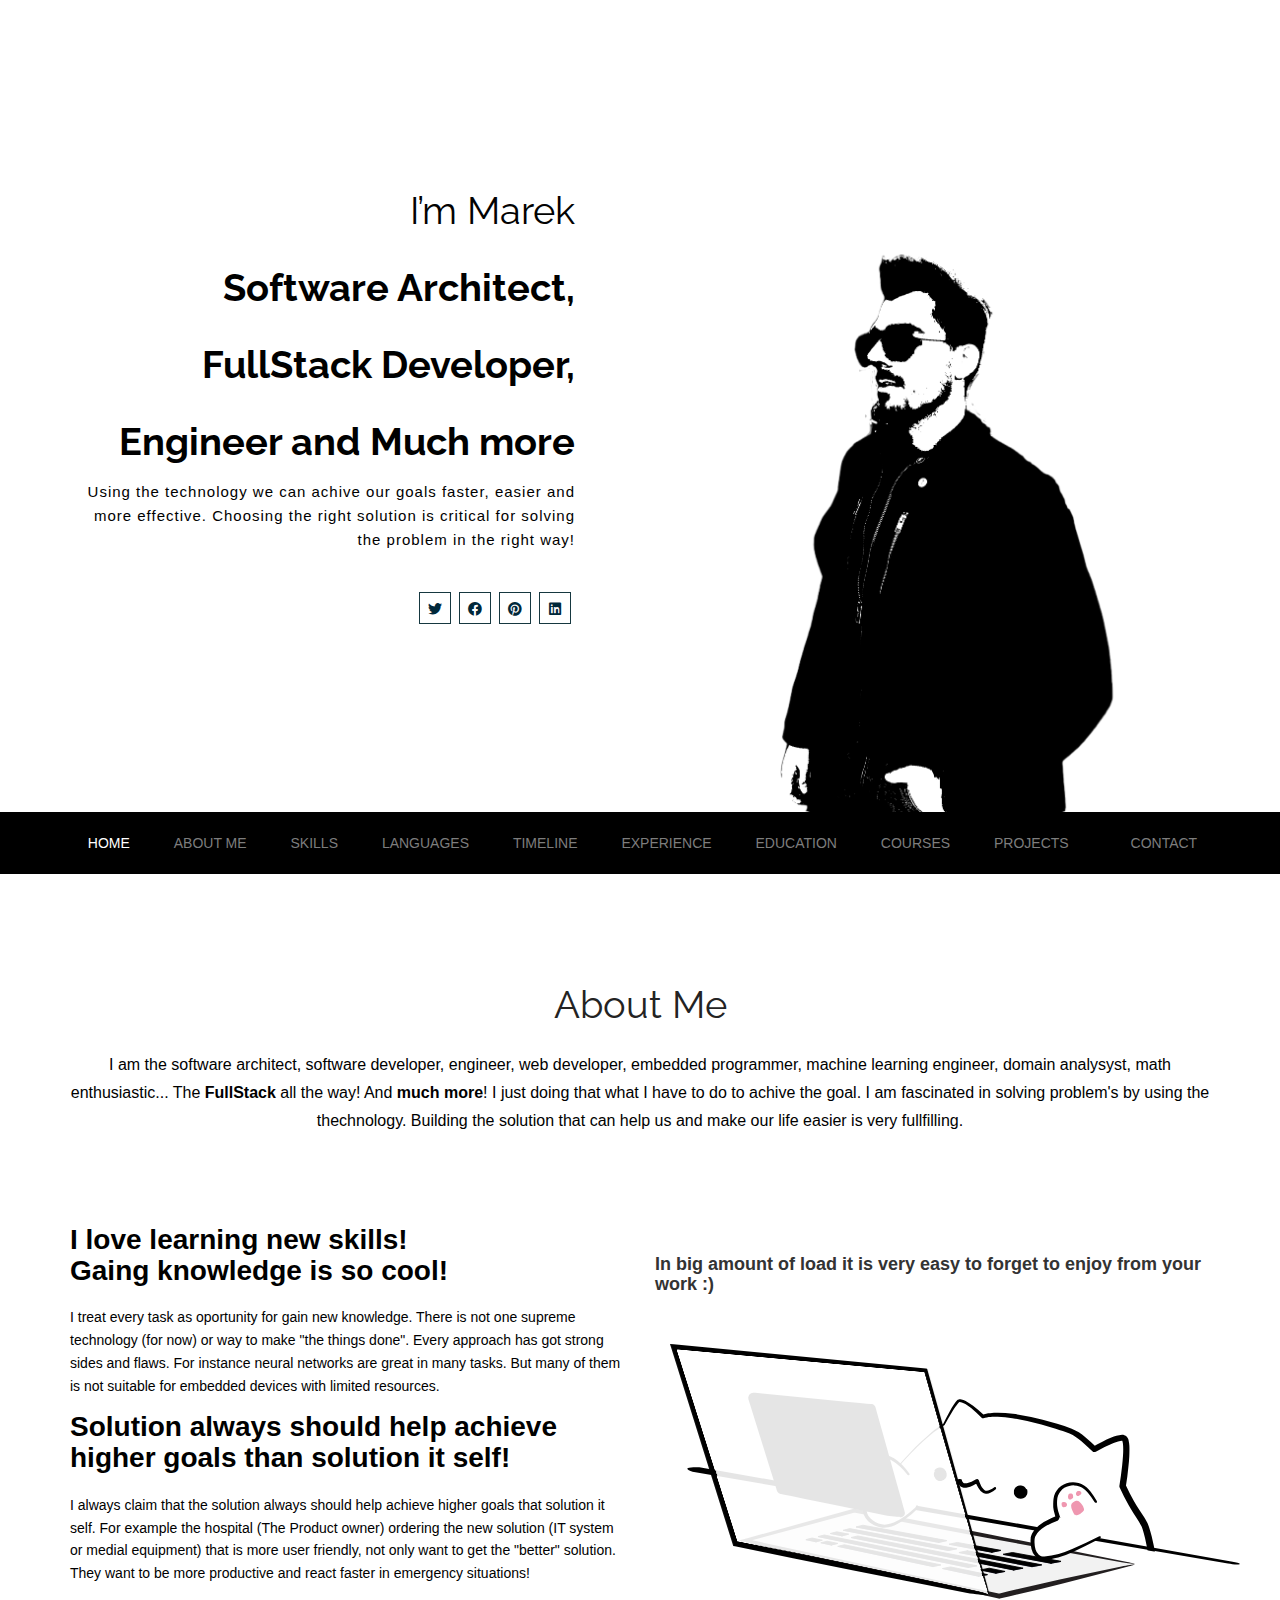
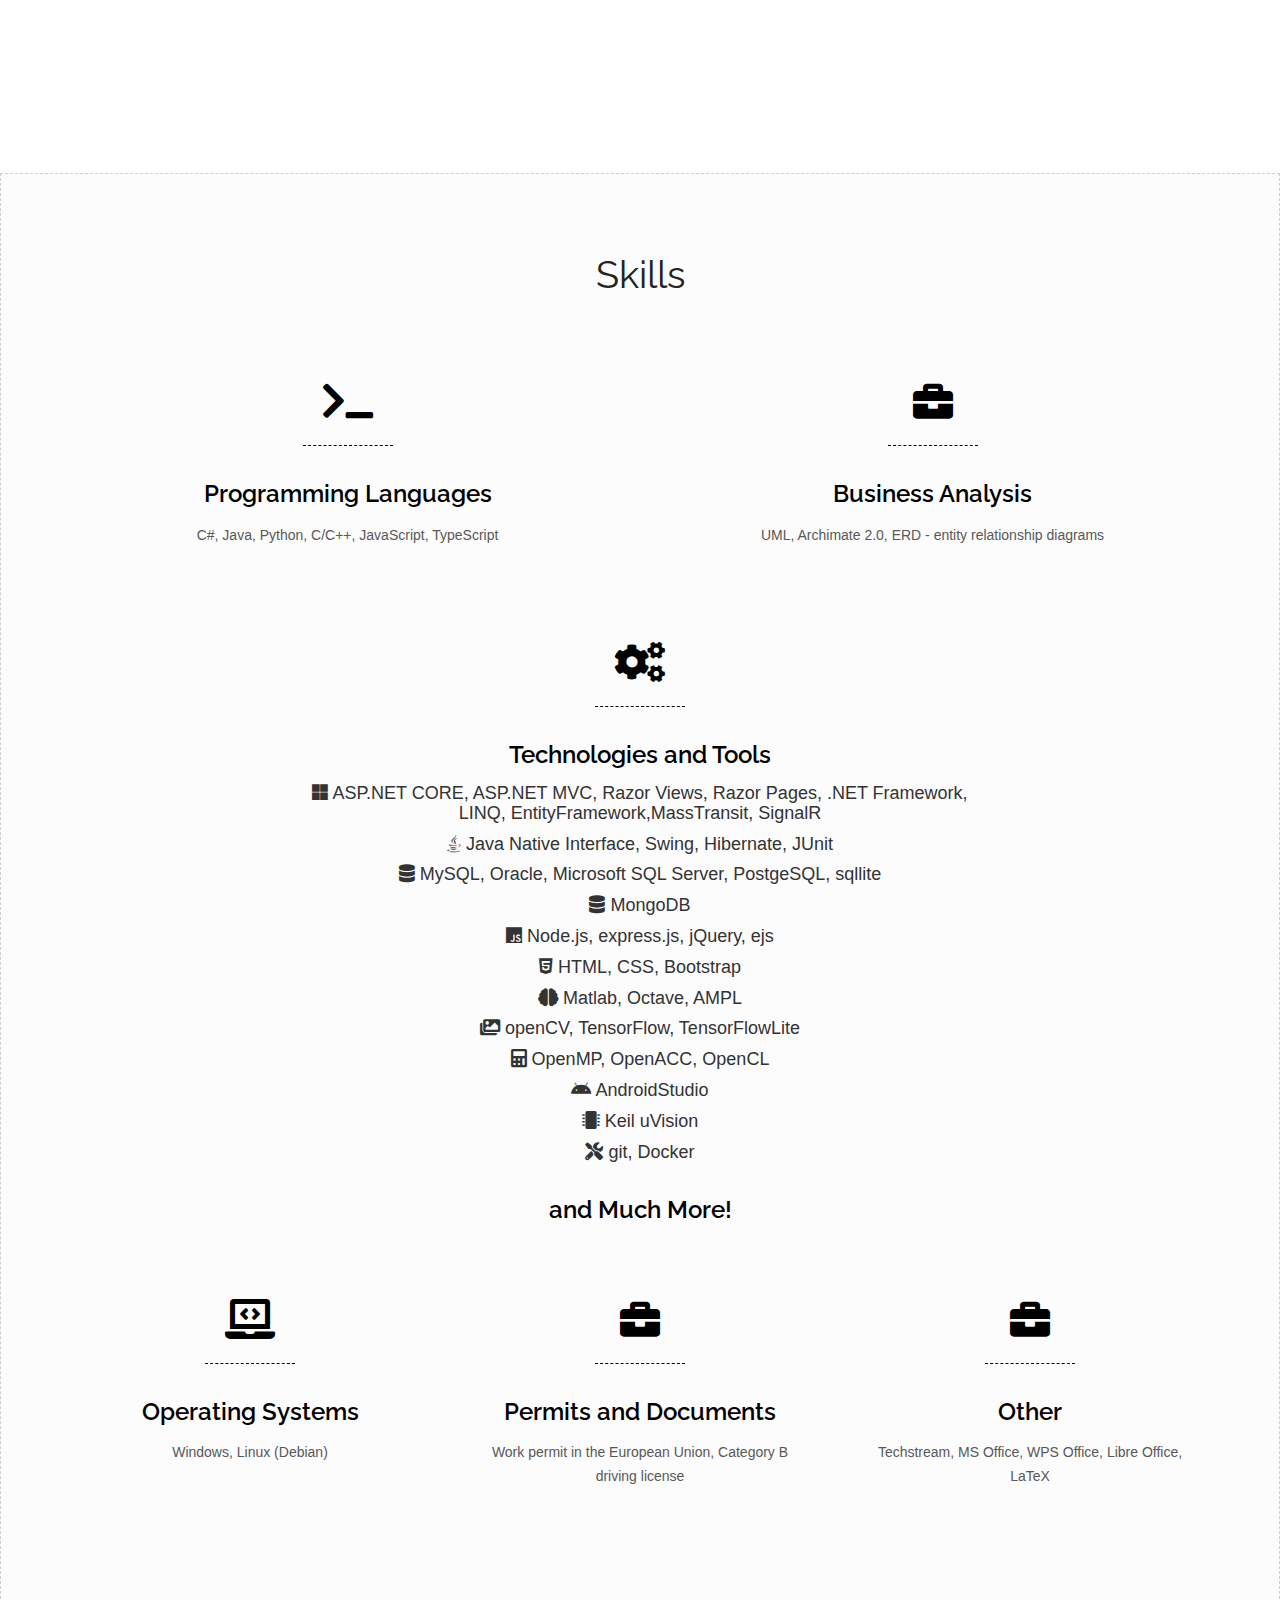
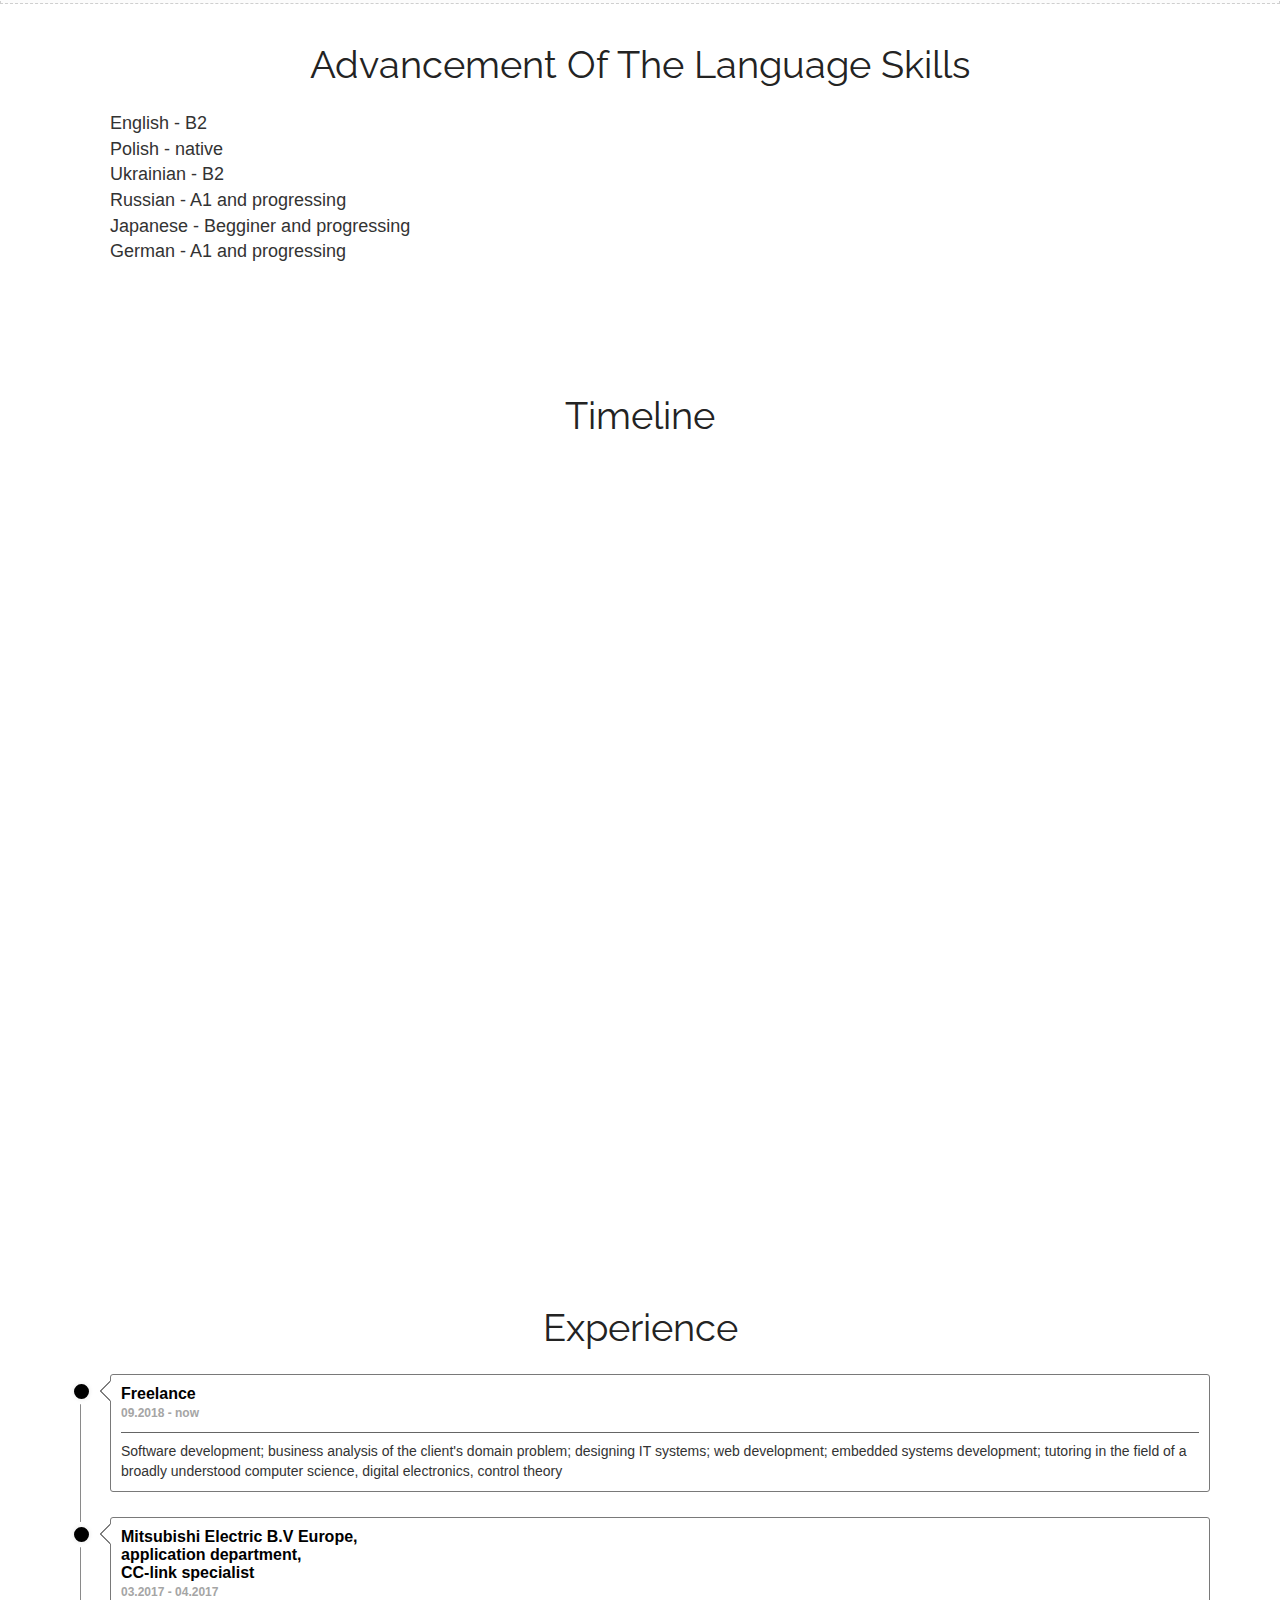
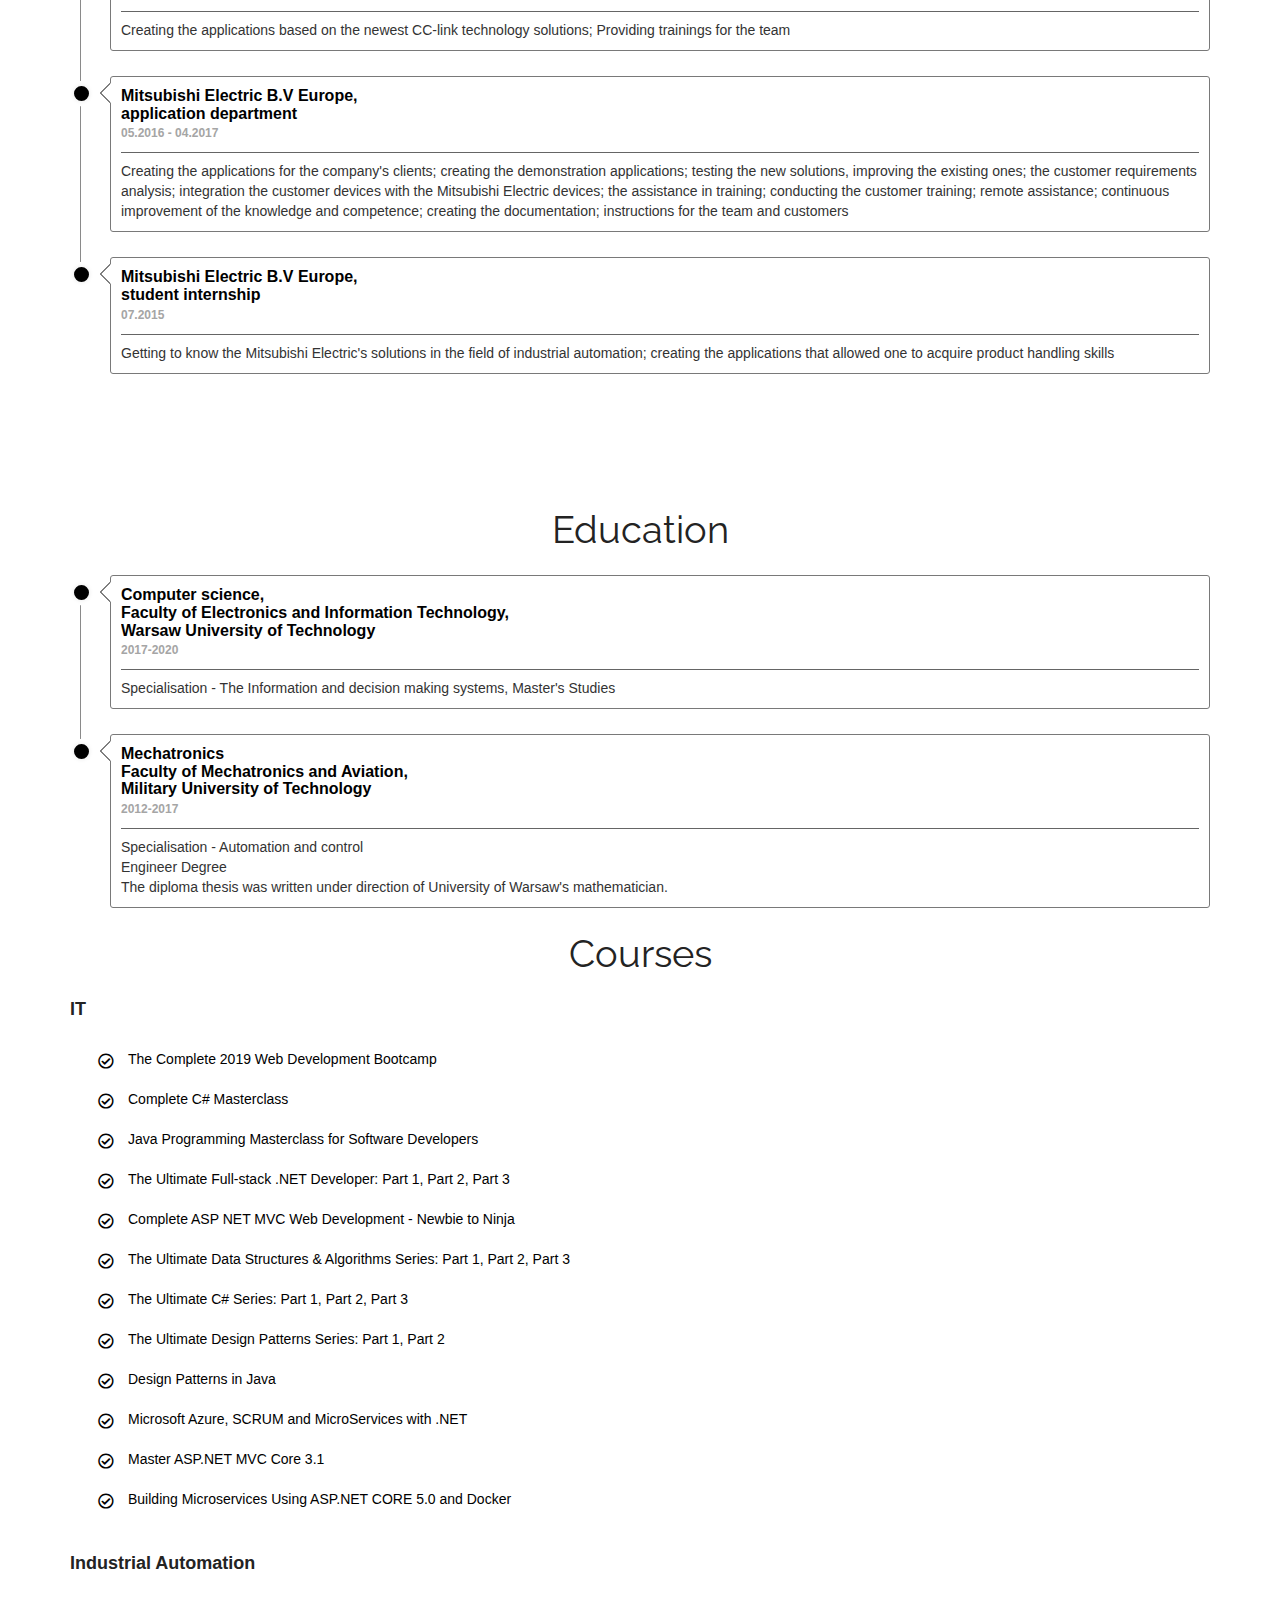
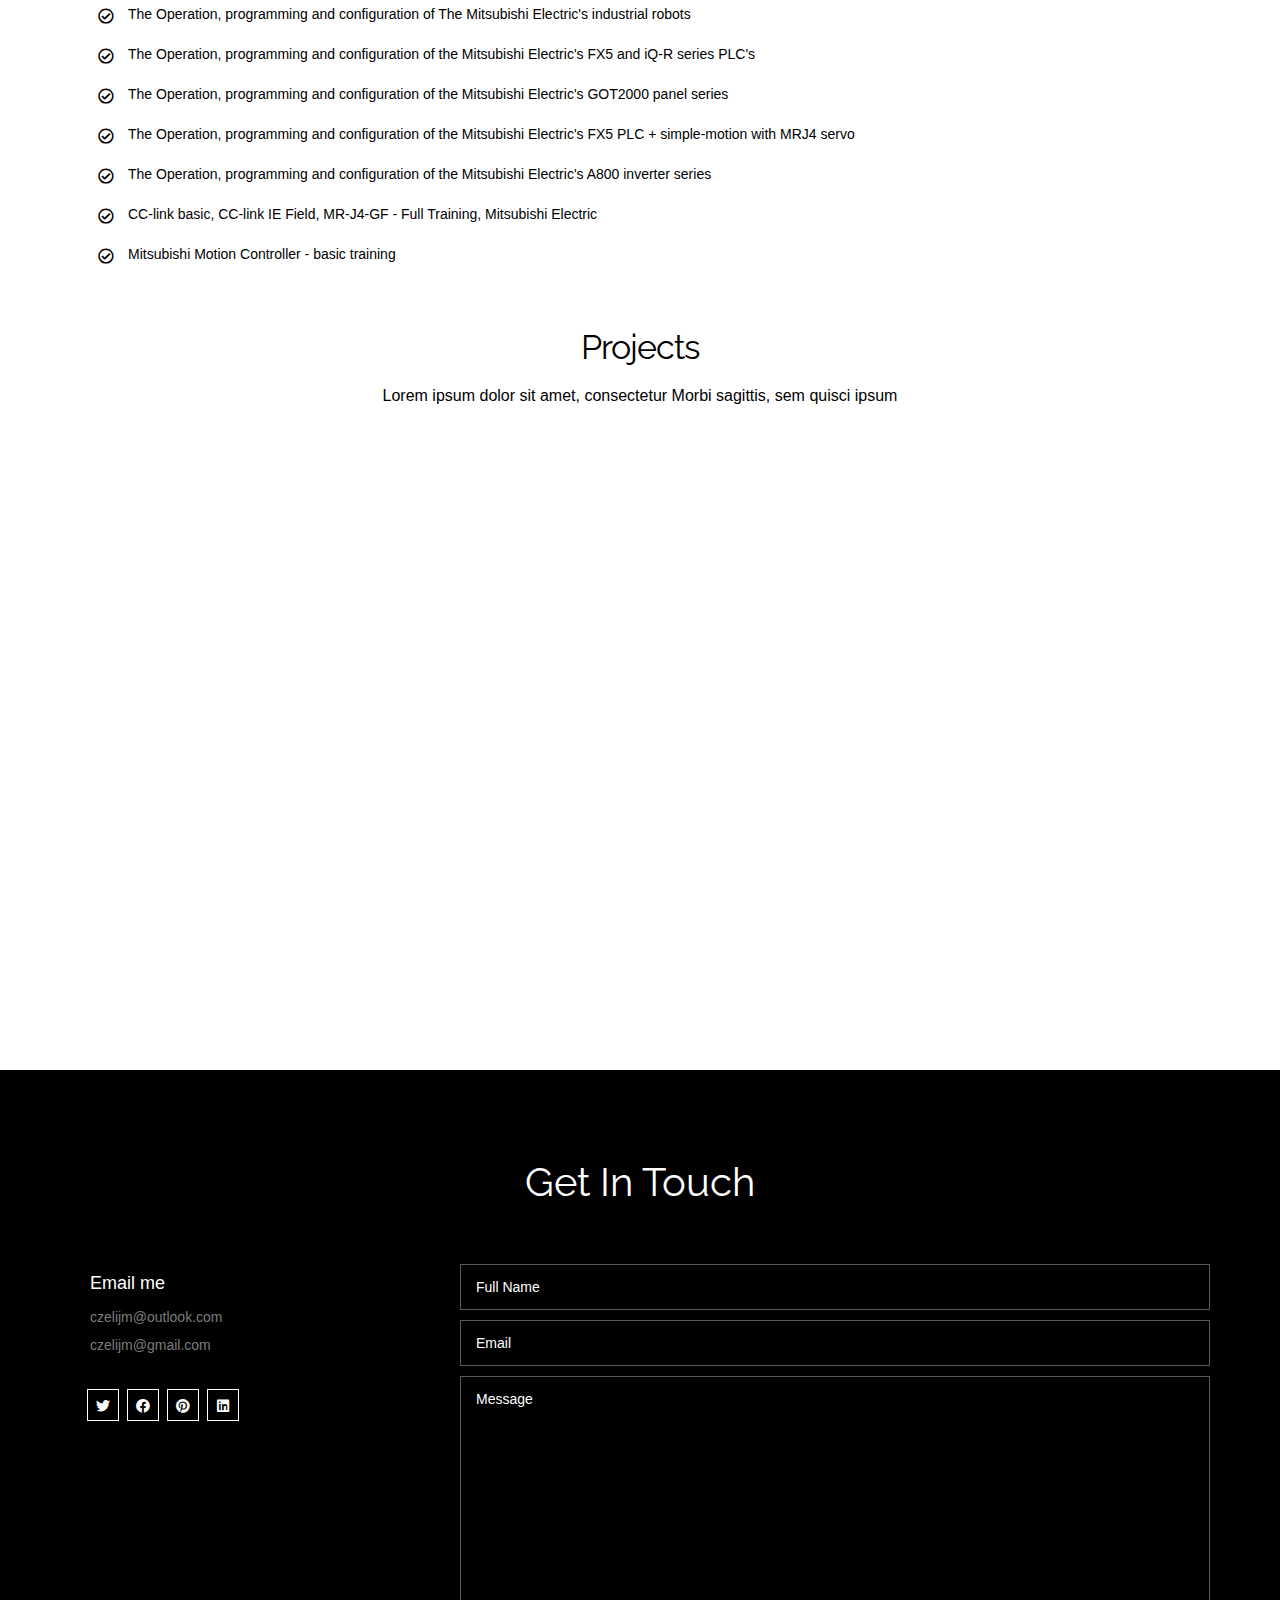
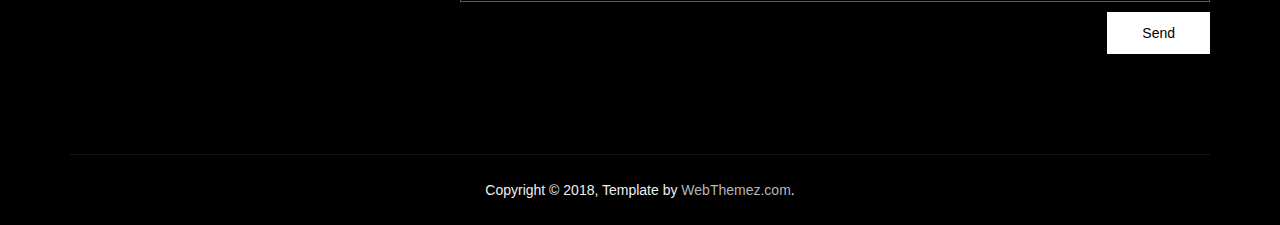
<file: index_broken.html>
<!DOCTYPE html>
<html>
<head>
<meta charset="utf-8">
<meta name="viewport" content="width=device-width, maximum-scale=1">
<title>Bootstrap Resume Template | Webthemez</title>
<link rel="icon" href="favicons/.-8349-favicon.png" type="image/png">
<link href="css/css-bootstrap.min.css" rel="stylesheet" type="text/css">
<link rel="stylesheet" href="css/fancybox-jquery.fancybox.css" type="text/css" media="screen">
<link href="css/css-style.css" rel="stylesheet" type="text/css"> 
<link rel="stylesheet" href="https://cdnjs.cloudflare.com/ajax/libs/font-awesome/5.14.0/css/all.css" >
<!-- <link href="css/css-font-awesome.css" rel="stylesheet" type="text/css">  -->
<!-- <link rel="stylesheet" href="https://stackpath.bootstrapcdn.com/font-awesome/4.7.0/css/font-awesome.min.css" integrity="sha384-wvfXpqpZZVQGK6TAh5PVlGOfQNHSoD2xbE+QkPxCAFlNEevoEH3Sl0sibVcOQVnN" crossorigin="anonymous"> -->
<link href="css/css-animate.css" rel="stylesheet" type="text/css">
<link href="css/css-bongo-cat.css" rel="stylesheet" media="all">
<link href="css/css-bongo-cat-responsive-addon.css" rel="stylesheet" media="all">

<!--[if lt IE 9]>
    <script src="js/respond-1.1.0.min.js"></script>
    <script src="js/html5shiv.js"></script>
    <script src="js/html5element.js"></script>
<![endif]-->
 
</head>
<body>

<!--Hero_Section-->
<section id="hero_section" class="top_cont_outer">
  <div class="hero_wrapper">
    <div class="container">
      <div class="hero_section">
        <div class="row">
          <div class="col-md-6">
		   
            <div class="top_left_cont intro zoomIn wow animated"> 
              <h2>I&rsquo;m Marek<br> <strong>Software Architect, FullStack Developer, Engineer and Much more</strong></h2>
              <p>
				Using the technology we can achive our goals faster, easier and more effective. 
				Choosing the right solution is critical for solving the problem in the right way!    </p>
                <div class="underline"></div>             
              <ul class="social_links">
				<li class="twitter animated bounceIn wow delay-02s animated" style="visibility: visible; animation-name: bounceIn;"><a href="javascript:void(0)"><i class="fab fa-twitter"></i></a></li>
				<li class="facebook animated bounceIn wow delay-03s animated" style="visibility: visible; animation-name: bounceIn;"><a href="javascript:void(0)"><i class="fab fa-facebook"></i></a></li>
				<li class="pinterest animated bounceIn wow delay-04s animated" style="visibility: visible; animation-name: bounceIn;"><a href="javascript:void(0)"><i class="fab fa-pinterest"></i></a></li>
				<li class="gplus animated bounceIn wow delay-05s animated" style="visibility: visible; animation-name: bounceIn;"><a href="javascript:void(0)"><i class="fab fa-linkedin"></i></a></li> 
			  </ul> 
			  </div>
          </div> 
		  <div class="col-md-6">
			  <!-- <img alt="" src="images/img-profile-pic.jpg"> -->
			  <img alt="" src="images/Threshold_picture.png">
		</div>
        </div>
      </div>
    </div>
  </div>
</section>
<!--Hero_Section--> 

<!--Header_section-->
<header id="header_wrapper"> 
    <div class="header_box">
    <!--  <div class="logo"><a href="#"><img src="img/logo.png" alt="logo"></a></div>-->
	  <nav class="navbar navbar-inverse" role="navigation">
      <div class="navbar-header">
        <button type="button" id="nav-toggle" class="navbar-toggle" data-toggle="collapse" data-target="#main-nav"> <span class="sr-only">Toggle navigation</span> <span class="icon-bar"></span> <span class="icon-bar"></span> <span class="icon-bar"></span> </button>
        </div>
	    <div id="main-nav" class="collapse navbar-collapse navStyle">
			<ul class="nav navbar-nav" id="mainNav">
			  <li class="active"><a href="#hero_section" class="scroll-link">Home</a></li>
			  <li><a href="#aboutUs" class="scroll-link">About Me</a></li>
			  <li><a href="#service" class="scroll-link">Skills</a></li>
			  <li><a href="#myLanguages" class="scroll-link">Languages</a></li>
			  <li><a href="#myTimeline" class="scroll-link">Timeline</a></li>
			  <li><a href="#experience" class="scroll-link">Experience</a></li>
			  <li><a href="#education" class="scroll-link">Education</a></li>
			  <li><a href="#courses" class="scroll-link">Courses</a></li>
			  <li><a href="#Portfolio" class="scroll-link">Projects</a></li>
			  <li><a href="#contact" class="scroll-link">Contact</a></li>
			</ul>
      </div>
	 </nav>
    </div> 
</header>
<!--Header_section--> 

<section id="aboutUs"><!--Aboutus-->
<div class="inner_wrapper aboutUs-container fadeInLeft animated wow">
  <div class="container">
    <h2>About Me</h2>
	<h6 class="text-center">I am the software architect, software developer, engineer, web developer, embedded programmer, machine learning engineer, domain analysyst, math enthusiastic... The <strong> FullStack </strong> all the way! And  <strong> much more</strong>! I just doing that what I have to do to achive the goal.
		I am fascinated in solving problem's by using the thechnology. Building the solution that can help us and make our life easier is very fullfilling.</h6>
    <div class="inner_section"> 
	  <div class="row">
						<div class="col-lg-12 about-us">
							<div class="row">
								<div class="col-md-6">
									<h3>I love learning new skills! <br> Gaing knowledge is so cool!</h3>
									<p>
										I treat every task as oportunity for gain new knowledge. There is not one supreme technology (for now) or way to make "the things done". Every approach has got strong sides and flaws. For instance neural networks are great in many tasks. But many of them is not suitable for embedded devices with limited resources.  
									</p>
									<h3>Solution always should help achieve higher goals than solution it self!</h3>
									<p>
										I always claim that the solution always should help achieve higher goals that solution it self. For example the hospital (The Product owner) ordering the new solution (IT system or medial equipment) that is more user friendly, not only want to get the "better" solution. They want to be more productive and react faster in emergency situations!
									</p>
									

									<!-- <ul class="about-us-list">
										<li class="points">Consectetur Morbi sagittis, sem quisci ipsum gravida tortor</li>
										<li class="points">Morbi sagittis, sem quis lacinia faucibus, orci ipsum gravida </li>
										<li class="points">Lorem ipsum dolor sit amet, consectetur Morbi sagittis, sem quisci gravida </li>
                                        <li class="points">Sagittis, sem quis lacinia faucibus, orci ipsum gravida </li>
										<li class="points">Ipsum dolor sit amet, consectetur Morbi sagittis, sem quisci</li>
									</ul> -->
									<!-- /.about-us-list -->
								 
								</div><!-- /.col-md-6 -->
								
							<div class="col-md-6"> <br>
							<h4>
								<strong> 
									In big amount of load it is very easy to forget to enjoy from your work :)
								</strong>
							</h4>
								
								<br><br>
									 <!-- BONGO CAT START -->
									<div class="bongo-cat-container">
										<div class="content">
											<div class="container" style="z-index: -1;">
											<svg id="bongo-cat" xmlns="http://www.w3.org/2000/svg" xmlns:xlink="http://www.w3.org/1999/xlink" viewBox="0 0 787.3 433.8" class="bongo-cat-responsive-addon">
												<defs>
												<symbol id="eye" data-name="eye" viewBox="0 0 19.2 18.7">
													<circle cx="9.4" cy="9.1" r="8"></circle>
													<path d="M16.3,5.1a1.3,1.3,0,0,1-1.4-.3,7.2,7.2,0,0,0-4.5-2.6A7.2,7.2,0,0,0,5.5,3.5,6.8,6.8,0,0,0,2.8,7.8a6.8,6.8,0,0,0,1,4.8,6.2,6.2,0,0,0,4,2.7,6.1,6.1,0,0,0,4.6-.7,6.7,6.7,0,0,0,2.9-3.7,6.4,6.4,0,0,0-.5-4.5c-.1-.2.8-1,1.5-1.3s2.2,0,2.3.5a9.4,9.4,0,0,1-.2,7.2,9.4,9.4,0,0,1-5.1,5.1,9,9,0,0,1-7,.2A9.6,9.6,0,0,1,1,13.5,9.2,9.2,0,0,1,.4,6.6,8.9,8.9,0,0,1,4.6,1.3,9,9,0,0,1,11.2.2,9.3,9.3,0,0,1,16.7,4C16.9,4.3,17,4.8,16.3,5.1Z"></path>
												</symbol>
												<symbol id="paw-pads" data-name="paw-pads" viewBox="0 0 31.4 33.9">
													<path d="M6.8,16a3.7,3.7,0,0,1,1.1,2.8,3.2,3.2,0,0,1-1.6,2.6L5,21.8H4.4a2.8,2.8,0,0,1-1.8.3A4.2,4.2,0,0,1,.2,19.1,7.7,7.7,0,0,1,0,17.6a2.8,2.8,0,0,1,.6-2,3.2,3.2,0,0,1,2.1-.8H4A5,5,0,0,1,6.8,16Zm7.3-4.8a1.8,1.8,0,0,0,.7-.5l.7-.4a3.5,3.5,0,0,0,1.1-1,3.2,3.2,0,0,0,.3-1.4,1.4,1.4,0,0,0-.2-.6,3.4,3.4,0,0,0-.3-2.4,3.2,3.2,0,0,0-2.1-1.5H13.1a4.7,4.7,0,0,0-1.6.4,2,2,0,0,0-.9.9l-.4.6v.4a6.1,6.1,0,0,0-.5,1.2,4.3,4.3,0,0,0,0,1.6,3.5,3.5,0,0,0,.5,2l.7.6a3.3,3.3,0,0,0,1.7.7A3,3,0,0,0,14.1,11.2ZM22.7,7l.6.2h.3A2.3,2.3,0,0,0,25,6.8l.4-.3.6-.3a7.5,7.5,0,0,0,1.5-.9,4.2,4.2,0,0,0,.8-1.2,1.9,1.9,0,0,0,.1-1.5A2.6,2.6,0,0,0,27.5,1,3.5,3.5,0,0,0,23.6.3a3.8,3.8,0,0,0-2,1.5,4.8,4.8,0,0,0-.7,2,3.6,3.6,0,0,0,.9,2.6ZM31,24.1a13.5,13.5,0,0,0-2.2-4.7,36.6,36.6,0,0,0-3.2-3.9,5.3,5.3,0,0,0-5-1.9,10.5,10.5,0,0,0-4.5,2.2A5.6,5.6,0,0,0,13.5,20a15.1,15.1,0,0,0,1.2,6.3c.8,2,1.7,4,2.6,5.9a1.6,1.6,0,0,0,1.5.8,1.7,1.7,0,0,0,1.9.9,17.1,17.1,0,0,0,8.7-4.8,8.2,8.2,0,0,0,1.7-2C31.6,26.3,31.3,25,31,24.1Z" fill="#ef97b0"></path>
												</symbol>
												</defs>
												<g id="head">
												<g id="head__outline">
													<path d="M303.2,186.3c4-7,14.8-20.2,20-26,17-19,34.6-34.9,43-41l12-8s16.6-32,21-33c9-2,33,22,33,22s20-9,79,7c41,11.1,47,14,57,22,7.5,6,18,16,18,16s33.7-19.5,41-15-2,66-2,66,5.9,12.9,11,22c9.1,16.2,13.6,20.2,19,31,3.6,7.2,8.4,28.5,10.5,43.5l-385-62Z" fill="#fff"></path>
													<path d="M302.9,186.9c-1.2,3-5.9,12.6-9,18.8l-12.5,25.5-.6-1.2c32.2,4.8,64.4,9.2,96.6,13.6s64.4,8.9,96.5,13.7,64.3,9.7,96.4,14.9,64.1,10.5,96.2,15.8l-5.6,5.5c-1.2-8.5-2.8-17.1-4.8-25.6-1-4.1-2.1-8.4-3.4-12.3l-.5-1.4-.5-1.4-.6-1.3-.7-1.3a59.5,59.5,0,0,0-3.1-5.5c-2.2-3.6-4.7-7.2-7.1-11s-4.8-7.6-7-11.5c-4.5-7.9-8.3-15.9-12.1-24a4,4,0,0,1-.3-2.6h0c1.4-9.1,2.7-18.2,3.7-27.4.5-4.5.9-9.1,1.2-13.7s.4-9.1.2-13.4a26.4,26.4,0,0,0-.8-6,8.1,8.1,0,0,0-.3-1.1c-.1-.3-.2-.4-.1-.3h.3c0,.1.1.1,0,.1h-.6a11.9,11.9,0,0,0-2.5.2,16.3,16.3,0,0,0-3,.7,56.7,56.7,0,0,0-6.2,2.1,212.6,212.6,0,0,0-24.5,11.9h-.1a3.9,3.9,0,0,1-4.7-.6c-4.9-4.7-10-9.4-15.1-13.8a86.6,86.6,0,0,0-7.9-6,46.1,46.1,0,0,0-8.5-4.6c-6-2.6-12.6-4.6-19.2-6.7l-19.8-5.7a324.9,324.9,0,0,0-40-8.9,196.8,196.8,0,0,0-20.2-1.8c-1.7,0-3.4-.1-5.1,0h-2.5l-2.5.2-2.5.2-2.4.4-2.4.5-1.1.3h-.5l-.4.2H433a2.5,2.5,0,0,1-2.6-.7c-4.6-4.6-9.5-9.1-14.5-13.2a82.7,82.7,0,0,0-7.9-5.7L403.9,81a10.8,10.8,0,0,0-4-.9c-.1,0-.3,0-.3.1h0l-.7.5-1.5,1.7c-1,1.2-2,2.6-2.9,3.9s-3.6,5.5-5.3,8.3c-3.5,5.7-6.8,11.4-9.9,17.3h0l-.4.4-10.2,6.6a53.6,53.6,0,0,0-4.9,3.4l-4.6,3.8c-6.2,5.1-12.1,10.6-17.9,16.2s-11.3,11.4-16.7,17.4c-2.7,3-5.3,6.1-7.8,9.2s-5,6.3-7.4,9.5c-4.2,5.6-7,10-5.7,7.1a34.1,34.1,0,0,1,2.1-3.8l3.8-5.6c2.9-4,6.3-8.3,8.5-10.9s4.4-5.2,6.7-7.7l6.9-7.4c4.7-4.9,9.4-9.7,14.3-14.3s9.8-9.3,15-13.7l4-3.2,4.2-2.9,8.3-5.7-.4.4c3-5.9,6.1-11.8,9.4-17.7,1.6-2.9,3.3-5.8,5.1-8.6l2.9-4.3,1.8-2a7.5,7.5,0,0,1,1.3-1.1c.1-.2.6-.4,1-.5l.9-.2h1.7l1.4.2,2.7.8c1.7.7,3.3,1.5,4.8,2.3a84,84,0,0,1,8.5,5.7A175.7,175.7,0,0,1,434,98.5l-2.9-.6.8-.3.7-.2L434,97l2.7-.7,2.7-.5a23,23,0,0,1,2.6-.3l2.7-.3,2.7-.2h5.3a182.1,182.1,0,0,1,21,1.3,332.5,332.5,0,0,1,41.1,8.4l20,5.5c6.7,2,13.4,4,20.1,6.7a65.3,65.3,0,0,1,9.8,5.1c3.1,2.1,5.9,4.3,8.6,6.5,5.4,4.5,10.6,9.2,15.7,14l-4.8-.6c4.1-2.4,8.2-4.6,12.4-6.7s8.6-4.2,13-6c2.3-.9,4.6-1.7,7-2.4a23.4,23.4,0,0,1,3.8-.9,20,20,0,0,1,4.4-.4h1.3l1.5.4a5.1,5.1,0,0,1,1.7.7l.9.7.8.7a8.3,8.3,0,0,1,1.6,2.6,12.7,12.7,0,0,1,.8,2.3,44.6,44.6,0,0,1,1.1,7.7c.2,5,.1,9.7-.1,14.4s-.7,9.5-1.2,14.1c-.9,9.4-2.1,18.6-3.6,27.9l-.3-2.6c3.7,7.9,7.5,15.8,11.8,23.3,2.1,3.7,4.4,7.4,6.8,11s4.9,7.2,7.3,11.1c1.3,2,2.4,4,3.5,6.1a10.9,10.9,0,0,0,.8,1.5l.8,1.8.7,1.7.6,1.7c1.5,4.4,2.6,8.7,3.7,13.1a262,262,0,0,1,5.2,26.4,4.9,4.9,0,0,1-4.1,5.6h-1.5c-32.1-5-64.2-9.9-96.3-15.1s-64.1-10.6-96.1-16.1-64-11.4-96-17.4-63.9-11.9-95.9-17.4h-.1a.8.8,0,0,1-.6-.9v-.2l16.6-32.1C299.8,192.2,304.1,183.9,302.9,186.9Z"></path>
												</g>
												<g id="head__face">
													<g id="eyes">
													<use width="19.2" height="18.7" transform="translate(474.8 195.2)" xlink:href="#eye"></use>
													<use width="19.2" height="18.7" transform="matrix(-0.51, -0.85, 0.82, -0.5, 370.39, 192.59)" xlink:href="#eye"></use>
													</g>
													<g id="mouth">
													<path d="M399.2,186.3c.9,3.6,2.6,7.8,6,9,6.4,2.3,19-6,19-6s4.1,12.4,10,15,10.7-1.7,16-6" fill="#fff"></path>
													<path d="M450.2,198.3c.6,1.2.2,1.9-.2,2.2a36.7,36.7,0,0,1-7.6,4.9,14.9,14.9,0,0,1-4.8,1.4h-1.4l-1.3-.2-1.4-.4-1.3-.6a21.6,21.6,0,0,1-6.4-7.2,52.8,52.8,0,0,1-4-8.3l3.8,1.3a62.3,62.3,0,0,1-7.1,4.1,32.1,32.1,0,0,1-7.9,2.8,13.2,13.2,0,0,1-4.9.2l-1.4-.3a7.5,7.5,0,0,1-1.3-.6,7.9,7.9,0,0,1-2.3-1.6,16.8,16.8,0,0,1-2.9-4,24.1,24.1,0,0,1-1.6-4.2c-.1-.5,1.6-1.3,3-1.4s3.5.2,3.6.6a10.3,10.3,0,0,0,2.6,4.9l.7.5h2.4l1.5-.2a28.4,28.4,0,0,0,6.5-2c2.1-1,4.3-2.1,6.3-3.3h.1a2.5,2.5,0,0,1,3.4.9l.3.5a43.1,43.1,0,0,0,3.2,7.7,19.8,19.8,0,0,0,2.2,3.4,8.1,8.1,0,0,0,2.6,2.6,5,5,0,0,0,3,.7,10.8,10.8,0,0,0,3.7-1,33.4,33.4,0,0,0,7.2-4.3C448.8,197.4,449.5,197.2,450.2,198.3Z"></path>
													</g>
												</g>
												</g>
												<g id="table">
												<path d="M65.7,181.8l714,124c0,74-2,54-2,128l-673-161Z" fill="#fff"></path>
												<path d="M786.7,304.2c-2.7,1.2-10.8,0-16.1-.9L31.1,176.4c-5.2-.9-8.9-3.8-6.2-5s14.3-1.4,19.5-.5L777.1,300.6C782.3,301.6,789.4,303.1,786.7,304.2Z"></path>
												</g>
												<g id="laptop">
												<g id="laptop__base">
													<polygon points="641.9 304.1 454.7 348.2 103.8 271.3 254.6 230.3 641.9 304.1" fill="#f2f2f2"></polygon>
													<path d="M641.9,304.1c1.5-.1-2.3,1.5-10.3,3.6-28.9,7.5-58.1,15.2-87.7,22.6s-59.1,14.5-88.4,21.3l-.8.2-.8-.2-349.5-78-1.1-.2-8.7-1.9,8.6-2.3,150.6-41.5.6-.2h.7c62.5,11.7,125.5,23.6,188.4,35.9s125.6,25.1,188,37.6c8,1.6,11.9,3,10.4,3a185.6,185.6,0,0,1-18.4-2.6c-61.9-11.2-123.6-22.2-185-33.5s-122.7-23.1-184.4-35h1.2L104.4,273.4h-.1v-4.3l351.2,75.7h-1.5c28.3-6.7,56.3-13.3,84.3-19.5s56.5-12,85.2-18.1C631.3,305.6,640.4,304.1,641.9,304.1Z" fill="#231f20"></path>
												</g>
												<g id="laptop__keyboard">
													<polygon points="371.1 274.8 256.8 253.5 257 252.7 266.2 251.1 382.4 271.5 382.3 272.3 371.1 274.8" fill="#3e3e54"></polygon>
													<polygon points="237.4 265.6 221.3 262.4 221.4 261.7 230.2 260.2 246.8 262.6 246.6 263.4 237.4 265.6" fill="#3e3e54"></polygon>
													<polygon points="474.6 312.9 249.9 268.1 250.1 267.3 259.2 265.8 487.7 309.6 487.5 310.5 474.6 312.9" fill="#3e3e54"></polygon>
													<polygon points="411.8 309.4 204.2 266.7 204.4 266 212.9 264.5 423.9 306.3 423.7 307.2 411.8 309.4" fill="#3e3e54"></polygon>
													<polygon points="450 317.3 428.5 312.9 428.8 312 440.7 310.6 462.7 314.1 462.5 315 450 317.3" fill="#3e3e54"></polygon>
													<polygon points="201.6 273.9 187.5 270.9 187.7 270.2 196 268.7 210.4 271 210.3 271.7 201.6 273.9" fill="#3e3e54"></polygon>
													<polygon points="222.6 278.3 208.1 275.3 208.3 274.5 216.9 273.1 231.8 275.4 231.6 276.2 222.6 278.3" fill="#3e3e54"></polygon>
													<polygon points="362.9 308.1 231.5 280.2 231.7 279.5 240.7 278.1 374.2 305.1 374 305.9 362.9 308.1" fill="#3e3e54"></polygon>
													<polygon points="444.3 288.4 385.2 277.4 385.4 276.5 396.6 274.9 456.9 285.1 456.7 285.9 444.3 288.4" fill="#3e3e54"></polygon>
													<polygon points="526.1 303.6 460.1 291.3 460.3 290.4 472.8 288.9 540.1 300.2 539.9 301.1 526.1 303.6" fill="#3e3e54"></polygon>
													<polygon points="426.2 321.6 376.1 310.9 376.3 310.1 387.4 308.7 438.5 318.5 438.3 319.4 426.2 321.6" fill="#3e3e54"></polygon>
													<g>
													<polygon points="410.6 286.5 399.1 288 398.9 288.8 499.9 308.3 513.3 305.9 513.5 305 410.6 286.5" fill="#3e3e54"></polygon>
													<polygon points="395.7 283.7 395.9 282.8 248.2 255.7 239.2 257.3 239 258 384.3 286 395.7 283.7" fill="#3e3e54"></polygon>
													</g>
													<polygon points="371.3 273.9 256.9 252.7 266.4 250.3 382.4 271.5 371.3 273.9" stroke="#000" stroke-linecap="round" stroke-linejoin="round" stroke-width="1.2"></polygon>
													<polygon points="237.6 264.9 221.4 261.7 230.4 259.4 246.8 262.6 237.6 264.9" stroke="#000" stroke-linecap="round" stroke-linejoin="round" stroke-width="1.2"></polygon>
													<polygon points="474.8 312 250 267.3 259.4 265.1 487.7 309.6 474.8 312" stroke="#000" stroke-linecap="round" stroke-linejoin="round" stroke-width="1.2"></polygon>
													<polygon points="412 308.5 204.4 266 213.1 263.8 423.9 306.3 412 308.5" stroke="#000" stroke-linecap="round" stroke-linejoin="round" stroke-width="1.2"></polygon>
													<polygon points="450.2 316.4 428.8 312 440.9 309.7 462.8 314.1 450.2 316.4" stroke="#000" stroke-linecap="round" stroke-linejoin="round" stroke-width="1.2"></polygon>
													<polygon points="201.7 273.1 187.7 270.2 196.2 268 210.4 271 201.7 273.1" stroke="#000" stroke-linecap="round" stroke-linejoin="round" stroke-width="1.2"></polygon>
													<polygon points="222.8 277.6 208.3 274.5 217.1 272.4 231.8 275.4 222.8 277.6" stroke="#000" stroke-linecap="round" stroke-linejoin="round" stroke-width="1.2"></polygon>
													<polygon points="363.1 307.3 231.7 279.5 240.9 277.3 374.2 305.1 363.1 307.3" stroke="#000" stroke-linecap="round" stroke-linejoin="round" stroke-width="1.2"></polygon>
													<polygon points="444.6 287.5 385.4 276.5 396.8 274.1 456.9 285 444.6 287.5" stroke="#000" stroke-linecap="round" stroke-linejoin="round" stroke-width="1.2"></polygon>
													<polygon points="526.3 302.7 460.3 290.4 473 288 540.1 300.2 526.3 302.7" stroke="#000" stroke-linecap="round" stroke-linejoin="round" stroke-width="1.2"></polygon>
													<polygon points="426.4 320.7 376.3 310.1 387.6 307.9 438.5 318.5 426.4 320.7" stroke="#000" stroke-linecap="round" stroke-linejoin="round" stroke-width="1.2"></polygon>
													<g>
													<polygon points="410.7 285.6 399.1 288 500.1 307.4 513.5 305 410.7 285.6" stroke="#000" stroke-linecap="round" stroke-linejoin="round" stroke-width="1.2"></polygon>
													<polygon points="395.9 282.8 248.4 255 239.2 257.3 384.5 285.2 395.9 282.8" stroke="#000" stroke-linecap="round" stroke-linejoin="round" stroke-width="1.2"></polygon>
													</g>
												</g>
												<g id="paw-right">
													<g id="paw-right--down">
													<path d="M293.2,191.3l10-7s-18.4,11.1-24,20-13,20.4-9,31c4.7,12.4,20.5,15.7,22,16,20,3.8,47.8-24.3,47.8-24.3s1.9-3.3,2.2-3.7" fill="#fff"></path>
													<path d="M342.1,223.4c.9,1.2.2,2.8-.3,3.7l-.4.7-.3.3a118.1,118.1,0,0,1-14.2,12.3,83.2,83.2,0,0,1-16.2,9.8,43.9,43.9,0,0,1-9.3,3,26.3,26.3,0,0,1-10.1.2,44.5,44.5,0,0,1-9.3-3.2,34.2,34.2,0,0,1-8.3-5.5,23,23,0,0,1-5.8-8.5,21.3,21.3,0,0,1-1.3-10.3,34.9,34.9,0,0,1,2.7-9.7,76.1,76.1,0,0,1,4.5-8.5l2.4-4,.6-1,.8-1.1a15.6,15.6,0,0,1,1.6-2,49.9,49.9,0,0,1,7-6.8,136.1,136.1,0,0,1,15.3-11.2,3.1,3.1,0,0,1,4.4,1,3,3,0,0,1-.8,4.2H305l-8.6,6.2c-.9.6-2.7-.5-3.1-1.9s.5-4.4,1.5-5l6.6-4.5,3.5,5.3A131.9,131.9,0,0,0,290,197.4a52.7,52.7,0,0,0-6.4,6,6.5,6.5,0,0,0-1.3,1.6l-.6.8-.7,1-2.4,3.8c-1.6,2.6-3.1,5.2-4.4,7.8a27.7,27.7,0,0,0-2.4,8.1,15.6,15.6,0,0,0,.8,8,17.4,17.4,0,0,0,4.4,6.7,27.2,27.2,0,0,0,7.1,4.9,39.5,39.5,0,0,0,8.1,3,21.6,21.6,0,0,0,8.4,0,37.8,37.8,0,0,0,8.5-2.6,84.9,84.9,0,0,0,15.7-9,142.4,142.4,0,0,0,14.1-11.6l-.3.3,1.1-1.8C340.3,223.4,341.3,222.2,342.1,223.4Z"></path>
													</g>
													<g id="paw-right--up">
													<g>
														<path d="M282.2,215.2c-1.6-1.6-12.8-17.9-14-34.3-.1-2.5,1.7-16,12.9-22.4s22.3-1.9,26.2.4c12.2,7.3,21.2,19.1,22.8,22.4" fill="#fff"></path>
														<path d="M330,181.2a2.4,2.4,0,0,1-2.6-1.3,71.4,71.4,0,0,0-9.8-10.8,64,64,0,0,0-11.7-8.6,26.3,26.3,0,0,0-6.5-2.3,26.9,26.9,0,0,0-6.9-.6,24.9,24.9,0,0,0-6.7,1.3,20.8,20.8,0,0,0-5.8,3.3,23.1,23.1,0,0,0-7.6,11,32.5,32.5,0,0,0-1.4,6.6,6.6,6.6,0,0,0,.1,1.4l.2,1.8c.1,1.2.4,2.3.6,3.5a65,65,0,0,0,4.8,13.4c1,2.2,2.2,4.3,3.4,6.4a43.1,43.1,0,0,0,3.9,5.9.6.6,0,0,1,0,.6c0,.2-.2.4-.4.7a5.7,5.7,0,0,1-1.5,1.6c-1.3.6-4.1.1-4.6-.6a89.5,89.5,0,0,1-7.2-13.7,63.7,63.7,0,0,1-4.3-14.9,25.7,25.7,0,0,1-.5-4c0-.3-.1-.6-.1-1v-1.2a12.5,12.5,0,0,1,.2-2.1,35.2,35.2,0,0,1,2.4-7.8,28.6,28.6,0,0,1,4.1-6.9,24.6,24.6,0,0,1,6.1-5.5,26.2,26.2,0,0,1,15.5-4.2,28.9,28.9,0,0,1,7.8,1.2l3.8,1.3,1.8.9,1.8,1a78.2,78.2,0,0,1,11.9,9.6,80.2,80.2,0,0,1,9.7,11.8C331.1,179.7,331.4,181,330,181.2Z"></path>
													</g>
													<use width="31.4" height="33.93" transform="translate(273.2 166.1) rotate(-5.6)" xlink:href="#paw-pads"></use>
													</g>
												</g>
												<g id="laptop__terminal">
													<path d="M316.9,238.7,153.5,205.2a5.1,5.1,0,0,1-4-3.5L109.8,75.4c-1-3.3,1.9-6.6,5.6-6.3L277.9,84.5a5.2,5.2,0,0,1,4.6,3.7l40.7,144.4C324.2,236.2,320.8,239.5,316.9,238.7Z"></path>
													<path d="M317.3,238.7a7.9,7.9,0,0,0,2.2-.7,5,5,0,0,0,2.2-1.9,3.7,3.7,0,0,0,.6-2.9l-.3-.8-.2-.9a15.4,15.4,0,0,1-.5-1.7L300,154.6l-10.7-37.5L284,98.3l-2.6-9.4a7.9,7.9,0,0,0-.4-.9,4.3,4.3,0,0,0-.4-.7,3.3,3.3,0,0,0-1.5-1.1l-.9-.3h-1.1l-2.4-.2L119.2,71.2l-2.4-.3h-2.2a3.3,3.3,0,0,0-2.8,1.6,2.4,2.4,0,0,0-.5,1.4v.8c.1.1.1.2.1.4l.2.6,1.5,4.6L119,98.8l11.8,37.3,11.7,37.2,5.9,18.6,2.9,9.3a3.4,3.4,0,0,0,2.2,2h1l1.2.3,2.4.4,153,31.1c4.3.9,7.4,2.9,5.2,3.3s-11.7-.1-16-1l-75.8-15.7L186.6,214l-19-3.9-9.5-2-4.7-1h-.7l-.8-.3a6.1,6.1,0,0,1-1.4-.7,7.6,7.6,0,0,1-2.3-2.4l-.4-.8a1.9,1.9,0,0,1-.2-.7l-.4-1.2-.7-2.3-1.4-4.6-2.9-9.2-5.8-18.5-11.5-36.9-11.5-37-2.9-9.2L109,78.5l-.7-2.3v-.6c0-.3-.1-.6-.1-.8a4.8,4.8,0,0,1,0-1.7,6.8,6.8,0,0,1,3.8-5,10.1,10.1,0,0,1,3-.7h2.6l9.6,1L204.1,76l38.5,3.7,19.3,1.9,9.6.9,4.8.5h2.6a6.6,6.6,0,0,1,2.7,1.2,7.2,7.2,0,0,1,1.9,2.4,12.1,12.1,0,0,1,.5,1.4l.3,1.1,1.3,4.7,2.6,9.3,5.2,18.6,10.4,37.3,10.4,37.3,5.3,18.6,2.6,9.4,1.3,4.6.6,2.4a7,7,0,0,1,.4,2.7,5.7,5.7,0,0,1-1.8,3.7,5.9,5.9,0,0,1-3.4,1.6,3.5,3.5,0,0,1-2.1-.4C316.7,239,316.8,238.9,317.3,238.7Z"></path>
												</g>
												<g id="laptop__terminal_code_scene"> 
													<g id="laptop__code">
													<g stroke="#3DE0E8" stroke-width="6" transform="matrix(-1 0 0 1 278 103)">
														<g id="f3" transform="translate(0 76)">
														<path class="typing-animation" id="f3-l9" d="M8,25L8,25" stroke-dasharray="60,10"></path>
														<path class="typing-animation" id="f3-l8" d="M8,13L8,13" stroke-dasharray="50,10"></path>
														<path class="typing-animation" id="f3-l7" d="M0,1L0,1" stroke-dasharray="25,10"></path>
														</g>
														<g id="f2" transform="translate(0 38)">
														<path class="typing-animation" id="f2-l6" d="M8,25L8,25" stroke-dasharray="40,10"></path>
														<path class="typing-animation" id="f2-l5" d="M8,13L8,13" stroke-dasharray="60,10"></path>
														<path class="typing-animation" id="f2-l4" d="M0,1L0,1" stroke-dasharray="30,10"></path>
														</g>
														<g id="f1">
														<path class="typing-animation" id="f1-l3" d="M8,25L8,25" stroke-dasharray="60,10"></path>
														<path class="typing-animation" id="f1-l2" d="M8,13L8,13" stroke-dasharray="60,10"></path>
														<path class="typing-animation" id="f1-l1" d="M0,1L0,1" stroke-dasharray="60,10"></path>
														</g>
													</g>
													</g>
												</g>
												<g id="laptop__cover" style="mix-blend-mode: hard-light;">
													<polygon points="440.7 347.2 90.3 275.6 4.7 3.8 353 36.7 440.7 347.2" fill="#f2f2f2"></polygon>
													<path d="M440.4,346.4c-2.5-5.3-6.5-18.8-9-27.4L390.7,178c-13.6-46.8-26.9-93.7-40.3-140.6l2.3,2L4.4,7.1,7.9,2.8,94,274.5l-2.9-2.6q83.7,16.8,166.8,34.2t166.8,35.4c8.8,1.9,17.5,5.1,14.7,5.5s-6.3-.2-12-.9-12.3-1.5-16.8-2.3Q330.5,328.1,250,312.1c-53.5-10.8-107.1-21.7-160.4-32.7l-2.3-.5-.6-2.1L1.5,4.8,0,0,5,.5,353.3,34l1.8.2.5,1.8q20.7,73.8,41.2,147.8l40.6,147.5C439.8,340.1,442.9,351.7,440.4,346.4Z"></path>
												</g>
												</g>
												<g id="paw-left">
												<g id="paw-left--up">
													<g>
													<path d="M545.4,261.9c-7.1-13-12.9-31.1-13.3-37.6-.6-9,0-15.6,5.2-22.2s15-9.8,22.7-8.8a26.7,26.7,0,0,1,17.3,9.4c5.3,5.8,9.4,12.9,11.6,16.6" fill="#fff"></path>
													<path d="M588.9,219.2c-1.4.4-2.3-.7-2.8-1.4a93.9,93.9,0,0,0-8.9-12.5c-3.3-3.9-7.1-7-11.7-8.6a24.2,24.2,0,0,0-7.1-1.4,24.5,24.5,0,0,0-7.1.7,27,27,0,0,0-6.6,2.7,21,21,0,0,0-5.2,4.6,20.6,20.6,0,0,0-3.5,6.1,22.2,22.2,0,0,0-1.3,6.9,47.3,47.3,0,0,0,.1,7.5,52.2,52.2,0,0,0,1.4,7.1c1.4,4.8,3.1,9.7,5,14.4a147.7,147.7,0,0,0,6.5,13.9c.4.7-1,2.3-2.4,2.6s-4-.6-4.4-1.4c-2.3-4.8-4.3-9.7-6.1-14.6a128.8,128.8,0,0,1-4.6-15.3c-.3-1.3-.5-2.6-.7-4a16.4,16.4,0,0,1-.2-2.2v-2a57,57,0,0,1,.4-8.2,27.2,27.2,0,0,1,2.3-8.2c.7-1.3,1.4-2.5,2.2-3.7l1.3-1.7,1.4-1.6a28.8,28.8,0,0,1,7-5,27.6,27.6,0,0,1,8-2.5,25.6,25.6,0,0,1,8.3-.2,27.4,27.4,0,0,1,15.1,6.7,50.6,50.6,0,0,1,5.5,5.9,111.3,111.3,0,0,1,8.7,13.2C589.8,217.7,590.3,218.9,588.9,219.2Z"></path>
													</g>
													<use width="31.4" height="33.93" transform="matrix(0.99, -0.03, 0.04, 1, 539.85, 203.52)" xlink:href="#paw-pads"></use>
												</g>
												<g id="paw-left--down">
													<path d="M538.2,239.3c-3.2,1.6-33,10.8-37,28-.4,1.8-2.1,18.9,7,26,5.5,4.3,12.7,2.8,25,0,10.3-2.3,19-5.8,40-16,9.1-4.4,16.6-8.2,22-11" fill="#fff"></path>
													<path d="M595.1,266.4c.1,1.4-1.4,2.4-2.4,2.9l-18.3,9.4c-6.2,3.1-12.3,6.1-18.6,9a120.8,120.8,0,0,1-19.6,7.2l-5.1,1.2-5.1,1.1a43.4,43.4,0,0,1-5.2.9,33.8,33.8,0,0,1-5.6.3,17.8,17.8,0,0,1-5.8-1.5,6.1,6.1,0,0,1-1.4-.7l-1.3-.9-2.2-2a23.6,23.6,0,0,1-5.2-10.2,44.5,44.5,0,0,1-1.3-10.9c0-.9.1-1.8.1-2.7a6.6,6.6,0,0,0,.1-1.4v-.7c.1-.3.1-.7.2-.9a21.6,21.6,0,0,1,2.1-5.5,33.4,33.4,0,0,1,7.1-8.7,67.1,67.1,0,0,1,8.7-6.4,121.7,121.7,0,0,1,19-9,1.5,1.5,0,0,1,1.7.6,3.4,3.4,0,0,1,.9,1.9c.1,1.5-1.6,4.2-2.6,4.6a91.1,91.1,0,0,0-17.8,8.5,40.1,40.1,0,0,0-7.6,5.8,22.8,22.8,0,0,0-5.2,7.3l-.4,1-.3,1a1.7,1.7,0,0,0-.2.5v.4c-.1.4-.1.8-.2,1.2s-.1,3.1-.1,4.7a35.4,35.4,0,0,0,1.4,9.3,15.6,15.6,0,0,0,4.5,7.3c2,1.9,4.7,2.6,7.8,2.5a55.9,55.9,0,0,0,9.7-1.2l4.9-1.1,4.9-1.1a121,121,0,0,0,18.8-6.8c12.4-5.3,24.6-11.5,36.8-17.4C593.4,265.4,595,264.9,595.1,266.4Z"></path>
												</g>
												</g>
											</svg>
											</div>
										</div>
									</div>
									<!-- BONGO CAT END -->

							        <!-- <div class="barWrapper">
									 <span class="progressText"><b>HTML5</b></span>
									<div class="progress">
									  <div class="progress-bar" role="progressbar" aria-valuenow="85" aria-valuemin="0" aria-valuemax="100">   
											<span class="popOver" data-toggle="tooltip" data-placement="top" title="85%"> </span>     
									</div>
									</div>

									<div class="barWrapper">
									 <span class="progressText"><b>CSS3</b></span>
									<div class="progress ">
									  <div class="progress-bar" role="progressbar" aria-valuenow="75" aria-valuemin="10" aria-valuemax="100" style="">
										 <span class="popOver" data-toggle="tooltip" data-placement="top" title="75%"> </span>  
									  </div>
									  
									</div>
									</div>

									<div class="barWrapper">
									 <span class="progressText"><b>BOOTSRAPT</b></span>
									<div class="progress">
									  <div class="progress-bar" role="progressbar" aria-valuenow="65" aria-valuemin="0" aria-valuemax="100">
										 <span class="popOver" data-toggle="tooltip" data-placement="top" title="65%"> </span>  
									  </div>
									</div>
									</div>
									<div class="barWrapper">
									 <span class="progressText"><b>JQUERY</b></span>
									<div class="progress">
									  <div class="progress-bar" role="progressbar" aria-valuenow="55" aria-valuemin="0" aria-valuemax="100">
											 <span class="popOver" data-toggle="tooltip" data-placement="top" title="55%"> </span>  
									  </div>
									</div>
									</div> 

									</div> -->
							</div><!-- /.col-md-6 -->
							</div><!-- /.row -->	
						</div><!-- /.col-lg-12 -->
					</div>
      
    </div>
  </div> 
  </div>
</section>
<!--Aboutus--> 


<!--Service-->
<section id="service">
  <div class="container">

		<h2>Skills</h2>
		<!-- <h6>Lorem ipsum dolor sit amet, consectetur Morbi sagittis, sem quisci ipsum</h6> -->
		<div class="service_wrapper">
		<div class="row">
			<div class="col-md-6">
				<div class="service_icon delay-03s animated wow  zoomIn"> <span><i class="fa fa-terminal"></i></span> </div>
				<div class="service_block"> 
					<h3 class="animated fadeInUp wow">Programming Languages</h3>
					<p class="animated fadeInDown wow">C#, Java, Python, C/C++, JavaScript, TypeScript  </p>
				</div>
			</div>
			
			<div class="col-md-6">
				<div class="service_icon delay-03s animated wow  zoomIn"> <span><i class="fas fa-briefcase"></i></span> </div>
				<div class="service_block">
					<h3 class="animated fadeInUp wow">Business Analysis</h3>
					<p class="animated fadeInDown wow">UML,	Archimate 2.0, ERD - entity relationship diagrams </p>
				</div>
				</div>


		</div>

		<br>
		<br>
		
		<div class="row">
			<div class="service_icon delay-03s animated wow  zoomIn"> <span><i class="fas fa-cogs"></i></span></div>
			<div class="service_block text-left"> 
				<h3 class="animated fadeInUp wow justify-content-left">Technologies and Tools</h3>
				<h4 class="animated fadeInDown wow"><span><i class="fab fa-microsoft"></i></span> ASP.NET CORE, ASP.NET MVC, Razor Views, Razor Pages, .NET Framework, <br> LINQ, EntityFramework,MassTransit, SignalR  </h4>
				<h4 class="animated fadeInDown wow"><span><i class="fab fa-java"></i></span> Java Native Interface, Swing, Hibernate, JUnit  </h4>
				<h4 class="animated fadeInDown wow"><span><i class="fas fa-database"></i></span> MySQL, Oracle, Microsoft SQL Server, PostgeSQL, sqllite  </h4>
				<h4 class="animated fadeInDown wow"><span><i class="fas fa-database"></i></span> MongoDB  </h4>
				<h4 class="animated fadeInDown wow"><span><i class="fab fa-js"></i></span> Node.js, express.js, jQuery, ejs  </h4>
				<h4 class="animated fadeInDown wow"><span><i class="fab fa-html5"></i></span> HTML, CSS, Bootstrap  </h4>
				<h4 class="animated fadeInDown wow"><span><i class="fas fa-brain"></i></span> Matlab, Octave, AMPL  </h4>
				<h4 class="animated fadeInDown wow"><span><i class="fas fa-images"></i></i></span> openCV, TensorFlow, TensorFlowLite </h4>
				<h4 class="animated fadeInDown wow"><span><i class="fas fa-calculator"></i></span> OpenMP, OpenACC, OpenCL </h4>
				<h4 class="animated fadeInDown wow"><span><i class="fab fa-android"></i></span> AndroidStudio </h4>
				<h4 class="animated fadeInDown wow"><span><i class="fas fa-microchip"></i></span> Keil uVision </h4>
				<h4 class="animated fadeInDown wow"><span><i class="fas fa-tools"></i></span> git, Docker </h4>
				<h3 class="animated fadeInDown wow"><span>and Much More!</h3>
			</div>
		</div>


		<br>
		<br>

		<div class="row">

			<div class="col-md-4">
				<div class="service_icon delay-03s animated wow  zoomIn"> <span><i class="fa fa-laptop-code"></i></span><span></div>
				<div class="service_block"> 
					<h3 class="animated fadeInUp wow">Operating Systems</h3>
					<p class="animated fadeInDown wow">Windows, Linux (Debian)  </p>
				</div>
			</div>

			<div class="col-md-4">
				<div class="service_icon delay-03s animated wow  zoomIn"> <span><i class="fas fa-briefcase"></i></span> </div>
				<div class="service_block">
					<h3 class="animated fadeInUp wow">Permits and Documents</h3>
					<p class="animated fadeInDown wow">Work permit in the European Union, Category B driving license </p>
				</div>
				</div>

			<div class="col-md-4">
				<div class="service_icon delay-03s animated wow  zoomIn"> <span><i class="fas fa-briefcase"></i></span> </div>
				<div class="service_block">
					<h3 class="animated fadeInUp wow">Other</h3>
					<p class="animated fadeInDown wow">Techstream, MS Office, WPS Office, Libre Office,	LaTeX</p>
				</div>
				</div>

		</div>


		<!-- <div class="row">
			<div class="col-md-3">
			<div class="service_icon delay-03s animated wow  zoomIn"> <span><i class="fa fa-android"></i></span> </div>
			<div class="service_block">
				
				<h3 class="animated fadeInUp wow">Android</h3>
				<p class="animated fadeInDown wow">Lorem Ipsum is simply dummy text of the printing and typesetting industry. </p>
			</div>
			</div>
			<div class="col-md-3"> 
			<div class="service_icon icon2  delay-03s animated wow zoomIn"> <span><i class="fa fa-apple"></i></span> </div> 
			<div class="service_block">
				<h3 class="animated fadeInUp wow">Apple IOS</h3>
				<p class="animated fadeInDown wow">Lorem Ipsum is simply dummy text of the printing and typesetting industry.  </p>
			</div>
			</div>
			<div class="col-md-3">
			<div class="service_icon icon3  delay-03s animated wow zoomIn"> <span><i class="fa fa-html5"></i></span> </div>
			<div class="service_block">
				
				<h3 class="animated fadeInUp wow">Design</h3>
				<p class="animated fadeInDown wow">Lorem Ipsum is simply dummy text of the printing and typesetting industry.  </p>
			</div>
			</div>
			<div class="col-md-3">
			<div class="service_icon icon3  delay-03s animated wow zoomIn"> <span><i class="fa fa-user"></i></span> </div>
			<div class="service_block">
				
				<h3 class="animated fadeInUp wow">Development</h3>
				<p class="animated fadeInDown wow">Lorem Ipsum is simply dummy text of the printing and typesetting industry.  </p>
			</div>
			</div>
		</div>  -->
		</div>

  </div>
</section>
<!--Service-->

<section class="page_section team" id="myLanguages">
	<div class="container fs-5">
		<h2>Advancement of the language skills</h2>
		<ul class="text-left" style="font-size: large;">
			<li class=>English - B2</li>
			<li>Polish - native</li>
			<li>Ukrainian - B2</li>
			<li>Russian - A1 and progressing</li>
			<li>Japanese - Begginer and progressing</li>
			<li>German - A1 and progressing</li>
		</ul>
		</div>
</section>



<section class="page_section team" id="myTimeline">
	<div class="container">
		<h2>Timeline</h2>
		<iframe src='https://cdn.knightlab.com/libs/timeline3/latest/embed/index.html?source=1XgocyGPyAGOjkwF1YDj5rLd-sLtLIDNRHb1p3MTDypQ&font=Default&lang=en&initial_zoom=2&height=650' width='100%' height='650' webkitallowfullscreen mozallowfullscreen allowfullscreen frameborder='0'></iframe>
	</div>
</section>

<section id="experience" class="timeline">
<div class="container">
	 <h2>Experience</h2>
	<!-- <h6>Lorem ipsum dolor sit amet, consectetur Morbi sagittis, sem quisci ipsum</h6> -->
    <div class="qa-message-list" id="wallmessages">
    				<div class="message-item" id="m16">
						<div class="message-inner">
							<div class="message-head clearfix"> 
								<div class="user-detail">
									<h5 class="handle">Freelance</h5>
									<div class="post-meta">
										<div class="asker-meta">
											<span class="qa-message-what"></span>
											<span class="qa-message-when">
												<span class="qa-message-when-data">09.2018 - now</span>
											</span> 
										</div>
									</div>
								</div>
							</div>
							<div class="qa-message-content">
								Software development; business analysis of the client's domain problem; designing IT systems; web development; embedded systems development; tutoring in the field of a broadly understood computer science, 
    digital electronics, control theory
							</div>
					</div></div>
    <div class="qa-message-list" id="wallmessages">
    				<div class="message-item" id="m16">
						<div class="message-inner">
							<div class="message-head clearfix"> 
								<div class="user-detail">
									<h5 class="handle">Mitsubishi Electric B.V Europe, <br>application department,<br> CC-link specialist</h5>
									<div class="post-meta">
										<div class="asker-meta">
											<span class="qa-message-what"></span>
											<span class="qa-message-when">
												<span class="qa-message-when-data">03.2017 - 04.2017</span>
											</span> 
										</div>
									</div>
								</div>
							</div>
							<div class="qa-message-content">
								Creating the applications based on the newest CC-link technology solutions; Providing trainings for the team
							</div>
					</div></div>
    <div class="qa-message-list" id="wallmessages">
    				<div class="message-item" id="m16">
						<div class="message-inner">
							<div class="message-head clearfix"> 
								<div class="user-detail">
									<h5 class="handle">Mitsubishi Electric B.V Europe,<br> application department</h5>
									<div class="post-meta">
										<div class="asker-meta">
											<span class="qa-message-what"></span>
											<span class="qa-message-when">
												<span class="qa-message-when-data">05.2016 - 04.2017</span>
											</span> 
										</div>
									</div>
								</div>
							</div>
							<div class="qa-message-content">
								Creating the applications for the company's clients; 
creating the demonstration applications; testing the new solutions, improving the existing ones; the customer requirements analysis; integration the customer devices with the Mitsubishi Electric devices; the assistance in training; conducting the customer training; remote assistance; continuous improvement of the knowledge and competence; creating the documentation; instructions for the team and customers
							</div>
					</div></div>
    <div class="qa-message-list" id="wallmessages">
    				<div class="message-item" id="m16">
						<div class="message-inner">
							<div class="message-head clearfix"> 
								<div class="user-detail">
									<h5 class="handle">Mitsubishi Electric B.V Europe,<br> student internship</h5>
									<div class="post-meta">
										<div class="asker-meta">
											<span class="qa-message-what"></span>
											<span class="qa-message-when">
												<span class="qa-message-when-data">07.2015</span>
											</span> 
										</div>
									</div>
								</div>
							</div>
							<div class="qa-message-content">
								Getting to know the Mitsubishi Electric's solutions in the field of industrial automation; creating the applications that allowed one to acquire product handling skills
							</div>
					</div></div>
<!-- 					
					<div class="message-item" id="m9">
						<div class="message-inner">
							<div class="message-head clearfix"> 
								<div class="user-detail">
									<h5 class="handle">Google Labs</h5>
									<div class="post-meta">
										<div class="asker-meta">
											<span class="qa-message-what"></span>
											<span class="qa-message-when">
												<span class="qa-message-when-data">Nov 24, 2013</span>
											</span> 
										</div>
									</div>
								</div>
							</div>
							<div class="qa-message-content">
								Nice theme . Excellent one .
							</div>
					</div></div>
					
					<div class="message-item" id="m7">
						<div class="message-inner">
							<div class="message-head clearfix"> 
								<div class="user-detail">
									<h5 class="handle">Microsoft</h5>
									<div class="post-meta">
										<div class="asker-meta">
											<span class="qa-message-what"></span>
											<span class="qa-message-when">
												<span class="qa-message-when-data">Oct 25, 2013</span>
											</span> 
										</div>
									</div>
								</div>
							</div>
							<div class="qa-message-content">
								Nullam porta leo vitae ipsum feugiat viverra. In sed placerat mi. Nullam euismod, quam in euismod rhoncus, tellus velit posuere tortor, non cursus nunc velit et lacus.
							</div>
					</div></div>
					
					<div class="message-item" id="m6">
						<div class="message-inner">
							<div class="message-head clearfix"> 
								<div class="user-detail">
									<h5 class="handle">Apple</h5>
									<div class="post-meta">
										<div class="asker-meta">
											<span class="qa-message-what"></span>
											<span class="qa-message-when">
												<span class="qa-message-when-data">Oct 24, 2013</span>
											</span> 
										</div>
									</div>
								</div>
							</div>
							<div class="qa-message-content">
								Integer vitae arcu vitae ligula Cras vestibulum suscipit odio ac dapibus. In hac habitasse platea dictumst. Cras pulvinar erat et nunc fringilla, quis molestie
							</div>
					</div></div>
					
					<div class="message-item" id="m5">
						<div class="message-inner">
							<div class="message-head clearfix"> 
								<div class="user-detail">
									<h5 class="handle">Facebook</h5>
									<div class="post-meta">
										<div class="asker-meta">
											<span class="qa-message-what"></span>
											<span class="qa-message-when">
												<span class="qa-message-when-data">Oct 24, 2013</span>
											</span> 
										</div>
									</div>
								</div>
							</div>
							<div class="qa-message-content">
								Nulla dui ante, pulvinar ac auctor vitae, sollicitudin et tortor. Cras vestibulum suscipit odio ac dapibus. In hac habitasse platea dictumst. Cras pulvinar erat et nunc fringilla, quis molestie diam pulvinar.
							</div>
					</div></div>
					
					<div class="message-item" id="m4">
						<div class="message-inner">
							<div class="message-head clearfix"> 
								<div class="user-detail">
									<h5 class="handle">WhatsApp</h5>
									<div class="post-meta">
										<div class="asker-meta">
											<span class="qa-message-what"></span>
											<span class="qa-message-when">
												<span class="qa-message-when-data">Oct 24, 2013</span>
											</span> 
										</div>
									</div>
								</div>
							</div>
							<div class="qa-message-content">
								Lorem ipsum dolor sit amet, consectetur adipiscing elit. Phasellus fermentum iaculis mi, non dapibus nulla eleifend sed. Etiam ac commodo leo. <br>
Donec non sem id tellus mattis convallis. Morbi dapibus nulla ac dui lacinia,
							</div>
					</div></div>
					
					<div class="message-item" id="m3">
						<div class="message-inner">
							<div class="message-head clearfix"> 
								<div class="user-detail">
									<h5 class="handle">XBox Games</h5>
									<div class="post-meta">
										<div class="asker-meta">
											<span class="qa-message-what"></span>
											<span class="qa-message-when">
												<span class="qa-message-when-data">Oct 24, 2013</span>
											</span> 
										</div>
									</div>
								</div>
							</div>
							<div class="qa-message-content">
								Suspendisse varius mi consectetur nulla volutpat, nec fermentum turpis vehicula. Curabitur dapibus odio mauris, vitae accumsan sapien auctor non. Duis tempus ante id nulla vestibulum mattis.
							</div>
					</div></div>
					
					<div class="message-item" id="m2">
						<div class="message-inner">
							<div class="message-head clearfix"> 
								<div class="user-detail">
									<h5 class="handle">InfoSys</h5>
									<div class="post-meta">
										<div class="asker-meta">
											<span class="qa-message-what"></span>
											<span class="qa-message-when">
												<span class="qa-message-when-data">Oct 24, 2013</span>
											</span> 
										</div>
									</div>
								</div>
							</div>
							<div class="qa-message-content">
								Nunc ante neque, feugiat at dictum ut, dignissim sed sapien. Pellentesque congue eu nisl sit amet cursus. Integer dapibus adipiscing metus ac vehicula. Lorem ipsum dolor sit amet, consectetur adipiscing elit.
							</div>
					</div></div>
					
					<div class="message-item" id="m1">
						<div class="message-inner">
							<div class="message-head clearfix"> 
								<div class="user-detail">
									<h5 class="handle">Accenture</h5>
									<div class="post-meta">
										<div class="asker-meta">
											<span class="qa-message-what"></span>
											<span class="qa-message-when">
												<span class="qa-message-when-data">Oct 24, 2013</span>
											</span> 
										</div>
									</div>
								</div>
							</div>
							<div class="qa-message-content">
								Nunc ante neque, feugiat at dictum ut, dignissim sed sapien. Pellentesque congue eu nisl sit amet cursus. Integer dapibus adipiscing metus ac vehicula. Lorem ipsum dolor sit amet, consectetur adipiscing elit. Phasellus fermentum iaculis mi, non dapibus nulla eleifend sed. Etiam ac commodo leo. Donec non sem id tellus mattis convallis. Morbi dapibus nulla ac dui lacinia,
							</div>
					</div></div> -->
					
				</div>
</div>
</section>

<section id="education">
	<div class="container">
		<h2>Education</h2>
		<div class="qa-message-list" id="wallmessages">
			
			
			<div class="message-item" id="">
				<div class="message-inner">
					<div class="message-head clearfix"> 
						<div class="user-detail">
							<h5 class="handle">Computer science,<br> Faculty of Electronics and Information Technology, <br>Warsaw University of Technology</h5>
							<div class="post-meta">
								<div class="asker-meta">
									<span class="qa-message-what"></span>
									<span class="qa-message-when">
										<span class="qa-message-when-data">2017-2020</span>
									</span> 
								</div>
							</div>
						</div>
					</div>
					<div class="qa-message-content">
						Specialisation - The Information and decision making systems, Master's Studies
					</div>
				</div></div>
				
				<div class="message-item" id="">
					<div class="message-inner">
						<div class="message-head clearfix"> 
							<div class="user-detail">
								<h5 class="handle">Mechatronics <br> Faculty of Mechatronics and Aviation,<br> Military University of Technology
									</h5>
								<div class="post-meta">
									<div class="asker-meta">
										<span class="qa-message-what"></span>
										<span class="qa-message-when">
											<span class="qa-message-when-data">2012-2017</span>
										</span> 
									</div>
								</div>
							</div>
						</div>
						<div class="qa-message-content">
							Specialisation - Automation and control <br> Engineer Degree <br> The diploma thesis was written under direction of University of Warsaw's mathematician.
						</div>
				</div></div>
		</div>

	</div>
</section>

<section id="courses">
	<div class="container">
  
		<h2>Courses</h2>

		<div class="courses">
		<h3 style="color: #232323;">IT</h3>
		<br>
		<ul class="about-us-list">
			<li class="points"><strong1>The Complete 2019 Web Development Bootcamp </strong1></li>
			<li class="points"><strong1> Complete C# Masterclass</strong1></li>
			<li class="points"><strong1> Java Programming Masterclass for Software Developers</strong1></li>
			<li class="points"><strong1> The Ultimate Full-stack .NET Developer: Part 1, Part 2, Part 3</strong1></li>
			<li class="points"><strong1> Complete ASP NET MVC Web Development - Newbie to Ninja</strong1></li>
			<li class="points"><strong1> The Ultimate Data Structures & Algorithms Series: Part 1, Part 2, Part 3</strong1></li>
			<li class="points"><strong1> The Ultimate C#  Series: Part 1, Part 2, Part 3</strong1></li>
			<li class="points"><strong1> The Ultimate Design Patterns Series: Part 1, Part 2</strong1></li>
			<li class="points"><strong1> Design Patterns in Java</strong1></li>
			<li class="points"><strong1> Microsoft Azure, SCRUM and MicroServices with .NET</strong1></li>
			<li class="points"><strong1> Master ASP.NET MVC Core 3.1</strong1></li>
			<li class="points"><strong1> Building Microservices Using ASP.NET CORE 5.0 and Docker</strong1></li>
		</ul> 
		<br>
		<h3 style="color: #232323;">Industrial Automation</h3>
		<br>
		<ul class="about-us-list">
			<li class="points"><strong1> The Operation, programming and configuration of The Mitsubishi Electric's industrial robots</strong1></li>
            <li class="points"><strong1> The Operation, programming and configuration of the Mitsubishi Electric's FX5 and iQ-R series PLC's</strong1></li>
            <li class="points"><strong1> The Operation, programming and configuration of the Mitsubishi Electric's GOT2000 panel series</strong1></li>
            <li class="points"><strong1> The Operation, programming and configuration of the Mitsubishi Electric's FX5 PLC + simple-motion with MRJ4 servo</strong1></li>
            <li class="points"><strong1> The Operation, programming and configuration of the Mitsubishi Electric's A800 inverter series</strong1></li>
            <li class="points"><strong1> CC-link basic, CC-link IE Field, MR-J4-GF - Full Training, Mitsubishi Electric</strong1></li>
            <li class="points"><strong1> Mitsubishi Motion Controller - basic training</strong1></li>
		</ul> 
	</div>
	</div>
</section>


		  
 <!-- Portfolio -->
<section id="Portfolio" class="content"> 
  
  <!-- Container -->
  <div class="container portfolio_title"> 
    
    <!-- Title -->
    <div class="section-title">
      <h2>Projects</h2>
	<h6>Lorem ipsum dolor sit amet, consectetur Morbi sagittis, sem quisci ipsum</h6>
	  
    </div>
    <!--/Title --> 
    
  </div>
  <!-- Container -->
  
  <div class="portfolio-top"></div>
  
  <!-- Portfolio Filters -->
  <div class="portfolio"> 
    
    <div id="filters" class="sixteen columns">
      <!-- <ul class="clearfix">
        <li><a id="all" href="#" data-filter="" class="active">
          <h5>All</h5>
          </a></li>
        <li><a class="" href="#" data-filter=".prototype">
          <h5>Prototype</h5>
          </a></li>
        <li><a class="" href="#" data-filter=".design">
          <h5>Design</h5>
          </a></li>
        <li><a class="" href="#" data-filter=".android">
          <h5>Android</h5>
          </a></li>
        <li><a class="" href="#" data-filter=".appleIOS">
          <h5>Apple IOS</h5>
          </a></li>
        <li><a class="" href="#" data-filter=".web">
          <h5>Web App</h5>
          </a></li>
      </ul> -->
    </div>
    <!--/Portfolio Filters --> 
    
    <!-- Portfolio Wrapper -->
    <div class="isotope fadeInLeft animated wow grid" style="position: relative; overflow: hidden; height: 480px;" id="portfolio_wrapper">  
      <!-- Portfolio Item -->
	  <!-- <script type="text/javascript" src="js/render-projects-from-json.js"></script> -->
	  <!--/Portfolio Item --> 
      
    </div>
    <!--/Portfolio Wrapper --> 
    
  </div>
  <!--/Portfolio Filters -->
  
  <div class="portfolio_btm"></div>
  
  
  <div id="project_container">
    <div class="clear"></div>
    <div id="project_data"></div>
  </div>
 
  
</section>
<!--/Portfolio --> 


<!-- <section class="page_section team" id="team">
  <div class="container">
    <h2>Testimonial</h2>
    <h6>Lorem ipsum dolor sit amet, consectetur adipiscing.</h6>
	  	
		<div id="team" name="team">
  <div class="container">
    <div class="row centered">
      
      <div class="col-md-3 centered"> <img class="img img-circle lt-box" src="images/img-team01.jpg" height="120px" width="120px" alt="">
        <div class="rt-box"><h4><strong>Rosy Illue</strong></h4>
        <p>Lorem ipsum dolor sit amet, consectetur Morbi sagittis, sem quisci ipsum gravida tortor.</p><br>
		</div>
       </div>
         <div class="col-md-3 centered"> <img class="img img-circle lt-box" src="images/img-team02.jpg" height="120px" width="120px" alt="">
        <div class="rt-box"><h4><strong>Nissy Yukjk</strong></h4>
        <p>Lorem ipsum dolor sit amet, consectetur Morbi sagittis, sem quisci ipsum gravida tortor.</p><br>
		</div>
       </div>
	      <div class="col-md-3 centered"> <img class="img img-circle lt-box" src="images/img-team03.jpg" height="120px" width="120px" alt="">
        <div class="rt-box"><h4><strong>Fsdf Efffl</strong></h4>
        <p>Lorem ipsum dolor sit amet, consectetur Morbi sagittis, sem quisci ipsum gravida tortor.</p><br>
		</div>
       </div>
	      <div class="col-md-3 centered"> <img class="img img-circle lt-box" src="images/img-team04.jpg" height="120px" width="120px" alt="">
        <div class="rt-box"><h4><strong>Mnin Nulk</strong></h4>
        <p>Lorem ipsum dolor sit amet, consectetur Morbi sagittis, sem quisci ipsum gravida tortor.</p><br>
		</div>
       </div>
   
    </div>
  </div>
</div>
	</div>
</section> -->
<!--/Team-->
<!--Footer-->
<footer class="footer_wrapper" id="contact">
  <div class="container">
    <section class="page_section contact" id="contact">
      <div class="contact_section">
        <h2>Get In Touch</h2>
	<!-- <h6>Lorem ipsum dolor sit amet, consectetur Morbi sagittis, sem quisci ipsum</h6> -->
     
      </div>
      <div class="row">
        <div class="col-lg-4 wow fadeInLeft">	
		 <div class="contact_info">
                            <!-- <div class="detail">
                                <h4>Johnatan</h4>
                                <p>104, Some street, NewYork, USA</p>
                            </div> -->
                            <!-- <div class="detail">
                                <h4>call us</h4>
                                <p>+1 234 567890</p>
                            </div> -->
                            <div class="detail">
                                <h4>Email me</h4>
                                <p>czelijm@outlook.com
									<br>
									czelijm@gmail.com
								</p>
                                
                            </div> 
                        </div>
       		  
			  
          
          <ul class="social_links">
            <li class="twitter animated bounceIn wow delay-02s"><a href="javascript:void(0)"><i class="fab fa-twitter"></i></a></li>
            <li class="facebook animated bounceIn wow delay-03s"><a href="javascript:void(0)"><i class="fab fa-facebook"></i></a></li>
            <li class="pinterest animated bounceIn wow delay-04s"><a href="javascript:void(0)"><i class="fab fa-pinterest"></i></a></li>
            <li class="gplus animated bounceIn wow delay-05s"><a href="javascript:void(0)"><i class="fab fa-linkedin"></i></a></li> 
          </ul>
        </div>
        <div class="col-lg-8 wow fadeInLeft delay-06s">
         	  <!--NOTE: Update your email Id in "contact_me.php" file in order to receive emails from your contact form-->
        
		<form name="sentMessage" id="contactForm" novalidate> 
		 <div class="control-group">
                    <div class="controls">
			<input type="text" class="form-control" placeholder="Full Name" id="name" required data-validation-required-message="Please enter your name">
			  <p class="help-block"></p>
		   </div>
	         </div> 	
                <div class="control-group">
                  <div class="controls">
			<input type="email" class="form-control" placeholder="Email" id="email" required data-validation-required-message="Please enter your email">
		</div>
	    </div> 	
			  
               <div class="control-group">
                 <div class="controls">
				 <textarea rows="10" cols="100" class="form-control" placeholder="Message" id="message" required data-validation-required-message="Please enter your message" minlength="5" data-validation-minlength-message="Min 5 characters" maxlength="999" style="resize:none"></textarea>
		</div>
               </div> 		 
	     <div id="success"> </div> <!-- For success/fail messages -->
	    <button type="submit" class="btn btn-primary pull-right">Send</button><br>
          </form>
        </div>
      </div>
    </section>
  </div>
  <div class="container">
    <div class="footer_bottom"><span>Copyright &copy; 2018,    Template by <a href="free-bootstrap-templates.html">WebThemez.com</a>. </span> </div>
  </div>
</footer>

<script type="text/javascript" src="js/6805-js-jquery-1.11.0.min.js"></script>
<script type="text/javascript" src="js/7392-js-bootstrap.min.js"></script>
<script type="text/javascript" src="js/2653-js-jquery-scrolltofixed.js"></script>
<script type="text/javascript" src="js/5237-js-jquery.nav.js"></script> 
<script type="text/javascript" src="js/3507-js-jquery.easing.1.3.js"></script>
<script type="text/javascript" src="js/2270-js-jquery.isotope.js"></script>
<script src="js/fancybox-jquery.fancybox.pack.js" type="text/javascript"></script> 
<script type="text/javascript" src="js/2676-js-wow.js"></script> 
 <script src="js/8314-contact-jqBootstrapValidation.js"></script>
 <script src="js/9958-contact-contact_me.js"></script>
<!-- <script type="text/javascript" src="js/7002-js-custom.js"></script> -->
<script type="text/javascript" src="js/render-projects-from-json.js"></script>

</body>
</html>
</file>
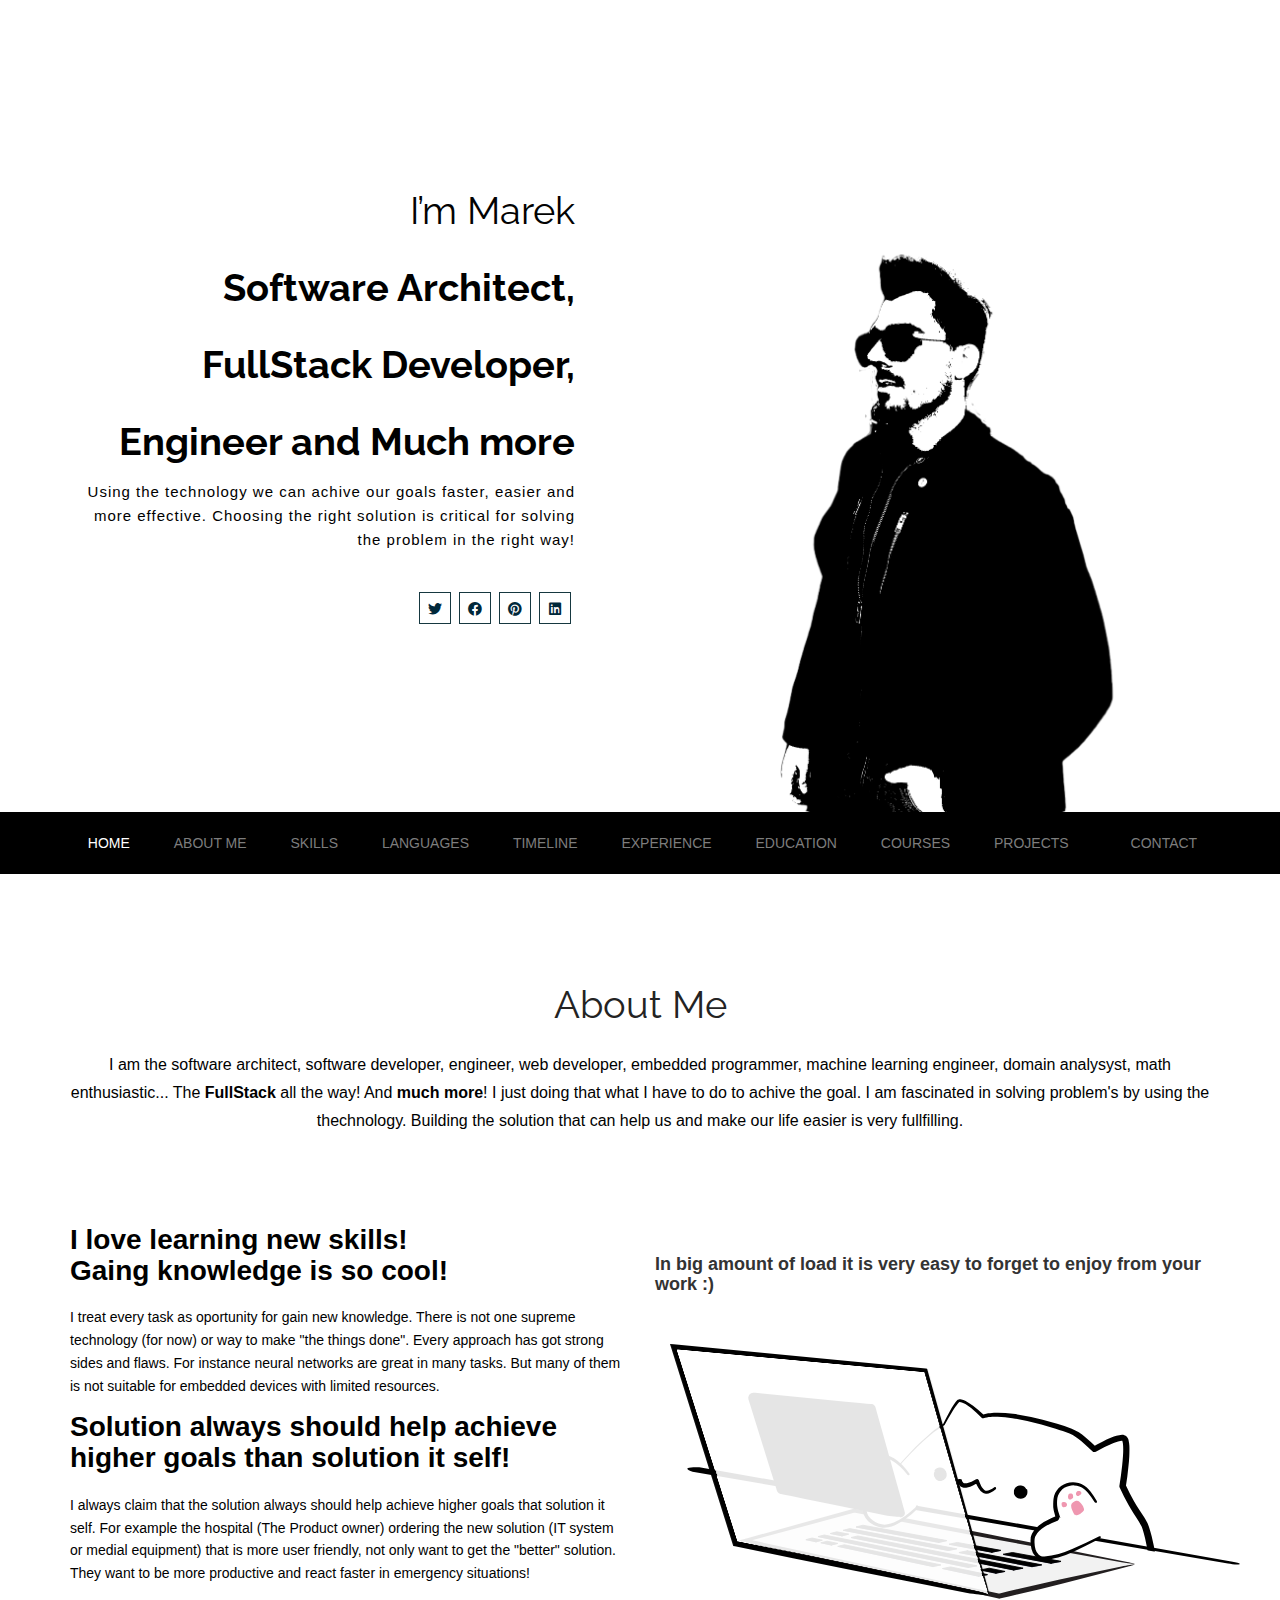
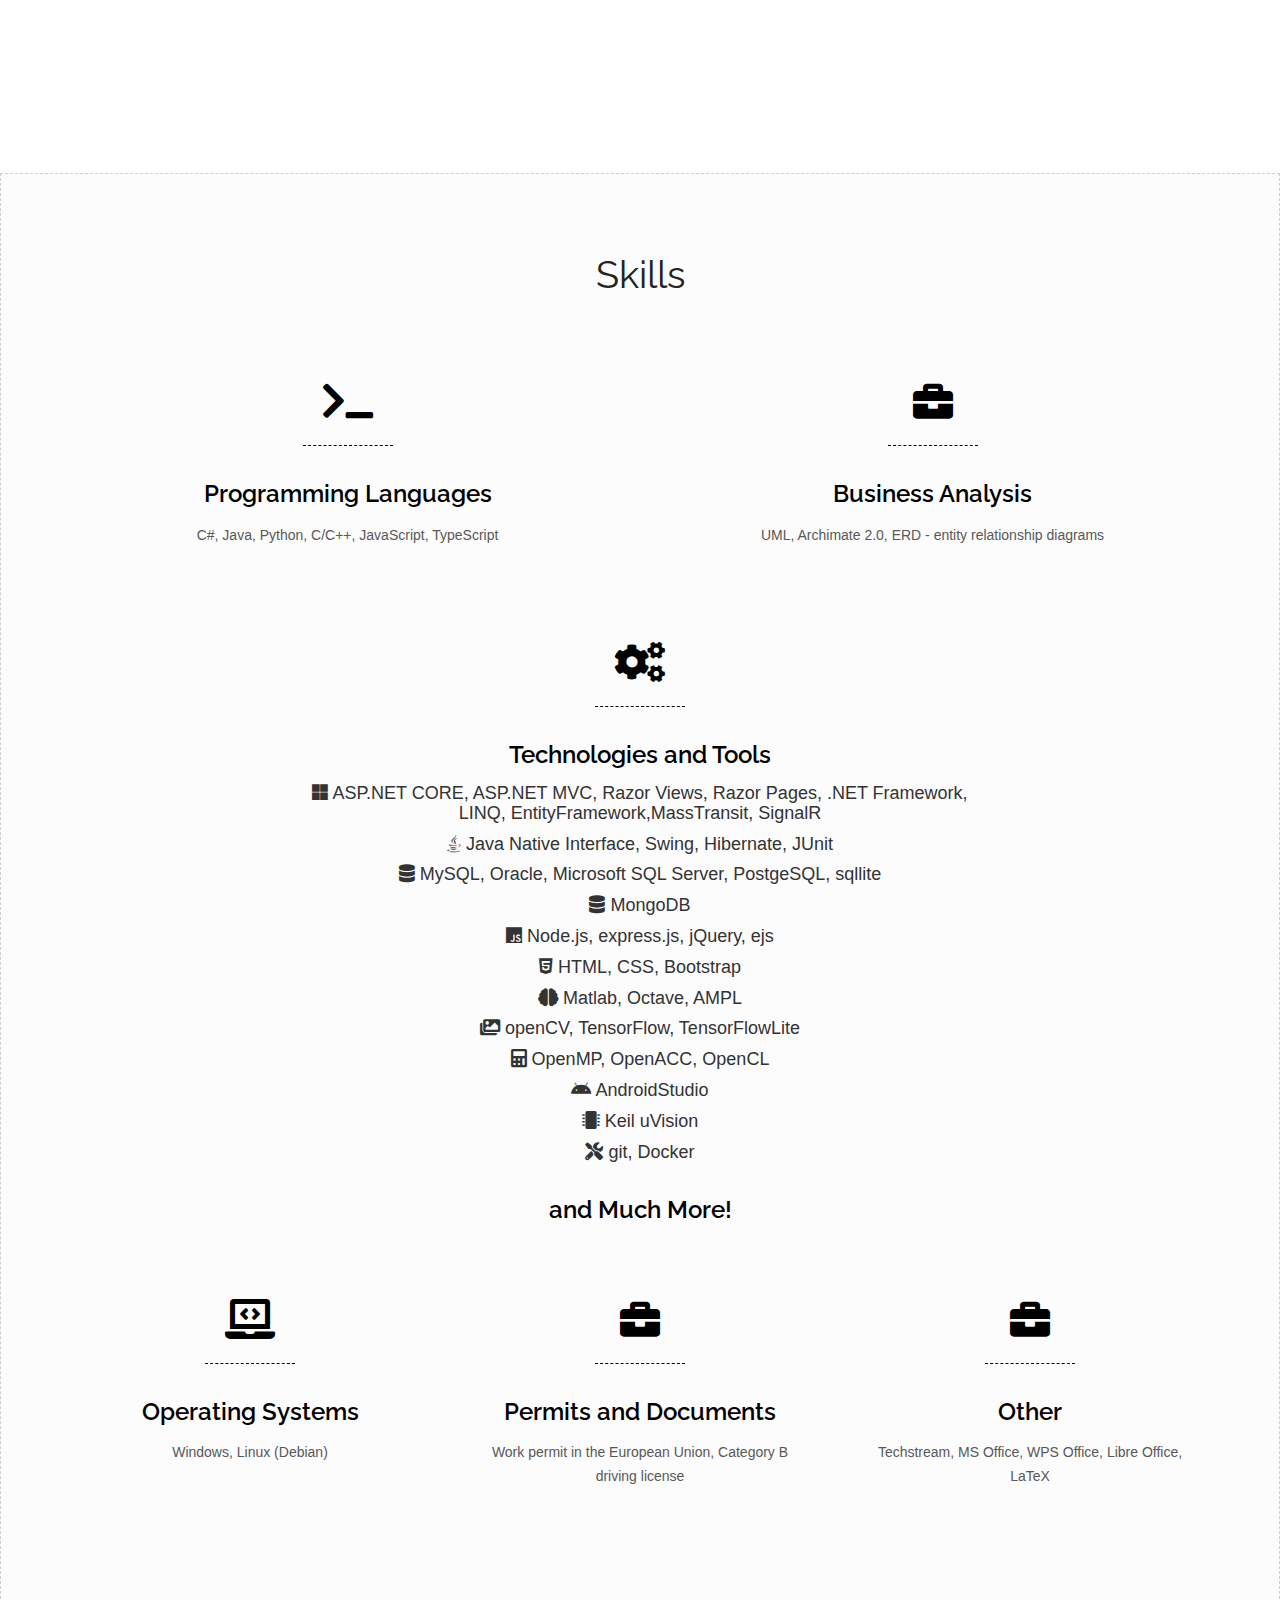
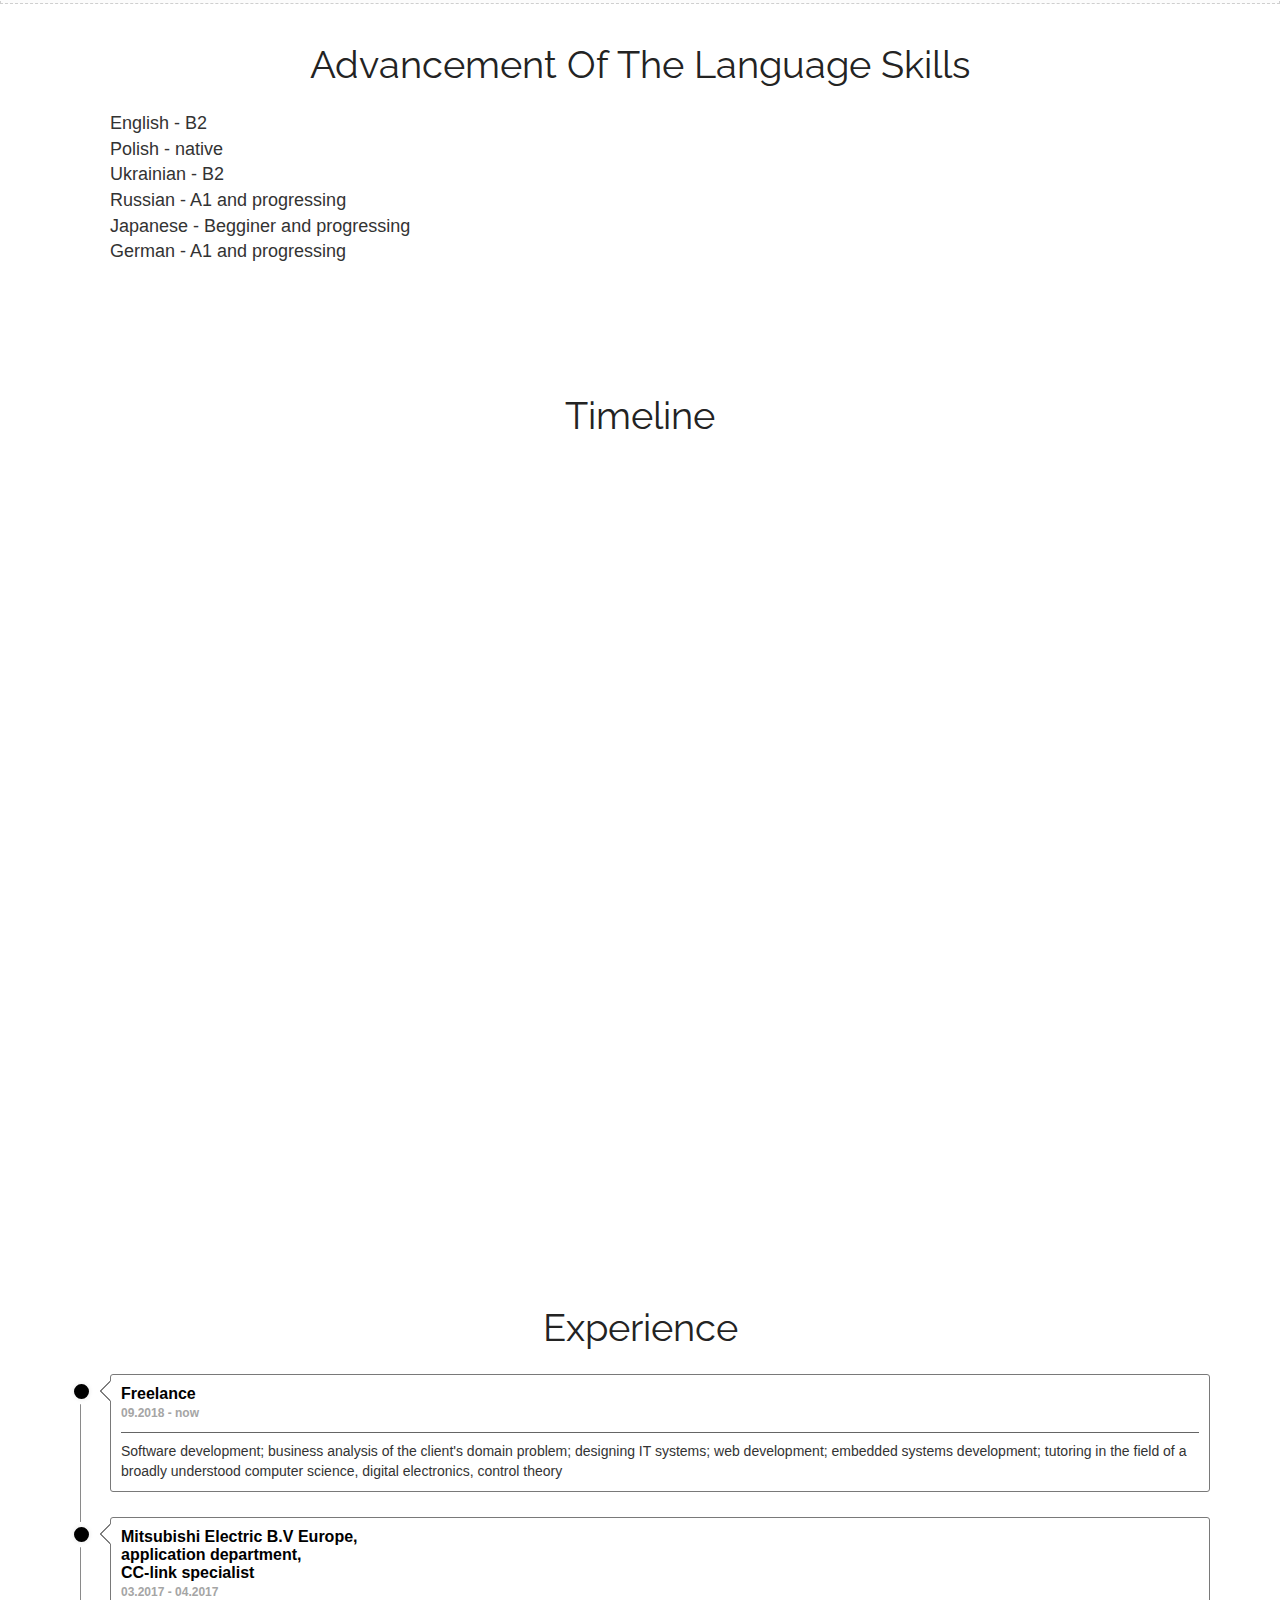
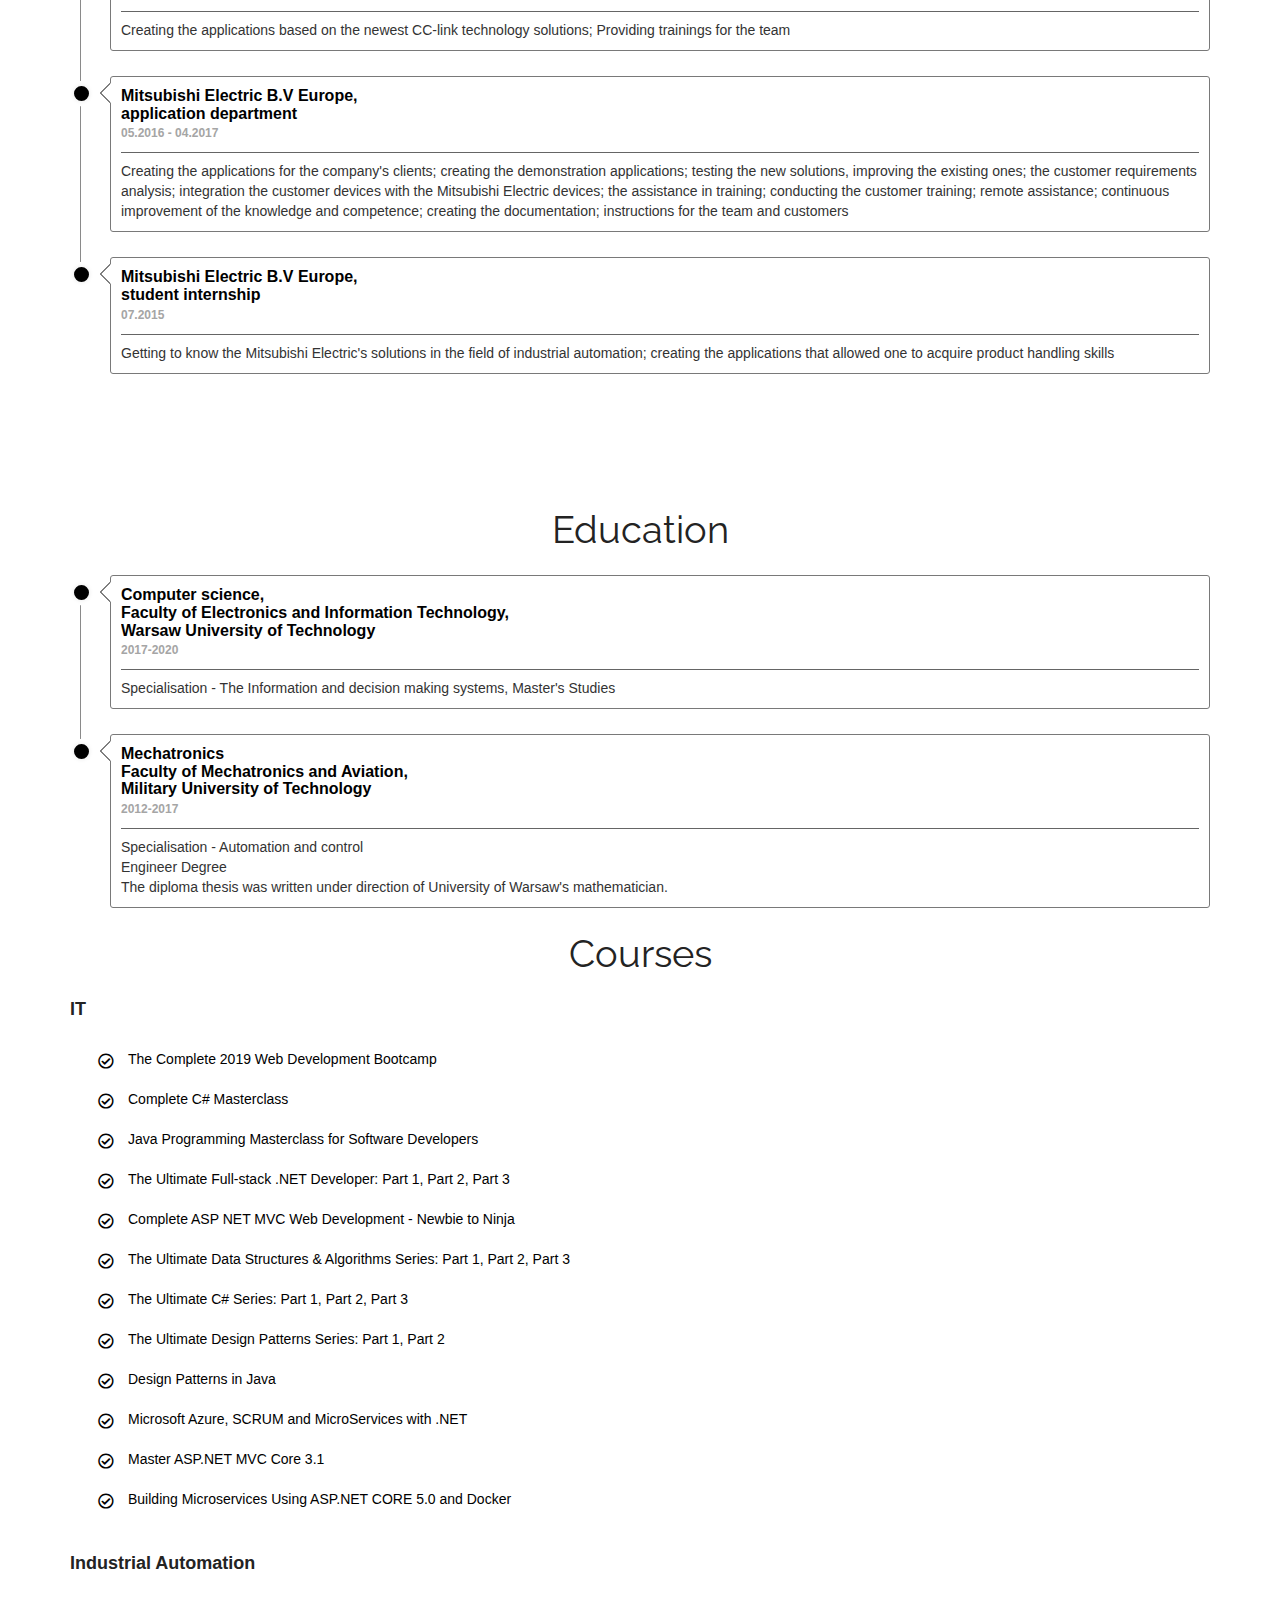
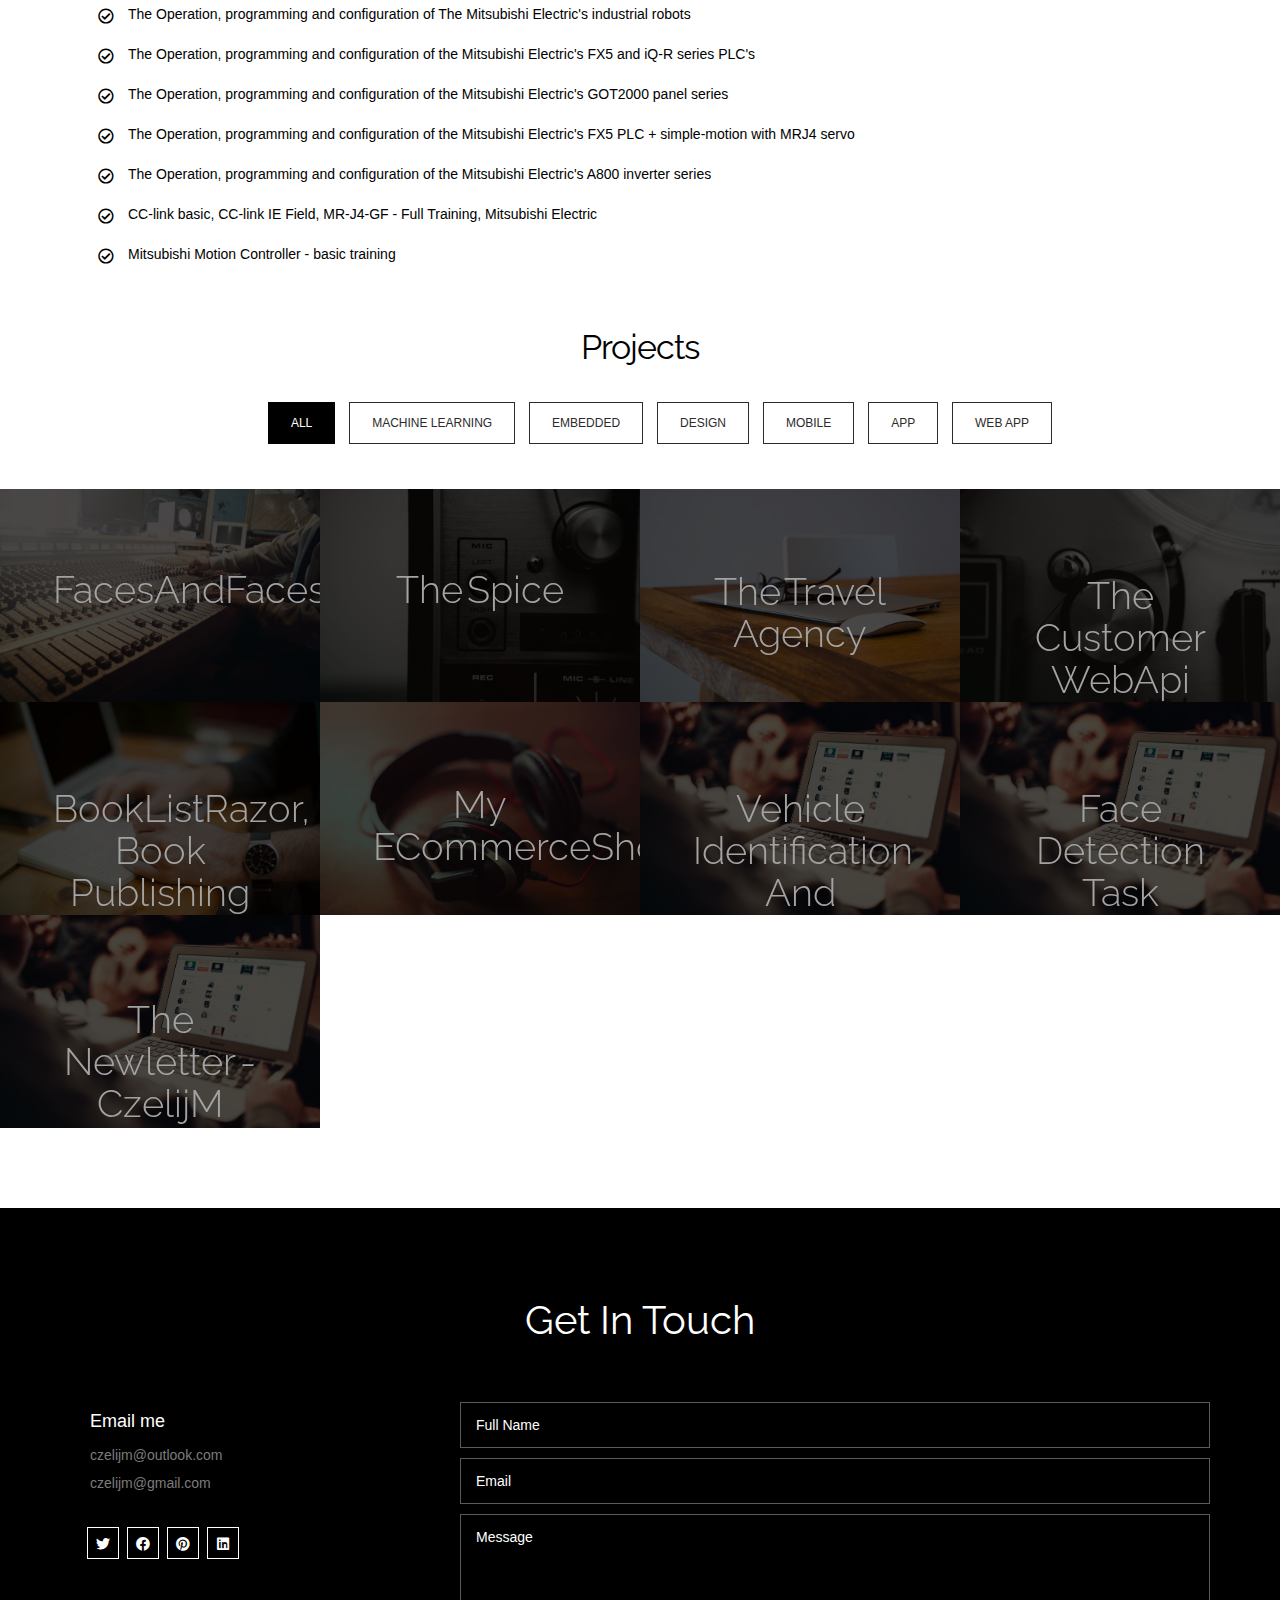
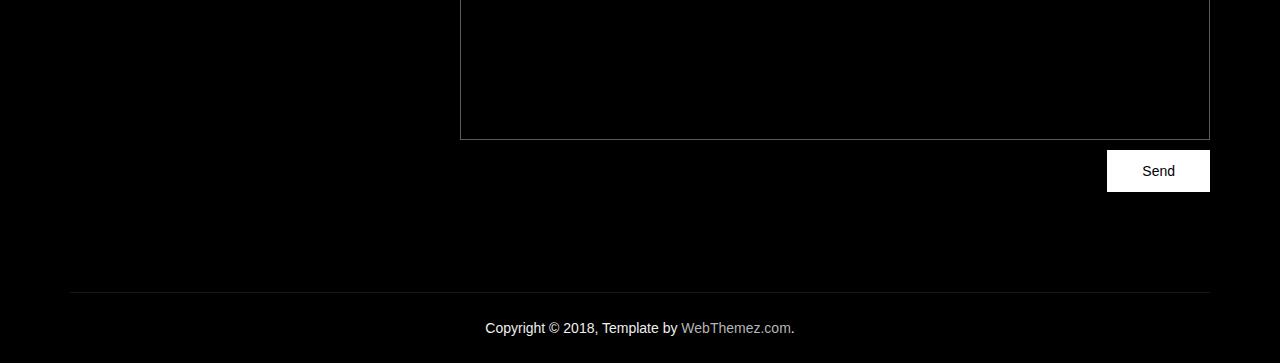
<file: index_experimental.html>
<!DOCTYPE html>
<html>
<head>
<meta charset="utf-8">
<meta name="viewport" content="width=device-width, maximum-scale=1">
<title>CzelijM - AboutMe | Marek Czelij</title>
<link rel="icon" href="favicons/.-8349-favicon.png" type="image/png">
<link href="css/css-bootstrap.min.css" rel="stylesheet" type="text/css">
<link rel="stylesheet" href="css/fancybox-jquery.fancybox.css" type="text/css" media="screen">
<link href="css/css-style.css" rel="stylesheet" type="text/css"> 
<link rel="stylesheet" href="https://cdnjs.cloudflare.com/ajax/libs/font-awesome/5.14.0/css/all.css" >
<!-- <link href="css/css-font-awesome.css" rel="stylesheet" type="text/css">  -->
<!-- <link rel="stylesheet" href="https://stackpath.bootstrapcdn.com/font-awesome/4.7.0/css/font-awesome.min.css" integrity="sha384-wvfXpqpZZVQGK6TAh5PVlGOfQNHSoD2xbE+QkPxCAFlNEevoEH3Sl0sibVcOQVnN" crossorigin="anonymous"> -->
<link href="css/css-animate.css" rel="stylesheet" type="text/css">
<link href="css/css-bongo-cat.css" rel="stylesheet" media="all">
<link href="css/css-bongo-cat-responsive-addon.css" rel="stylesheet" media="all">

<!--[if lt IE 9]>
    <script src="js/respond-1.1.0.min.js"></script>
    <script src="js/html5shiv.js"></script>
    <script src="js/html5element.js"></script>
<![endif]-->
 
</head>
<body>

<!--Hero_Section-->
<section id="hero_section" class="top_cont_outer">
  <div class="hero_wrapper">
    <div class="container">
      <div class="hero_section">
        <div class="row">
          <div class="col-md-6">
		   
            <div class="top_left_cont intro zoomIn wow animated"> 
              <h2>I&rsquo;m Marek<br> <strong>Software Architect, FullStack Developer, Engineer and Much more</strong></h2>
              <p>
				Using the technology we can achive our goals faster, easier and more effective. 
				Choosing the right solution is critical for solving the problem in the right way!    </p>
                <div class="underline"></div>             
              <ul class="social_links">
				<li class="twitter animated bounceIn wow delay-02s animated" style="visibility: visible; animation-name: bounceIn;"><a href="javascript:void(0)"><i class="fab fa-twitter"></i></a></li>
				<li class="facebook animated bounceIn wow delay-03s animated" style="visibility: visible; animation-name: bounceIn;"><a href="javascript:void(0)"><i class="fab fa-facebook"></i></a></li>
				<li class="pinterest animated bounceIn wow delay-04s animated" style="visibility: visible; animation-name: bounceIn;"><a href="javascript:void(0)"><i class="fab fa-pinterest"></i></a></li>
				<li class="gplus animated bounceIn wow delay-05s animated" style="visibility: visible; animation-name: bounceIn;"><a href="javascript:void(0)"><i class="fab fa-linkedin"></i></a></li> 
			  </ul> 
			  </div>
          </div> 
		  <div class="col-md-6">
			  <!-- <img alt="" src="images/img-profile-pic.jpg"> -->
			  <img alt="" src="images/Threshold_picture.png">
		</div>
        </div>
      </div>
    </div>
  </div>
</section>
<!--Hero_Section--> 

<!--Header_section-->
<header id="header_wrapper"> 
    <div class="header_box">
    <!--  <div class="logo"><a href="#"><img src="img/logo.png" alt="logo"></a></div>-->
	  <nav class="navbar navbar-inverse" role="navigation">
      <div class="navbar-header">
        <button type="button" id="nav-toggle" class="navbar-toggle" data-toggle="collapse" data-target="#main-nav"> <span class="sr-only">Toggle navigation</span> <span class="icon-bar"></span> <span class="icon-bar"></span> <span class="icon-bar"></span> </button>
        </div>
	    <div id="main-nav" class="collapse navbar-collapse navStyle">
			<ul class="nav navbar-nav" id="mainNav">
			  <li class="active"><a href="#hero_section" class="scroll-link">Home</a></li>
			  <li><a href="#aboutUs" class="scroll-link">About Me</a></li>
			  <li><a href="#service" class="scroll-link">Skills</a></li>
			  <li><a href="#myLanguages" class="scroll-link">Languages</a></li>
			  <li><a href="#myTimeline" class="scroll-link">Timeline</a></li>
			  <li><a href="#experience" class="scroll-link">Experience</a></li>
			  <li><a href="#education" class="scroll-link">Education</a></li>
			  <li><a href="#courses" class="scroll-link">Courses</a></li>
			  <li><a href="#Portfolio" class="scroll-link">Projects</a></li>
			  <li><a href="#contact" class="scroll-link">Contact</a></li>
			</ul>
      </div>
	 </nav>
    </div> 
</header>
<!--Header_section--> 

<section id="aboutUs"><!--Aboutus-->
<div class="inner_wrapper aboutUs-container fadeInLeft animated wow">
  <div class="container">
    <h2>About Me</h2>
	<h6 class="text-center">I am the software architect, software developer, engineer, web developer, embedded programmer, machine learning engineer, domain analysyst, math enthusiastic... The <strong> FullStack </strong> all the way! And  <strong> much more</strong>! I just doing that what I have to do to achive the goal.
		I am fascinated in solving problem's by using the thechnology. Building the solution that can help us and make our life easier is very fullfilling.</h6>
    <div class="inner_section"> 
	  <div class="row">
						<div class="col-lg-12 about-us">
							<div class="row">
								<div class="col-md-6">
									<h3>I love learning new skills! <br> Gaing knowledge is so cool!</h3>
									<p>
										I treat every task as oportunity for gain new knowledge. There is not one supreme technology (for now) or way to make "the things done". Every approach has got strong sides and flaws. For instance neural networks are great in many tasks. But many of them is not suitable for embedded devices with limited resources.  
									</p>
									<h3>Solution always should help achieve higher goals than solution it self!</h3>
									<p>
										I always claim that the solution always should help achieve higher goals that solution it self. For example the hospital (The Product owner) ordering the new solution (IT system or medial equipment) that is more user friendly, not only want to get the "better" solution. They want to be more productive and react faster in emergency situations!
									</p>
									

									<!-- <ul class="about-us-list">
										<li class="points">Consectetur Morbi sagittis, sem quisci ipsum gravida tortor</li>
										<li class="points">Morbi sagittis, sem quis lacinia faucibus, orci ipsum gravida </li>
										<li class="points">Lorem ipsum dolor sit amet, consectetur Morbi sagittis, sem quisci gravida </li>
                                        <li class="points">Sagittis, sem quis lacinia faucibus, orci ipsum gravida </li>
										<li class="points">Ipsum dolor sit amet, consectetur Morbi sagittis, sem quisci</li>
									</ul> -->
									<!-- /.about-us-list -->
								 
								</div><!-- /.col-md-6 -->
								
							<div class="col-md-6"> <br>
							<h4>
								<strong> 
									In big amount of load it is very easy to forget to enjoy from your work :)
								</strong>
							</h4>
								
								<br><br>
									 <!-- BONGO CAT START -->
									<div class="bongo-cat-container">
										<div class="content">
											<div class="container" style="z-index: -1;">
											<svg id="bongo-cat" xmlns="http://www.w3.org/2000/svg" xmlns:xlink="http://www.w3.org/1999/xlink" viewBox="0 0 787.3 433.8" class="bongo-cat-responsive-addon">
												<defs>
												<symbol id="eye" data-name="eye" viewBox="0 0 19.2 18.7">
													<circle cx="9.4" cy="9.1" r="8"></circle>
													<path d="M16.3,5.1a1.3,1.3,0,0,1-1.4-.3,7.2,7.2,0,0,0-4.5-2.6A7.2,7.2,0,0,0,5.5,3.5,6.8,6.8,0,0,0,2.8,7.8a6.8,6.8,0,0,0,1,4.8,6.2,6.2,0,0,0,4,2.7,6.1,6.1,0,0,0,4.6-.7,6.7,6.7,0,0,0,2.9-3.7,6.4,6.4,0,0,0-.5-4.5c-.1-.2.8-1,1.5-1.3s2.2,0,2.3.5a9.4,9.4,0,0,1-.2,7.2,9.4,9.4,0,0,1-5.1,5.1,9,9,0,0,1-7,.2A9.6,9.6,0,0,1,1,13.5,9.2,9.2,0,0,1,.4,6.6,8.9,8.9,0,0,1,4.6,1.3,9,9,0,0,1,11.2.2,9.3,9.3,0,0,1,16.7,4C16.9,4.3,17,4.8,16.3,5.1Z"></path>
												</symbol>
												<symbol id="paw-pads" data-name="paw-pads" viewBox="0 0 31.4 33.9">
													<path d="M6.8,16a3.7,3.7,0,0,1,1.1,2.8,3.2,3.2,0,0,1-1.6,2.6L5,21.8H4.4a2.8,2.8,0,0,1-1.8.3A4.2,4.2,0,0,1,.2,19.1,7.7,7.7,0,0,1,0,17.6a2.8,2.8,0,0,1,.6-2,3.2,3.2,0,0,1,2.1-.8H4A5,5,0,0,1,6.8,16Zm7.3-4.8a1.8,1.8,0,0,0,.7-.5l.7-.4a3.5,3.5,0,0,0,1.1-1,3.2,3.2,0,0,0,.3-1.4,1.4,1.4,0,0,0-.2-.6,3.4,3.4,0,0,0-.3-2.4,3.2,3.2,0,0,0-2.1-1.5H13.1a4.7,4.7,0,0,0-1.6.4,2,2,0,0,0-.9.9l-.4.6v.4a6.1,6.1,0,0,0-.5,1.2,4.3,4.3,0,0,0,0,1.6,3.5,3.5,0,0,0,.5,2l.7.6a3.3,3.3,0,0,0,1.7.7A3,3,0,0,0,14.1,11.2ZM22.7,7l.6.2h.3A2.3,2.3,0,0,0,25,6.8l.4-.3.6-.3a7.5,7.5,0,0,0,1.5-.9,4.2,4.2,0,0,0,.8-1.2,1.9,1.9,0,0,0,.1-1.5A2.6,2.6,0,0,0,27.5,1,3.5,3.5,0,0,0,23.6.3a3.8,3.8,0,0,0-2,1.5,4.8,4.8,0,0,0-.7,2,3.6,3.6,0,0,0,.9,2.6ZM31,24.1a13.5,13.5,0,0,0-2.2-4.7,36.6,36.6,0,0,0-3.2-3.9,5.3,5.3,0,0,0-5-1.9,10.5,10.5,0,0,0-4.5,2.2A5.6,5.6,0,0,0,13.5,20a15.1,15.1,0,0,0,1.2,6.3c.8,2,1.7,4,2.6,5.9a1.6,1.6,0,0,0,1.5.8,1.7,1.7,0,0,0,1.9.9,17.1,17.1,0,0,0,8.7-4.8,8.2,8.2,0,0,0,1.7-2C31.6,26.3,31.3,25,31,24.1Z" fill="#ef97b0"></path>
												</symbol>
												</defs>
												<g id="head">
												<g id="head__outline">
													<path d="M303.2,186.3c4-7,14.8-20.2,20-26,17-19,34.6-34.9,43-41l12-8s16.6-32,21-33c9-2,33,22,33,22s20-9,79,7c41,11.1,47,14,57,22,7.5,6,18,16,18,16s33.7-19.5,41-15-2,66-2,66,5.9,12.9,11,22c9.1,16.2,13.6,20.2,19,31,3.6,7.2,8.4,28.5,10.5,43.5l-385-62Z" fill="#fff"></path>
													<path d="M302.9,186.9c-1.2,3-5.9,12.6-9,18.8l-12.5,25.5-.6-1.2c32.2,4.8,64.4,9.2,96.6,13.6s64.4,8.9,96.5,13.7,64.3,9.7,96.4,14.9,64.1,10.5,96.2,15.8l-5.6,5.5c-1.2-8.5-2.8-17.1-4.8-25.6-1-4.1-2.1-8.4-3.4-12.3l-.5-1.4-.5-1.4-.6-1.3-.7-1.3a59.5,59.5,0,0,0-3.1-5.5c-2.2-3.6-4.7-7.2-7.1-11s-4.8-7.6-7-11.5c-4.5-7.9-8.3-15.9-12.1-24a4,4,0,0,1-.3-2.6h0c1.4-9.1,2.7-18.2,3.7-27.4.5-4.5.9-9.1,1.2-13.7s.4-9.1.2-13.4a26.4,26.4,0,0,0-.8-6,8.1,8.1,0,0,0-.3-1.1c-.1-.3-.2-.4-.1-.3h.3c0,.1.1.1,0,.1h-.6a11.9,11.9,0,0,0-2.5.2,16.3,16.3,0,0,0-3,.7,56.7,56.7,0,0,0-6.2,2.1,212.6,212.6,0,0,0-24.5,11.9h-.1a3.9,3.9,0,0,1-4.7-.6c-4.9-4.7-10-9.4-15.1-13.8a86.6,86.6,0,0,0-7.9-6,46.1,46.1,0,0,0-8.5-4.6c-6-2.6-12.6-4.6-19.2-6.7l-19.8-5.7a324.9,324.9,0,0,0-40-8.9,196.8,196.8,0,0,0-20.2-1.8c-1.7,0-3.4-.1-5.1,0h-2.5l-2.5.2-2.5.2-2.4.4-2.4.5-1.1.3h-.5l-.4.2H433a2.5,2.5,0,0,1-2.6-.7c-4.6-4.6-9.5-9.1-14.5-13.2a82.7,82.7,0,0,0-7.9-5.7L403.9,81a10.8,10.8,0,0,0-4-.9c-.1,0-.3,0-.3.1h0l-.7.5-1.5,1.7c-1,1.2-2,2.6-2.9,3.9s-3.6,5.5-5.3,8.3c-3.5,5.7-6.8,11.4-9.9,17.3h0l-.4.4-10.2,6.6a53.6,53.6,0,0,0-4.9,3.4l-4.6,3.8c-6.2,5.1-12.1,10.6-17.9,16.2s-11.3,11.4-16.7,17.4c-2.7,3-5.3,6.1-7.8,9.2s-5,6.3-7.4,9.5c-4.2,5.6-7,10-5.7,7.1a34.1,34.1,0,0,1,2.1-3.8l3.8-5.6c2.9-4,6.3-8.3,8.5-10.9s4.4-5.2,6.7-7.7l6.9-7.4c4.7-4.9,9.4-9.7,14.3-14.3s9.8-9.3,15-13.7l4-3.2,4.2-2.9,8.3-5.7-.4.4c3-5.9,6.1-11.8,9.4-17.7,1.6-2.9,3.3-5.8,5.1-8.6l2.9-4.3,1.8-2a7.5,7.5,0,0,1,1.3-1.1c.1-.2.6-.4,1-.5l.9-.2h1.7l1.4.2,2.7.8c1.7.7,3.3,1.5,4.8,2.3a84,84,0,0,1,8.5,5.7A175.7,175.7,0,0,1,434,98.5l-2.9-.6.8-.3.7-.2L434,97l2.7-.7,2.7-.5a23,23,0,0,1,2.6-.3l2.7-.3,2.7-.2h5.3a182.1,182.1,0,0,1,21,1.3,332.5,332.5,0,0,1,41.1,8.4l20,5.5c6.7,2,13.4,4,20.1,6.7a65.3,65.3,0,0,1,9.8,5.1c3.1,2.1,5.9,4.3,8.6,6.5,5.4,4.5,10.6,9.2,15.7,14l-4.8-.6c4.1-2.4,8.2-4.6,12.4-6.7s8.6-4.2,13-6c2.3-.9,4.6-1.7,7-2.4a23.4,23.4,0,0,1,3.8-.9,20,20,0,0,1,4.4-.4h1.3l1.5.4a5.1,5.1,0,0,1,1.7.7l.9.7.8.7a8.3,8.3,0,0,1,1.6,2.6,12.7,12.7,0,0,1,.8,2.3,44.6,44.6,0,0,1,1.1,7.7c.2,5,.1,9.7-.1,14.4s-.7,9.5-1.2,14.1c-.9,9.4-2.1,18.6-3.6,27.9l-.3-2.6c3.7,7.9,7.5,15.8,11.8,23.3,2.1,3.7,4.4,7.4,6.8,11s4.9,7.2,7.3,11.1c1.3,2,2.4,4,3.5,6.1a10.9,10.9,0,0,0,.8,1.5l.8,1.8.7,1.7.6,1.7c1.5,4.4,2.6,8.7,3.7,13.1a262,262,0,0,1,5.2,26.4,4.9,4.9,0,0,1-4.1,5.6h-1.5c-32.1-5-64.2-9.9-96.3-15.1s-64.1-10.6-96.1-16.1-64-11.4-96-17.4-63.9-11.9-95.9-17.4h-.1a.8.8,0,0,1-.6-.9v-.2l16.6-32.1C299.8,192.2,304.1,183.9,302.9,186.9Z"></path>
												</g>
												<g id="head__face">
													<g id="eyes">
													<use width="19.2" height="18.7" transform="translate(474.8 195.2)" xlink:href="#eye"></use>
													<use width="19.2" height="18.7" transform="matrix(-0.51, -0.85, 0.82, -0.5, 370.39, 192.59)" xlink:href="#eye"></use>
													</g>
													<g id="mouth">
													<path d="M399.2,186.3c.9,3.6,2.6,7.8,6,9,6.4,2.3,19-6,19-6s4.1,12.4,10,15,10.7-1.7,16-6" fill="#fff"></path>
													<path d="M450.2,198.3c.6,1.2.2,1.9-.2,2.2a36.7,36.7,0,0,1-7.6,4.9,14.9,14.9,0,0,1-4.8,1.4h-1.4l-1.3-.2-1.4-.4-1.3-.6a21.6,21.6,0,0,1-6.4-7.2,52.8,52.8,0,0,1-4-8.3l3.8,1.3a62.3,62.3,0,0,1-7.1,4.1,32.1,32.1,0,0,1-7.9,2.8,13.2,13.2,0,0,1-4.9.2l-1.4-.3a7.5,7.5,0,0,1-1.3-.6,7.9,7.9,0,0,1-2.3-1.6,16.8,16.8,0,0,1-2.9-4,24.1,24.1,0,0,1-1.6-4.2c-.1-.5,1.6-1.3,3-1.4s3.5.2,3.6.6a10.3,10.3,0,0,0,2.6,4.9l.7.5h2.4l1.5-.2a28.4,28.4,0,0,0,6.5-2c2.1-1,4.3-2.1,6.3-3.3h.1a2.5,2.5,0,0,1,3.4.9l.3.5a43.1,43.1,0,0,0,3.2,7.7,19.8,19.8,0,0,0,2.2,3.4,8.1,8.1,0,0,0,2.6,2.6,5,5,0,0,0,3,.7,10.8,10.8,0,0,0,3.7-1,33.4,33.4,0,0,0,7.2-4.3C448.8,197.4,449.5,197.2,450.2,198.3Z"></path>
													</g>
												</g>
												</g>
												<g id="table">
												<path d="M65.7,181.8l714,124c0,74-2,54-2,128l-673-161Z" fill="#fff"></path>
												<path d="M786.7,304.2c-2.7,1.2-10.8,0-16.1-.9L31.1,176.4c-5.2-.9-8.9-3.8-6.2-5s14.3-1.4,19.5-.5L777.1,300.6C782.3,301.6,789.4,303.1,786.7,304.2Z"></path>
												</g>
												<g id="laptop">
												<g id="laptop__base">
													<polygon points="641.9 304.1 454.7 348.2 103.8 271.3 254.6 230.3 641.9 304.1" fill="#f2f2f2"></polygon>
													<path d="M641.9,304.1c1.5-.1-2.3,1.5-10.3,3.6-28.9,7.5-58.1,15.2-87.7,22.6s-59.1,14.5-88.4,21.3l-.8.2-.8-.2-349.5-78-1.1-.2-8.7-1.9,8.6-2.3,150.6-41.5.6-.2h.7c62.5,11.7,125.5,23.6,188.4,35.9s125.6,25.1,188,37.6c8,1.6,11.9,3,10.4,3a185.6,185.6,0,0,1-18.4-2.6c-61.9-11.2-123.6-22.2-185-33.5s-122.7-23.1-184.4-35h1.2L104.4,273.4h-.1v-4.3l351.2,75.7h-1.5c28.3-6.7,56.3-13.3,84.3-19.5s56.5-12,85.2-18.1C631.3,305.6,640.4,304.1,641.9,304.1Z" fill="#231f20"></path>
												</g>
												<g id="laptop__keyboard">
													<polygon points="371.1 274.8 256.8 253.5 257 252.7 266.2 251.1 382.4 271.5 382.3 272.3 371.1 274.8" fill="#3e3e54"></polygon>
													<polygon points="237.4 265.6 221.3 262.4 221.4 261.7 230.2 260.2 246.8 262.6 246.6 263.4 237.4 265.6" fill="#3e3e54"></polygon>
													<polygon points="474.6 312.9 249.9 268.1 250.1 267.3 259.2 265.8 487.7 309.6 487.5 310.5 474.6 312.9" fill="#3e3e54"></polygon>
													<polygon points="411.8 309.4 204.2 266.7 204.4 266 212.9 264.5 423.9 306.3 423.7 307.2 411.8 309.4" fill="#3e3e54"></polygon>
													<polygon points="450 317.3 428.5 312.9 428.8 312 440.7 310.6 462.7 314.1 462.5 315 450 317.3" fill="#3e3e54"></polygon>
													<polygon points="201.6 273.9 187.5 270.9 187.7 270.2 196 268.7 210.4 271 210.3 271.7 201.6 273.9" fill="#3e3e54"></polygon>
													<polygon points="222.6 278.3 208.1 275.3 208.3 274.5 216.9 273.1 231.8 275.4 231.6 276.2 222.6 278.3" fill="#3e3e54"></polygon>
													<polygon points="362.9 308.1 231.5 280.2 231.7 279.5 240.7 278.1 374.2 305.1 374 305.9 362.9 308.1" fill="#3e3e54"></polygon>
													<polygon points="444.3 288.4 385.2 277.4 385.4 276.5 396.6 274.9 456.9 285.1 456.7 285.9 444.3 288.4" fill="#3e3e54"></polygon>
													<polygon points="526.1 303.6 460.1 291.3 460.3 290.4 472.8 288.9 540.1 300.2 539.9 301.1 526.1 303.6" fill="#3e3e54"></polygon>
													<polygon points="426.2 321.6 376.1 310.9 376.3 310.1 387.4 308.7 438.5 318.5 438.3 319.4 426.2 321.6" fill="#3e3e54"></polygon>
													<g>
													<polygon points="410.6 286.5 399.1 288 398.9 288.8 499.9 308.3 513.3 305.9 513.5 305 410.6 286.5" fill="#3e3e54"></polygon>
													<polygon points="395.7 283.7 395.9 282.8 248.2 255.7 239.2 257.3 239 258 384.3 286 395.7 283.7" fill="#3e3e54"></polygon>
													</g>
													<polygon points="371.3 273.9 256.9 252.7 266.4 250.3 382.4 271.5 371.3 273.9" stroke="#000" stroke-linecap="round" stroke-linejoin="round" stroke-width="1.2"></polygon>
													<polygon points="237.6 264.9 221.4 261.7 230.4 259.4 246.8 262.6 237.6 264.9" stroke="#000" stroke-linecap="round" stroke-linejoin="round" stroke-width="1.2"></polygon>
													<polygon points="474.8 312 250 267.3 259.4 265.1 487.7 309.6 474.8 312" stroke="#000" stroke-linecap="round" stroke-linejoin="round" stroke-width="1.2"></polygon>
													<polygon points="412 308.5 204.4 266 213.1 263.8 423.9 306.3 412 308.5" stroke="#000" stroke-linecap="round" stroke-linejoin="round" stroke-width="1.2"></polygon>
													<polygon points="450.2 316.4 428.8 312 440.9 309.7 462.8 314.1 450.2 316.4" stroke="#000" stroke-linecap="round" stroke-linejoin="round" stroke-width="1.2"></polygon>
													<polygon points="201.7 273.1 187.7 270.2 196.2 268 210.4 271 201.7 273.1" stroke="#000" stroke-linecap="round" stroke-linejoin="round" stroke-width="1.2"></polygon>
													<polygon points="222.8 277.6 208.3 274.5 217.1 272.4 231.8 275.4 222.8 277.6" stroke="#000" stroke-linecap="round" stroke-linejoin="round" stroke-width="1.2"></polygon>
													<polygon points="363.1 307.3 231.7 279.5 240.9 277.3 374.2 305.1 363.1 307.3" stroke="#000" stroke-linecap="round" stroke-linejoin="round" stroke-width="1.2"></polygon>
													<polygon points="444.6 287.5 385.4 276.5 396.8 274.1 456.9 285 444.6 287.5" stroke="#000" stroke-linecap="round" stroke-linejoin="round" stroke-width="1.2"></polygon>
													<polygon points="526.3 302.7 460.3 290.4 473 288 540.1 300.2 526.3 302.7" stroke="#000" stroke-linecap="round" stroke-linejoin="round" stroke-width="1.2"></polygon>
													<polygon points="426.4 320.7 376.3 310.1 387.6 307.9 438.5 318.5 426.4 320.7" stroke="#000" stroke-linecap="round" stroke-linejoin="round" stroke-width="1.2"></polygon>
													<g>
													<polygon points="410.7 285.6 399.1 288 500.1 307.4 513.5 305 410.7 285.6" stroke="#000" stroke-linecap="round" stroke-linejoin="round" stroke-width="1.2"></polygon>
													<polygon points="395.9 282.8 248.4 255 239.2 257.3 384.5 285.2 395.9 282.8" stroke="#000" stroke-linecap="round" stroke-linejoin="round" stroke-width="1.2"></polygon>
													</g>
												</g>
												<g id="paw-right">
													<g id="paw-right--down">
													<path d="M293.2,191.3l10-7s-18.4,11.1-24,20-13,20.4-9,31c4.7,12.4,20.5,15.7,22,16,20,3.8,47.8-24.3,47.8-24.3s1.9-3.3,2.2-3.7" fill="#fff"></path>
													<path d="M342.1,223.4c.9,1.2.2,2.8-.3,3.7l-.4.7-.3.3a118.1,118.1,0,0,1-14.2,12.3,83.2,83.2,0,0,1-16.2,9.8,43.9,43.9,0,0,1-9.3,3,26.3,26.3,0,0,1-10.1.2,44.5,44.5,0,0,1-9.3-3.2,34.2,34.2,0,0,1-8.3-5.5,23,23,0,0,1-5.8-8.5,21.3,21.3,0,0,1-1.3-10.3,34.9,34.9,0,0,1,2.7-9.7,76.1,76.1,0,0,1,4.5-8.5l2.4-4,.6-1,.8-1.1a15.6,15.6,0,0,1,1.6-2,49.9,49.9,0,0,1,7-6.8,136.1,136.1,0,0,1,15.3-11.2,3.1,3.1,0,0,1,4.4,1,3,3,0,0,1-.8,4.2H305l-8.6,6.2c-.9.6-2.7-.5-3.1-1.9s.5-4.4,1.5-5l6.6-4.5,3.5,5.3A131.9,131.9,0,0,0,290,197.4a52.7,52.7,0,0,0-6.4,6,6.5,6.5,0,0,0-1.3,1.6l-.6.8-.7,1-2.4,3.8c-1.6,2.6-3.1,5.2-4.4,7.8a27.7,27.7,0,0,0-2.4,8.1,15.6,15.6,0,0,0,.8,8,17.4,17.4,0,0,0,4.4,6.7,27.2,27.2,0,0,0,7.1,4.9,39.5,39.5,0,0,0,8.1,3,21.6,21.6,0,0,0,8.4,0,37.8,37.8,0,0,0,8.5-2.6,84.9,84.9,0,0,0,15.7-9,142.4,142.4,0,0,0,14.1-11.6l-.3.3,1.1-1.8C340.3,223.4,341.3,222.2,342.1,223.4Z"></path>
													</g>
													<g id="paw-right--up">
													<g>
														<path d="M282.2,215.2c-1.6-1.6-12.8-17.9-14-34.3-.1-2.5,1.7-16,12.9-22.4s22.3-1.9,26.2.4c12.2,7.3,21.2,19.1,22.8,22.4" fill="#fff"></path>
														<path d="M330,181.2a2.4,2.4,0,0,1-2.6-1.3,71.4,71.4,0,0,0-9.8-10.8,64,64,0,0,0-11.7-8.6,26.3,26.3,0,0,0-6.5-2.3,26.9,26.9,0,0,0-6.9-.6,24.9,24.9,0,0,0-6.7,1.3,20.8,20.8,0,0,0-5.8,3.3,23.1,23.1,0,0,0-7.6,11,32.5,32.5,0,0,0-1.4,6.6,6.6,6.6,0,0,0,.1,1.4l.2,1.8c.1,1.2.4,2.3.6,3.5a65,65,0,0,0,4.8,13.4c1,2.2,2.2,4.3,3.4,6.4a43.1,43.1,0,0,0,3.9,5.9.6.6,0,0,1,0,.6c0,.2-.2.4-.4.7a5.7,5.7,0,0,1-1.5,1.6c-1.3.6-4.1.1-4.6-.6a89.5,89.5,0,0,1-7.2-13.7,63.7,63.7,0,0,1-4.3-14.9,25.7,25.7,0,0,1-.5-4c0-.3-.1-.6-.1-1v-1.2a12.5,12.5,0,0,1,.2-2.1,35.2,35.2,0,0,1,2.4-7.8,28.6,28.6,0,0,1,4.1-6.9,24.6,24.6,0,0,1,6.1-5.5,26.2,26.2,0,0,1,15.5-4.2,28.9,28.9,0,0,1,7.8,1.2l3.8,1.3,1.8.9,1.8,1a78.2,78.2,0,0,1,11.9,9.6,80.2,80.2,0,0,1,9.7,11.8C331.1,179.7,331.4,181,330,181.2Z"></path>
													</g>
													<use width="31.4" height="33.93" transform="translate(273.2 166.1) rotate(-5.6)" xlink:href="#paw-pads"></use>
													</g>
												</g>
												<g id="laptop__terminal">
													<path d="M316.9,238.7,153.5,205.2a5.1,5.1,0,0,1-4-3.5L109.8,75.4c-1-3.3,1.9-6.6,5.6-6.3L277.9,84.5a5.2,5.2,0,0,1,4.6,3.7l40.7,144.4C324.2,236.2,320.8,239.5,316.9,238.7Z"></path>
													<path d="M317.3,238.7a7.9,7.9,0,0,0,2.2-.7,5,5,0,0,0,2.2-1.9,3.7,3.7,0,0,0,.6-2.9l-.3-.8-.2-.9a15.4,15.4,0,0,1-.5-1.7L300,154.6l-10.7-37.5L284,98.3l-2.6-9.4a7.9,7.9,0,0,0-.4-.9,4.3,4.3,0,0,0-.4-.7,3.3,3.3,0,0,0-1.5-1.1l-.9-.3h-1.1l-2.4-.2L119.2,71.2l-2.4-.3h-2.2a3.3,3.3,0,0,0-2.8,1.6,2.4,2.4,0,0,0-.5,1.4v.8c.1.1.1.2.1.4l.2.6,1.5,4.6L119,98.8l11.8,37.3,11.7,37.2,5.9,18.6,2.9,9.3a3.4,3.4,0,0,0,2.2,2h1l1.2.3,2.4.4,153,31.1c4.3.9,7.4,2.9,5.2,3.3s-11.7-.1-16-1l-75.8-15.7L186.6,214l-19-3.9-9.5-2-4.7-1h-.7l-.8-.3a6.1,6.1,0,0,1-1.4-.7,7.6,7.6,0,0,1-2.3-2.4l-.4-.8a1.9,1.9,0,0,1-.2-.7l-.4-1.2-.7-2.3-1.4-4.6-2.9-9.2-5.8-18.5-11.5-36.9-11.5-37-2.9-9.2L109,78.5l-.7-2.3v-.6c0-.3-.1-.6-.1-.8a4.8,4.8,0,0,1,0-1.7,6.8,6.8,0,0,1,3.8-5,10.1,10.1,0,0,1,3-.7h2.6l9.6,1L204.1,76l38.5,3.7,19.3,1.9,9.6.9,4.8.5h2.6a6.6,6.6,0,0,1,2.7,1.2,7.2,7.2,0,0,1,1.9,2.4,12.1,12.1,0,0,1,.5,1.4l.3,1.1,1.3,4.7,2.6,9.3,5.2,18.6,10.4,37.3,10.4,37.3,5.3,18.6,2.6,9.4,1.3,4.6.6,2.4a7,7,0,0,1,.4,2.7,5.7,5.7,0,0,1-1.8,3.7,5.9,5.9,0,0,1-3.4,1.6,3.5,3.5,0,0,1-2.1-.4C316.7,239,316.8,238.9,317.3,238.7Z"></path>
												</g>
												<g id="laptop__terminal_code_scene"> 
													<g id="laptop__code">
													<g stroke="#3DE0E8" stroke-width="6" transform="matrix(-1 0 0 1 278 103)">
														<g id="f3" transform="translate(0 76)">
														<path class="typing-animation" id="f3-l9" d="M8,25L8,25" stroke-dasharray="60,10"></path>
														<path class="typing-animation" id="f3-l8" d="M8,13L8,13" stroke-dasharray="50,10"></path>
														<path class="typing-animation" id="f3-l7" d="M0,1L0,1" stroke-dasharray="25,10"></path>
														</g>
														<g id="f2" transform="translate(0 38)">
														<path class="typing-animation" id="f2-l6" d="M8,25L8,25" stroke-dasharray="40,10"></path>
														<path class="typing-animation" id="f2-l5" d="M8,13L8,13" stroke-dasharray="60,10"></path>
														<path class="typing-animation" id="f2-l4" d="M0,1L0,1" stroke-dasharray="30,10"></path>
														</g>
														<g id="f1">
														<path class="typing-animation" id="f1-l3" d="M8,25L8,25" stroke-dasharray="60,10"></path>
														<path class="typing-animation" id="f1-l2" d="M8,13L8,13" stroke-dasharray="60,10"></path>
														<path class="typing-animation" id="f1-l1" d="M0,1L0,1" stroke-dasharray="60,10"></path>
														</g>
													</g>
													</g>
												</g>
												<g id="laptop__cover" style="mix-blend-mode: hard-light;">
													<polygon points="440.7 347.2 90.3 275.6 4.7 3.8 353 36.7 440.7 347.2" fill="#f2f2f2"></polygon>
													<path d="M440.4,346.4c-2.5-5.3-6.5-18.8-9-27.4L390.7,178c-13.6-46.8-26.9-93.7-40.3-140.6l2.3,2L4.4,7.1,7.9,2.8,94,274.5l-2.9-2.6q83.7,16.8,166.8,34.2t166.8,35.4c8.8,1.9,17.5,5.1,14.7,5.5s-6.3-.2-12-.9-12.3-1.5-16.8-2.3Q330.5,328.1,250,312.1c-53.5-10.8-107.1-21.7-160.4-32.7l-2.3-.5-.6-2.1L1.5,4.8,0,0,5,.5,353.3,34l1.8.2.5,1.8q20.7,73.8,41.2,147.8l40.6,147.5C439.8,340.1,442.9,351.7,440.4,346.4Z"></path>
												</g>
												</g>
												<g id="paw-left">
												<g id="paw-left--up">
													<g>
													<path d="M545.4,261.9c-7.1-13-12.9-31.1-13.3-37.6-.6-9,0-15.6,5.2-22.2s15-9.8,22.7-8.8a26.7,26.7,0,0,1,17.3,9.4c5.3,5.8,9.4,12.9,11.6,16.6" fill="#fff"></path>
													<path d="M588.9,219.2c-1.4.4-2.3-.7-2.8-1.4a93.9,93.9,0,0,0-8.9-12.5c-3.3-3.9-7.1-7-11.7-8.6a24.2,24.2,0,0,0-7.1-1.4,24.5,24.5,0,0,0-7.1.7,27,27,0,0,0-6.6,2.7,21,21,0,0,0-5.2,4.6,20.6,20.6,0,0,0-3.5,6.1,22.2,22.2,0,0,0-1.3,6.9,47.3,47.3,0,0,0,.1,7.5,52.2,52.2,0,0,0,1.4,7.1c1.4,4.8,3.1,9.7,5,14.4a147.7,147.7,0,0,0,6.5,13.9c.4.7-1,2.3-2.4,2.6s-4-.6-4.4-1.4c-2.3-4.8-4.3-9.7-6.1-14.6a128.8,128.8,0,0,1-4.6-15.3c-.3-1.3-.5-2.6-.7-4a16.4,16.4,0,0,1-.2-2.2v-2a57,57,0,0,1,.4-8.2,27.2,27.2,0,0,1,2.3-8.2c.7-1.3,1.4-2.5,2.2-3.7l1.3-1.7,1.4-1.6a28.8,28.8,0,0,1,7-5,27.6,27.6,0,0,1,8-2.5,25.6,25.6,0,0,1,8.3-.2,27.4,27.4,0,0,1,15.1,6.7,50.6,50.6,0,0,1,5.5,5.9,111.3,111.3,0,0,1,8.7,13.2C589.8,217.7,590.3,218.9,588.9,219.2Z"></path>
													</g>
													<use width="31.4" height="33.93" transform="matrix(0.99, -0.03, 0.04, 1, 539.85, 203.52)" xlink:href="#paw-pads"></use>
												</g>
												<g id="paw-left--down">
													<path d="M538.2,239.3c-3.2,1.6-33,10.8-37,28-.4,1.8-2.1,18.9,7,26,5.5,4.3,12.7,2.8,25,0,10.3-2.3,19-5.8,40-16,9.1-4.4,16.6-8.2,22-11" fill="#fff"></path>
													<path d="M595.1,266.4c.1,1.4-1.4,2.4-2.4,2.9l-18.3,9.4c-6.2,3.1-12.3,6.1-18.6,9a120.8,120.8,0,0,1-19.6,7.2l-5.1,1.2-5.1,1.1a43.4,43.4,0,0,1-5.2.9,33.8,33.8,0,0,1-5.6.3,17.8,17.8,0,0,1-5.8-1.5,6.1,6.1,0,0,1-1.4-.7l-1.3-.9-2.2-2a23.6,23.6,0,0,1-5.2-10.2,44.5,44.5,0,0,1-1.3-10.9c0-.9.1-1.8.1-2.7a6.6,6.6,0,0,0,.1-1.4v-.7c.1-.3.1-.7.2-.9a21.6,21.6,0,0,1,2.1-5.5,33.4,33.4,0,0,1,7.1-8.7,67.1,67.1,0,0,1,8.7-6.4,121.7,121.7,0,0,1,19-9,1.5,1.5,0,0,1,1.7.6,3.4,3.4,0,0,1,.9,1.9c.1,1.5-1.6,4.2-2.6,4.6a91.1,91.1,0,0,0-17.8,8.5,40.1,40.1,0,0,0-7.6,5.8,22.8,22.8,0,0,0-5.2,7.3l-.4,1-.3,1a1.7,1.7,0,0,0-.2.5v.4c-.1.4-.1.8-.2,1.2s-.1,3.1-.1,4.7a35.4,35.4,0,0,0,1.4,9.3,15.6,15.6,0,0,0,4.5,7.3c2,1.9,4.7,2.6,7.8,2.5a55.9,55.9,0,0,0,9.7-1.2l4.9-1.1,4.9-1.1a121,121,0,0,0,18.8-6.8c12.4-5.3,24.6-11.5,36.8-17.4C593.4,265.4,595,264.9,595.1,266.4Z"></path>
												</g>
												</g>
											</svg>
											</div>
										</div>
									</div>
									<!-- BONGO CAT END -->

							        <!-- <div class="barWrapper">
									 <span class="progressText"><b>HTML5</b></span>
									<div class="progress">
									  <div class="progress-bar" role="progressbar" aria-valuenow="85" aria-valuemin="0" aria-valuemax="100">   
											<span class="popOver" data-toggle="tooltip" data-placement="top" title="85%"> </span>     
									</div>
									</div>

									<div class="barWrapper">
									 <span class="progressText"><b>CSS3</b></span>
									<div class="progress ">
									  <div class="progress-bar" role="progressbar" aria-valuenow="75" aria-valuemin="10" aria-valuemax="100" style="">
										 <span class="popOver" data-toggle="tooltip" data-placement="top" title="75%"> </span>  
									  </div>
									  
									</div>
									</div>

									<div class="barWrapper">
									 <span class="progressText"><b>BOOTSRAPT</b></span>
									<div class="progress">
									  <div class="progress-bar" role="progressbar" aria-valuenow="65" aria-valuemin="0" aria-valuemax="100">
										 <span class="popOver" data-toggle="tooltip" data-placement="top" title="65%"> </span>  
									  </div>
									</div>
									</div>
									<div class="barWrapper">
									 <span class="progressText"><b>JQUERY</b></span>
									<div class="progress">
									  <div class="progress-bar" role="progressbar" aria-valuenow="55" aria-valuemin="0" aria-valuemax="100">
											 <span class="popOver" data-toggle="tooltip" data-placement="top" title="55%"> </span>  
									  </div>
									</div>
									</div> 

									</div> -->
							</div><!-- /.col-md-6 -->
							</div><!-- /.row -->	
						</div><!-- /.col-lg-12 -->
					</div>
      
    </div>
  </div> 
  </div>
</section>
<!--Aboutus--> 


<!--Service-->
<section id="service">
  <div class="container">

		<h2>Skills</h2>
		<!-- <h6>Lorem ipsum dolor sit amet, consectetur Morbi sagittis, sem quisci ipsum</h6> -->
		<div class="service_wrapper">
		<div class="row">
			<div class="col-md-6">
				<div class="service_icon delay-03s animated wow  zoomIn"> <span><i class="fa fa-terminal"></i></span> </div>
				<div class="service_block"> 
					<h3 class="animated fadeInUp wow">Programming Languages</h3>
					<p class="animated fadeInDown wow">C#, Java, Python, C/C++, JavaScript, TypeScript  </p>
				</div>
			</div>
			
			<div class="col-md-6">
				<div class="service_icon delay-03s animated wow  zoomIn"> <span><i class="fas fa-briefcase"></i></span> </div>
				<div class="service_block">
					<h3 class="animated fadeInUp wow">Business Analysis</h3>
					<p class="animated fadeInDown wow">UML,	Archimate 2.0, ERD - entity relationship diagrams </p>
				</div>
				</div>


		</div>

		<br>
		<br>
		
		<div class="row">
			<div class="service_icon delay-03s animated wow  zoomIn"> <span><i class="fas fa-cogs"></i></span></div>
			<div class="service_block text-left"> 
				<h3 class="animated fadeInUp wow justify-content-left">Technologies and Tools</h3>
				<h4 class="animated fadeInDown wow"><span><i class="fab fa-microsoft"></i></span> ASP.NET CORE, ASP.NET MVC, Razor Views, Razor Pages, .NET Framework, <br> LINQ, EntityFramework,MassTransit, SignalR  </h4>
				<h4 class="animated fadeInDown wow"><span><i class="fab fa-java"></i></span> Java Native Interface, Swing, Hibernate, JUnit  </h4>
				<h4 class="animated fadeInDown wow"><span><i class="fas fa-database"></i></span> MySQL, Oracle, Microsoft SQL Server, PostgeSQL, sqllite  </h4>
				<h4 class="animated fadeInDown wow"><span><i class="fas fa-database"></i></span> MongoDB  </h4>
				<h4 class="animated fadeInDown wow"><span><i class="fab fa-js"></i></span> Node.js, express.js, jQuery, ejs  </h4>
				<h4 class="animated fadeInDown wow"><span><i class="fab fa-html5"></i></span> HTML, CSS, Bootstrap  </h4>
				<h4 class="animated fadeInDown wow"><span><i class="fas fa-brain"></i></span> Matlab, Octave, AMPL  </h4>
				<h4 class="animated fadeInDown wow"><span><i class="fas fa-images"></i></i></span> openCV, TensorFlow, TensorFlowLite </h4>
				<h4 class="animated fadeInDown wow"><span><i class="fas fa-calculator"></i></span> OpenMP, OpenACC, OpenCL </h4>
				<h4 class="animated fadeInDown wow"><span><i class="fab fa-android"></i></span> AndroidStudio </h4>
				<h4 class="animated fadeInDown wow"><span><i class="fas fa-microchip"></i></span> Keil uVision </h4>
				<h4 class="animated fadeInDown wow"><span><i class="fas fa-tools"></i></span> git, Docker </h4>
				<h3 class="animated fadeInDown wow"><span>and Much More!</h3>
			</div>
		</div>


		<br>
		<br>

		<div class="row">

			<div class="col-md-4">
				<div class="service_icon delay-03s animated wow  zoomIn"> <span><i class="fa fa-laptop-code"></i></span><span></div>
				<div class="service_block"> 
					<h3 class="animated fadeInUp wow">Operating Systems</h3>
					<p class="animated fadeInDown wow">Windows, Linux (Debian)  </p>
				</div>
			</div>

			<div class="col-md-4">
				<div class="service_icon delay-03s animated wow  zoomIn"> <span><i class="fas fa-briefcase"></i></span> </div>
				<div class="service_block">
					<h3 class="animated fadeInUp wow">Permits and Documents</h3>
					<p class="animated fadeInDown wow">Work permit in the European Union, Category B driving license </p>
				</div>
				</div>

			<div class="col-md-4">
				<div class="service_icon delay-03s animated wow  zoomIn"> <span><i class="fas fa-briefcase"></i></span> </div>
				<div class="service_block">
					<h3 class="animated fadeInUp wow">Other</h3>
					<p class="animated fadeInDown wow">Techstream, MS Office, WPS Office, Libre Office,	LaTeX</p>
				</div>
				</div>

		</div>


		<!-- <div class="row">
			<div class="col-md-3">
			<div class="service_icon delay-03s animated wow  zoomIn"> <span><i class="fa fa-android"></i></span> </div>
			<div class="service_block">
				
				<h3 class="animated fadeInUp wow">Android</h3>
				<p class="animated fadeInDown wow">Lorem Ipsum is simply dummy text of the printing and typesetting industry. </p>
			</div>
			</div>
			<div class="col-md-3"> 
			<div class="service_icon icon2  delay-03s animated wow zoomIn"> <span><i class="fa fa-apple"></i></span> </div> 
			<div class="service_block">
				<h3 class="animated fadeInUp wow">Apple IOS</h3>
				<p class="animated fadeInDown wow">Lorem Ipsum is simply dummy text of the printing and typesetting industry.  </p>
			</div>
			</div>
			<div class="col-md-3">
			<div class="service_icon icon3  delay-03s animated wow zoomIn"> <span><i class="fa fa-html5"></i></span> </div>
			<div class="service_block">
				
				<h3 class="animated fadeInUp wow">Design</h3>
				<p class="animated fadeInDown wow">Lorem Ipsum is simply dummy text of the printing and typesetting industry.  </p>
			</div>
			</div>
			<div class="col-md-3">
			<div class="service_icon icon3  delay-03s animated wow zoomIn"> <span><i class="fa fa-user"></i></span> </div>
			<div class="service_block">
				
				<h3 class="animated fadeInUp wow">Development</h3>
				<p class="animated fadeInDown wow">Lorem Ipsum is simply dummy text of the printing and typesetting industry.  </p>
			</div>
			</div>
		</div>  -->
		</div>

  </div>
</section>
<!--Service-->

<section class="page_section team" id="myLanguages">
	<div class="container fs-5">
		<h2>Advancement of the language skills</h2>
		<ul class="text-left" style="font-size: large;">
			<li class=>English - B2</li>
			<li>Polish - native</li>
			<li>Ukrainian - B2</li>
			<li>Russian - A1 and progressing</li>
			<li>Japanese - Begginer and progressing</li>
			<li>German - A1 and progressing</li>
		</ul>
		</div>
</section>



<section class="page_section team" id="myTimeline">
	<div class="container">
		<h2>Timeline</h2>
		<iframe src='https://cdn.knightlab.com/libs/timeline3/latest/embed/index.html?source=1XgocyGPyAGOjkwF1YDj5rLd-sLtLIDNRHb1p3MTDypQ&font=Default&lang=en&initial_zoom=2&height=650' width='100%' height='650' webkitallowfullscreen mozallowfullscreen allowfullscreen frameborder='0'></iframe>
	</div>
</section>

<section id="experience" class="timeline">
<div class="container">
	 <h2>Experience</h2>
	<!-- <h6>Lorem ipsum dolor sit amet, consectetur Morbi sagittis, sem quisci ipsum</h6> -->
    <div class="qa-message-list" id="wallmessages">
    				<div class="message-item" id="m16">
						<div class="message-inner">
							<div class="message-head clearfix"> 
								<div class="user-detail">
									<h5 class="handle">Freelance</h5>
									<div class="post-meta">
										<div class="asker-meta">
											<span class="qa-message-what"></span>
											<span class="qa-message-when">
												<span class="qa-message-when-data">09.2018 - now</span>
											</span> 
										</div>
									</div>
								</div>
							</div>
							<div class="qa-message-content">
								Software development; business analysis of the client's domain problem; designing IT systems; web development; embedded systems development; tutoring in the field of a broadly understood computer science, 
    digital electronics, control theory
							</div>
					</div></div>
    <div class="qa-message-list" id="wallmessages">
    				<div class="message-item" id="m16">
						<div class="message-inner">
							<div class="message-head clearfix"> 
								<div class="user-detail">
									<h5 class="handle">Mitsubishi Electric B.V Europe, <br>application department,<br> CC-link specialist</h5>
									<div class="post-meta">
										<div class="asker-meta">
											<span class="qa-message-what"></span>
											<span class="qa-message-when">
												<span class="qa-message-when-data">03.2017 - 04.2017</span>
											</span> 
										</div>
									</div>
								</div>
							</div>
							<div class="qa-message-content">
								Creating the applications based on the newest CC-link technology solutions; Providing trainings for the team
							</div>
					</div></div>
    <div class="qa-message-list" id="wallmessages">
    				<div class="message-item" id="m16">
						<div class="message-inner">
							<div class="message-head clearfix"> 
								<div class="user-detail">
									<h5 class="handle">Mitsubishi Electric B.V Europe,<br> application department</h5>
									<div class="post-meta">
										<div class="asker-meta">
											<span class="qa-message-what"></span>
											<span class="qa-message-when">
												<span class="qa-message-when-data">05.2016 - 04.2017</span>
											</span> 
										</div>
									</div>
								</div>
							</div>
							<div class="qa-message-content">
								Creating the applications for the company's clients; 
creating the demonstration applications; testing the new solutions, improving the existing ones; the customer requirements analysis; integration the customer devices with the Mitsubishi Electric devices; the assistance in training; conducting the customer training; remote assistance; continuous improvement of the knowledge and competence; creating the documentation; instructions for the team and customers
							</div>
					</div></div>
    <div class="qa-message-list" id="wallmessages">
    				<div class="message-item" id="m16">
						<div class="message-inner">
							<div class="message-head clearfix"> 
								<div class="user-detail">
									<h5 class="handle">Mitsubishi Electric B.V Europe,<br> student internship</h5>
									<div class="post-meta">
										<div class="asker-meta">
											<span class="qa-message-what"></span>
											<span class="qa-message-when">
												<span class="qa-message-when-data">07.2015</span>
											</span> 
										</div>
									</div>
								</div>
							</div>
							<div class="qa-message-content">
								Getting to know the Mitsubishi Electric's solutions in the field of industrial automation; creating the applications that allowed one to acquire product handling skills
							</div>
					</div></div>
<!-- 					
					<div class="message-item" id="m9">
						<div class="message-inner">
							<div class="message-head clearfix"> 
								<div class="user-detail">
									<h5 class="handle">Google Labs</h5>
									<div class="post-meta">
										<div class="asker-meta">
											<span class="qa-message-what"></span>
											<span class="qa-message-when">
												<span class="qa-message-when-data">Nov 24, 2013</span>
											</span> 
										</div>
									</div>
								</div>
							</div>
							<div class="qa-message-content">
								Nice theme . Excellent one .
							</div>
					</div></div>
					
					<div class="message-item" id="m7">
						<div class="message-inner">
							<div class="message-head clearfix"> 
								<div class="user-detail">
									<h5 class="handle">Microsoft</h5>
									<div class="post-meta">
										<div class="asker-meta">
											<span class="qa-message-what"></span>
											<span class="qa-message-when">
												<span class="qa-message-when-data">Oct 25, 2013</span>
											</span> 
										</div>
									</div>
								</div>
							</div>
							<div class="qa-message-content">
								Nullam porta leo vitae ipsum feugiat viverra. In sed placerat mi. Nullam euismod, quam in euismod rhoncus, tellus velit posuere tortor, non cursus nunc velit et lacus.
							</div>
					</div></div>
					
					<div class="message-item" id="m6">
						<div class="message-inner">
							<div class="message-head clearfix"> 
								<div class="user-detail">
									<h5 class="handle">Apple</h5>
									<div class="post-meta">
										<div class="asker-meta">
											<span class="qa-message-what"></span>
											<span class="qa-message-when">
												<span class="qa-message-when-data">Oct 24, 2013</span>
											</span> 
										</div>
									</div>
								</div>
							</div>
							<div class="qa-message-content">
								Integer vitae arcu vitae ligula Cras vestibulum suscipit odio ac dapibus. In hac habitasse platea dictumst. Cras pulvinar erat et nunc fringilla, quis molestie
							</div>
					</div></div>
					
					<div class="message-item" id="m5">
						<div class="message-inner">
							<div class="message-head clearfix"> 
								<div class="user-detail">
									<h5 class="handle">Facebook</h5>
									<div class="post-meta">
										<div class="asker-meta">
											<span class="qa-message-what"></span>
											<span class="qa-message-when">
												<span class="qa-message-when-data">Oct 24, 2013</span>
											</span> 
										</div>
									</div>
								</div>
							</div>
							<div class="qa-message-content">
								Nulla dui ante, pulvinar ac auctor vitae, sollicitudin et tortor. Cras vestibulum suscipit odio ac dapibus. In hac habitasse platea dictumst. Cras pulvinar erat et nunc fringilla, quis molestie diam pulvinar.
							</div>
					</div></div>
					
					<div class="message-item" id="m4">
						<div class="message-inner">
							<div class="message-head clearfix"> 
								<div class="user-detail">
									<h5 class="handle">WhatsApp</h5>
									<div class="post-meta">
										<div class="asker-meta">
											<span class="qa-message-what"></span>
											<span class="qa-message-when">
												<span class="qa-message-when-data">Oct 24, 2013</span>
											</span> 
										</div>
									</div>
								</div>
							</div>
							<div class="qa-message-content">
								Lorem ipsum dolor sit amet, consectetur adipiscing elit. Phasellus fermentum iaculis mi, non dapibus nulla eleifend sed. Etiam ac commodo leo. <br>
Donec non sem id tellus mattis convallis. Morbi dapibus nulla ac dui lacinia,
							</div>
					</div></div>
					
					<div class="message-item" id="m3">
						<div class="message-inner">
							<div class="message-head clearfix"> 
								<div class="user-detail">
									<h5 class="handle">XBox Games</h5>
									<div class="post-meta">
										<div class="asker-meta">
											<span class="qa-message-what"></span>
											<span class="qa-message-when">
												<span class="qa-message-when-data">Oct 24, 2013</span>
											</span> 
										</div>
									</div>
								</div>
							</div>
							<div class="qa-message-content">
								Suspendisse varius mi consectetur nulla volutpat, nec fermentum turpis vehicula. Curabitur dapibus odio mauris, vitae accumsan sapien auctor non. Duis tempus ante id nulla vestibulum mattis.
							</div>
					</div></div>
					
					<div class="message-item" id="m2">
						<div class="message-inner">
							<div class="message-head clearfix"> 
								<div class="user-detail">
									<h5 class="handle">InfoSys</h5>
									<div class="post-meta">
										<div class="asker-meta">
											<span class="qa-message-what"></span>
											<span class="qa-message-when">
												<span class="qa-message-when-data">Oct 24, 2013</span>
											</span> 
										</div>
									</div>
								</div>
							</div>
							<div class="qa-message-content">
								Nunc ante neque, feugiat at dictum ut, dignissim sed sapien. Pellentesque congue eu nisl sit amet cursus. Integer dapibus adipiscing metus ac vehicula. Lorem ipsum dolor sit amet, consectetur adipiscing elit.
							</div>
					</div></div>
					
					<div class="message-item" id="m1">
						<div class="message-inner">
							<div class="message-head clearfix"> 
								<div class="user-detail">
									<h5 class="handle">Accenture</h5>
									<div class="post-meta">
										<div class="asker-meta">
											<span class="qa-message-what"></span>
											<span class="qa-message-when">
												<span class="qa-message-when-data">Oct 24, 2013</span>
											</span> 
										</div>
									</div>
								</div>
							</div>
							<div class="qa-message-content">
								Nunc ante neque, feugiat at dictum ut, dignissim sed sapien. Pellentesque congue eu nisl sit amet cursus. Integer dapibus adipiscing metus ac vehicula. Lorem ipsum dolor sit amet, consectetur adipiscing elit. Phasellus fermentum iaculis mi, non dapibus nulla eleifend sed. Etiam ac commodo leo. Donec non sem id tellus mattis convallis. Morbi dapibus nulla ac dui lacinia,
							</div>
					</div></div> -->
					
				</div>
</div>
</section>

<section id="education">
	<div class="container">
		<h2>Education</h2>
		<div class="qa-message-list" id="wallmessages">
			
			
			<div class="message-item" id="">
				<div class="message-inner">
					<div class="message-head clearfix"> 
						<div class="user-detail">
							<h5 class="handle">Computer science,<br> Faculty of Electronics and Information Technology, <br>Warsaw University of Technology</h5>
							<div class="post-meta">
								<div class="asker-meta">
									<span class="qa-message-what"></span>
									<span class="qa-message-when">
										<span class="qa-message-when-data">2017-2020</span>
									</span> 
								</div>
							</div>
						</div>
					</div>
					<div class="qa-message-content">
						Specialisation - The Information and decision making systems, Master's Studies
					</div>
				</div></div>
				
				<div class="message-item" id="">
					<div class="message-inner">
						<div class="message-head clearfix"> 
							<div class="user-detail">
								<h5 class="handle">Mechatronics <br> Faculty of Mechatronics and Aviation,<br> Military University of Technology
									</h5>
								<div class="post-meta">
									<div class="asker-meta">
										<span class="qa-message-what"></span>
										<span class="qa-message-when">
											<span class="qa-message-when-data">2012-2017</span>
										</span> 
									</div>
								</div>
							</div>
						</div>
						<div class="qa-message-content">
							Specialisation - Automation and control <br> Engineer Degree <br> The diploma thesis was written under direction of University of Warsaw's mathematician.
						</div>
				</div></div>
		</div>

	</div>
</section>

<section id="courses">
	<div class="container">
  
		<h2>Courses</h2>

		<div class="courses">
		<h3 style="color: #232323;">IT</h3>
		<br>
		<ul class="about-us-list">
			<li class="points"><strong1>The Complete 2019 Web Development Bootcamp </strong1></li>
			<li class="points"><strong1> Complete C# Masterclass</strong1></li>
			<li class="points"><strong1> Java Programming Masterclass for Software Developers</strong1></li>
			<li class="points"><strong1> The Ultimate Full-stack .NET Developer: Part 1, Part 2, Part 3</strong1></li>
			<li class="points"><strong1> Complete ASP NET MVC Web Development - Newbie to Ninja</strong1></li>
			<li class="points"><strong1> The Ultimate Data Structures & Algorithms Series: Part 1, Part 2, Part 3</strong1></li>
			<li class="points"><strong1> The Ultimate C#  Series: Part 1, Part 2, Part 3</strong1></li>
			<li class="points"><strong1> The Ultimate Design Patterns Series: Part 1, Part 2</strong1></li>
			<li class="points"><strong1> Design Patterns in Java</strong1></li>
			<li class="points"><strong1> Microsoft Azure, SCRUM and MicroServices with .NET</strong1></li>
			<li class="points"><strong1> Master ASP.NET MVC Core 3.1</strong1></li>
			<li class="points"><strong1> Building Microservices Using ASP.NET CORE 5.0 and Docker</strong1></li>
		</ul> 
		<br>
		<h3 style="color: #232323;">Industrial Automation</h3>
		<br>
		<ul class="about-us-list">
			<li class="points"><strong1> The Operation, programming and configuration of The Mitsubishi Electric's industrial robots</strong1></li>
            <li class="points"><strong1> The Operation, programming and configuration of the Mitsubishi Electric's FX5 and iQ-R series PLC's</strong1></li>
            <li class="points"><strong1> The Operation, programming and configuration of the Mitsubishi Electric's GOT2000 panel series</strong1></li>
            <li class="points"><strong1> The Operation, programming and configuration of the Mitsubishi Electric's FX5 PLC + simple-motion with MRJ4 servo</strong1></li>
            <li class="points"><strong1> The Operation, programming and configuration of the Mitsubishi Electric's A800 inverter series</strong1></li>
            <li class="points"><strong1> CC-link basic, CC-link IE Field, MR-J4-GF - Full Training, Mitsubishi Electric</strong1></li>
            <li class="points"><strong1> Mitsubishi Motion Controller - basic training</strong1></li>
		</ul> 
	</div>
	</div>
</section>


		  
 <!-- Portfolio -->
<section id="Portfolio" class="content"> 
  
  <!-- Container -->
  <div class="container portfolio_title"> 
    
    <!-- Title -->
    <div class="section-title">
      <h2>Projects</h2>
	<!-- <h6>Lorem ipsum dolor sit amet, consectetur Morbi sagittis, sem quisci ipsum</h6> -->
	  
    </div>
    <!--/Title --> 
    
  </div>
  <!-- Container -->
  
  <div class="portfolio-top"></div>
  
  <!-- Portfolio Filters -->
  <div class="portfolio"> 
    
    <div id="filters" class="sixteen columns">
      <ul class="clearfix">
        <li><a id="all" href="#" data-filter="*" class="active">
          <h5>All</h5>
          </a></li>
        <li><a class="" href="#" data-filter=".machineLearning">
          <h5>Machine Learning</h5>
          </a></li>
        <li><a class="" href="#" data-filter=".embedded">
          <h5>Embedded</h5>
          </a></li>
        <li><a class="" href="#" data-filter=".design">
          <h5>Design</h5>
          </a></li>
        <li><a class="" href="#" data-filter=".mobileApp">
          <h5>Mobile</h5>
          </a></li>
        <li><a class="" href="#" data-filter=".app">
          <h5>App</h5>
          </a></li>
        <li><a class="" href="#" data-filter=".web">
          <h5>Web App</h5>
          </a></li>
      </ul>
    </div>
    <!--/Portfolio Filters --> 
    
    <!-- Portfolio Wrapper -->
    <div class="isotope fadeInLeft animated wow grid" style="position: relative; overflow: hidden; height: 480px;" id="portfolio_wrapper">  
      <!-- Portfolio Item -->
      <figure style="position: absolute; left: 0px; top: 0px; transform: translate3d(0px, 0px, 0px) scale3d(1, 1, 1); width: 337px; opacity: 1;" class="portfolio-item one-four   web machineLearning isotope-item effect-oscar">
	   
        <div class="portfolio_img"> 
			<img src="images/img-portfolio_pic1.jpg" alt="Portfolio 1"> </div> 
			<figcaption>		
				<div>
					<!-- <a href="images/portfolio_pic1.jpg" class="fancybox" > 
						<h2>Warm <span>Oscar</span></h2> 
					</a> -->
					<a href="#" class="" data-toggle="modal" data-target="#FacesAndFacesModal"><h2>FacesAndFaces</h2></a>
				</div>
			</figcaption>
        </figure>
      <!--/Portfolio Item --> 

		<!-- Portfolio Item-->
      <figure style="position: absolute; left: 0px; top: 0px; transform: translate3d(337px, 0px, 0px) scale3d(1, 1, 1); width: 337px; opacity: 1;" class="portfolio-item one-four  web isotope-item effect-oscar">
        <div class="portfolio_img"> <img src="images/img-portfolio_pic2.jpg" alt="Portfolio 1"> </div>
        	<figcaption>		
				<div>
					<a href="#" class="" data-toggle="modal" data-target="#SpiceModal"><h2>The Spice</h2></a>
				</div>
			</figcaption>
        </figure>
      <!--/Portfolio Item --> 

		<!-- Portfolio Item-->
      <figure style="position: absolute; left: 0px; top: 0px; transform: translate3d(337px, 0px, 0px) scale3d(1, 1, 1); width: 337px; opacity: 1;" class="portfolio-item one-four  app isotope-item effect-oscar">
        <div class="portfolio_img"> <img src="images/img-portfolio_pic3.jpg" alt="Portfolio 1"> </div>
        	<figcaption>		
				<div>
					<a href="#" class="" data-toggle="modal" data-target="#travelAgencyModal"><h2>The Travel Agency</h2></a>
				</div>
			</figcaption>
        </figure>
      <!--/Portfolio Item --> 

		<!-- Portfolio Item-->
      <figure style="position: absolute; left: 0px; top: 0px; transform: translate3d(337px, 0px, 0px) scale3d(1, 1, 1); width: 337px; opacity: 1;" class="portfolio-item one-four  web isotope-item effect-oscar">
        <div class="portfolio_img"> <img src="images/img-portfolio_pic4.jpg" alt="Portfolio 1"> </div>
        	<figcaption>		
				<div>
					<a href="#" class="" data-toggle="modal" data-target="#CustomerWebApiModal"><h2>The Customer WebApi Microservice</h2></a>
				</div>
			</figcaption>
        </figure>
      <!--/Portfolio Item --> 

		<!-- Portfolio Item-->
      <figure style="position: absolute; left: 0px; top: 0px; transform: translate3d(337px, 0px, 0px) scale3d(1, 1, 1); width: 337px; opacity: 1;" class="portfolio-item one-four  web isotope-item effect-oscar">
        <div class="portfolio_img"> <img src="images/img-portfolio_pic5.jpg" alt="Portfolio 1"> </div>
        	<figcaption>		
				<div>
					<a href="#" class="" data-toggle="modal" data-target="#BookListRazorModal"><h2>BookListRazor, Book publishing house</h2></a>
				</div>
			</figcaption>
        </figure>
      <!--/Portfolio Item --> 

		<!-- Portfolio Item-->
      <figure style="position: absolute; left: 0px; top: 0px; transform: translate3d(337px, 0px, 0px) scale3d(1, 1, 1); width: 337px; opacity: 1;" class="portfolio-item one-four  web isotope-item effect-oscar">
        <div class="portfolio_img"> <img src="images/img-portfolio_pic6.jpg" alt="Portfolio 1"> </div>
        	<figcaption>		
				<div>
					<a href="#" class="" data-toggle="modal" data-target="#eCommerceShopModal"><h2>My eCommerceShop</h2></a>
				</div>
			</figcaption>
        </figure>
      <!--/Portfolio Item --> 

		<!-- Portfolio Item-->
      <figure style="position: absolute; left: 0px; top: 0px; transform: translate3d(337px, 0px, 0px) scale3d(1, 1, 1); width: 337px; opacity: 1;" class="portfolio-item one-four  design isotope-item effect-oscar">
        <div class="portfolio_img"> <img src="images/img-portfolio_pic7.jpg" alt="Portfolio 1"> </div>
        	<figcaption>		
				<div>
					<a href="#" class="" data-toggle="modal" data-target="#vehicleModal"><h2>Vehicle identification and localisation</h2></a>
				</div>
			</figcaption>
        </figure>
      <!--/Portfolio Item --> 

	  <!-- Portfolio Item-->
      <figure style="position: absolute; left: 0px; top: 0px; transform: translate3d(337px, 0px, 0px) scale3d(1, 1, 1); width: 337px; opacity: 1;" class="portfolio-item one-four  mobileApp machineLearning embedded isotope-item effect-oscar">
        <div class="portfolio_img"> <img src="images/img-portfolio_pic7.jpg" alt="Portfolio 1"> </div>
        	<figcaption>		
				<div>
					<a href="#" class="" data-toggle="modal" data-target="#supportsFaceDetectionModal"><h2>face detection task support</h2></a>
				</div>
			</figcaption>
        </figure>
      <!--/Portfolio Item --> 

	  <!-- Portfolio Item-->
      <figure style="position: absolute; left: 0px; top: 0px; transform: translate3d(337px, 0px, 0px) scale3d(1, 1, 1); width: 337px; opacity: 1;" class="portfolio-item one-four  web isotope-item effect-oscar">
        <div class="portfolio_img"> <img src="images/img-portfolio_pic7.jpg" alt="Portfolio 1"> </div>
        	<figcaption>		
				<div>
					<a href="#" class="" data-toggle="modal" data-target="#NewsletterModal"><h2>The Newletter - CzelijM</h2></a>
				</div>
			</figcaption>
        </figure>
      <!--/Portfolio Item --> 




      <!-- Portfolio Item-->
      <!-- <figure style="position: absolute; left: 0px; top: 0px; transform: translate3d(337px, 0px, 0px) scale3d(1, 1, 1); width: 337px; opacity: 1;" class="portfolio-item one-four  design isotope-item effect-oscar">
        <div class="portfolio_img"> <img src="images/img-portfolio_pic2.jpg" alt="Portfolio 1"> </div>
        	<figcaption>		
				<div>
				  <a href="img/portfolio_pic2.jpg" class="fancybox"> 
					<h2>Warm <span>Oscar</span></h2> 
				  </a>
				</div>
			</figcaption>
        </figure> -->
      <!--/Portfolio Item --> 
      
      <!-- Portfolio Item -->
      <!-- <figure style="position: absolute; left: 0px; top: 0px; transform: translate3d(674px, 0px, 0px) scale3d(1, 1, 1); width: 337px; opacity: 1;" class="portfolio-item one-four  design  isotope-item effect-oscar">
        <div class="portfolio_img"> <img src="images/img-portfolio_pic3.jpg" alt="Portfolio 1"> </div>
       <figcaption>		
				<div>
				  <a href="img/portfolio_pic3.jpg" class="fancybox"> 
					<h2>Warm <span>Oscar</span></h2> 
				  </a>
				</div>
			</figcaption>
        </figure> -->
      <!--/Portfolio Item--> 
      
      <!-- Portfolio Item-->
      <!-- <figure style="position: absolute; left: 0px; top: 0px; transform: translate3d(1011px, 0px, 0px) scale3d(1, 1, 1); width: 337px; opacity: 1;" class="portfolio-item one-four  android  prototype web isotope-item effect-oscar">
        <div class="portfolio_img"> <img src="images/img-portfolio_pic4.jpg" alt="Portfolio 1"> </div>
         <figcaption>		
				<div>
				  <a href="img/portfolio_pic4.jpg" class="fancybox"> 
					<h2>Warm <span>Oscar</span></h2> 
				  </a>
				</div>
			</figcaption>
      </figure> -->
      <!-- Portfolio Item --> 
      
      <!-- Portfolio Item -->
      <!-- <figure style="position: absolute; left: 0px; top: 0px; transform: translate3d(0px, 240px, 0px) scale3d(1, 1, 1); width: 337px; opacity: 1;" class="portfolio-item one-four  design isotope-item effect-oscar">
        <div class="portfolio_img"> <img src="images/img-portfolio_pic5.jpg" alt="Portfolio 1"> </div>
       <figcaption>		
				<div>
				  <a href="img/portfolio_pic5.jpg" class="fancybox"> 
					<h2>Warm <span>Oscar</span></h2> 
				  </a>
				</div>
			</figcaption>
      </figure> -->
      <!--/Portfolio Item --> 
      
      <!-- Portfolio Item -->
      <!-- <figure style="position: absolute; left: 0px; top: 0px; transform: translate3d(337px, 240px, 0px) scale3d(1, 1, 1); width: 337px; opacity: 1;" class="portfolio-item one-four  web isotope-item effect-oscar">
        <div class="portfolio_img"> <img src="images/img-portfolio_pic6.jpg" alt="Portfolio 1"> </div>
       <figcaption>		
				<div>
				  <a href="img/portfolio_pic6.jpg" class="fancybox"> 
					<h2>Warm <span>Oscar</span></h2> 
				  </a>
				</div>
			</figcaption>
      </figure> -->
      <!--/Portfolio Item --> 
      
      <!-- Portfolio Item  -->
      <!-- <figure style="position: absolute; left: 0px; top: 0px; transform: translate3d(674px, 240px, 0px) scale3d(1, 1, 1); width: 337px; opacity: 1;" class="portfolio-item one-four  design web isotope-item effect-oscar">
        <div class="portfolio_img"> <img src="images/img-portfolio_pic7.jpg" alt="Portfolio 1"> </div>       
       <figcaption>		
				<div>
				  <a href="img/portfolio_pic7.jpg" class="fancybox"> 
					<h2>Warm <span>Oscar</span></h2> 
				  </a>
				</div>
			</figcaption>
       </figure> -->
      <!--/Portfolio Item --> 
      
      <!-- Portfolio Item -->
      <!-- <figure style="position: absolute; left: 0px; top: 0px; transform: translate3d(1011px, 240px, 0px) scale3d(1, 1, 1); width: 337px; opacity: 1;" class="portfolio-item one-four   android isotope-item effect-oscar">
        <div class="portfolio_img"> <img src="images/img-portfolio_pic8.jpg" alt="Portfolio 1"> </div>       
      <figcaption>		
				<div>
				  <a href="img/portfolio_pic8.jpg" class="fancybox"> 
					<h2>Warm <span>Oscar</span></h2> 
				  </a>
				</div>
			</figcaption>
        </figure> -->
      <!--/Portfolio Item --> 
      
    </div>
    <!--/Portfolio Wrapper --> 
    
  </div>
  <!--/Portfolio Filters -->
  
  <div class="portfolio_btm"></div>
  
  
  <div id="project_container">
    <div class="clear"></div>
    <div id="project_data"></div>
  </div>
 
  

<!-- Modals for projects -->
<div class="modal fade" id="FacesAndFacesModal" tabindex="-1" role="dialog" aria-labelledby="exampleModalLabel" aria-hidden="true">
	<div class="modal-dialog" role="document">
	  <div class="modal-content">
		<div class="modal-header">
		  <h4 class="modal-title" id="exampleModalLabel">2021 The FacesAndFaces - Web App</h4>
		  <button type="button" class="close" data-dismiss="modal" aria-label="Close">
			<span aria-hidden="true">&times;</span>
		  </button>
		</div>
		<div class="modal-body">
			<h6 class="text-left">
				 It allow for face detection on pictures, the pictures can be sended to the service via website. After face detection, the server will send cropped faces from the picture, on the provided email address. The architecture depends on microservices.
			</h6>

			<h6 class="text-left" style="margin: 0%;">
				The ASP.NET Core, ASP.NET MVC, Razor Views, Razor Pages, LINQ, EntityFramework, SignalR, RabittMQ, MassTransit, MailKit, MSSQL Server, Microsoft Azure, Microsoft Cognitive Services, OpenCV, ImageSharp, Docker, and also Microservices were used.
			</h6>
		</div>
		<div class="modal-footer">
		  <button type="button" class="btn btn-secondary" data-dismiss="modal">Close</button>
		</div>
	  </div>
	</div>
  </div>
<!-- 
<div class="modal fade" id="SpiceModal" tabindex="-1" role="dialog" aria-labelledby="SpiceModalLabel" aria-hidden="true">
	<div class="modal-dialog" role="document">
	  <div class="modal-content">
		<div class="modal-header">
		  <h4 class="modal-title" id="SpiceModalLabel">2021 The Spice Restaurant - Web App</h4>
		  <button type="button" class="close" data-dismiss="modal" aria-label="Close">
			<span aria-hidden="true">&times;</span>
		  </button>
		</div>
		<div class="modal-body">
			<div class="modal-body">
				<a href="https://spice-czelijm.herokuapp.com" class=""><h4>https://spice-czelijm.herokuapp.com</h4></a>
				<h6 class="text-left">
					It allows to make account in the app (via Facebook too), to submit the order and to check the order status in real time. The App allows to manage the restaurant offer, employee's and customer's accounts, and order status. The Multi database support was provided.
				</h6>
	
				<h6 class="text-left" style="margin: 0%;">
					The ASP.NET Core, ASP.NET MVC, Razor Views, Razor Pages, LINQ, EntityFramework, SendGrip, Stripe, MSSQL Server, PostreSQL, Docker, Heroku, and also Microsevice architecture were used.
				</h6>
			</div>
		</div>
		<div class="modal-footer">
		  <button type="button" class="btn btn-secondary" data-dismiss="modal">Close</button>
		</div>
	  </div>
	</div>
  </div>

<div class="modal fade" id="travelAgencyModal" tabindex="-1" role="dialog" aria-labelledby="travelAgencyModalLabel" aria-hidden="true">
	<div class="modal-dialog" role="document">
	  <div class="modal-content">
		<div class="modal-header">
		  <h4 class="modal-title" id="travelAgencyModalLabel">2021 The Travel Agency</h4>
		  <button type="button" class="close" data-dismiss="modal" aria-label="Close">
			<span aria-hidden="true">&times;</span>
		  </button>
		</div>
		<div class="modal-body">
		  <h6 class="text-left">
			  The web app that supports the travel agency data offer reading - The offers stored in .csv file are saved in data base. If data base doesn't exist then database will be created by the app. The travel offers read from database can be displayed on GUI.
		  </h6>
		  <h6 class="text-left" style="margin: 0%;">
			The Java, Swing, Maven, JDBC, Hibernate, MySQL, and also  Docker were used.
		  </h6>
		</div>
		<div class="modal-footer">
		  <button type="button" class="btn btn-secondary" data-dismiss="modal">Close</button>
		</div>
	  </div>
	</div>
  </div>

<div class="modal fade" id="CustomerWebApiModal" tabindex="-1" role="dialog" aria-labelledby="CustomerWebApiModalLabel" aria-hidden="true">
	<div class="modal-dialog" role="document">
	  <div class="modal-content">
		<div class="modal-header">
		  <h4 class="modal-title" id="CustomerWebApiModalLabel">2020 The Customer WebApi Microservice</h4>
		  <button type="button" class="close" data-dismiss="modal" aria-label="Close">
			<span aria-hidden="true">&times;</span>
		  </button>
		</div>
		<div class="modal-body">
			<h6 class="text-left">The book publishing house app - It allows for displaying the offer of the institution, adding, modifying and deleting items.</h6>
			<h6 class="text-left" style="margin: 0%;">The ASP.NET Framework, MVC, LINQ, EntityFramework, MSSQL Server, and also Microsoft Azure were used.</h6>
		</div>
		<div class="modal-footer">
		  <button type="button" class="btn btn-secondary" data-dismiss="modal">Close</button>
		</div>
	  </div>
	</div>
  </div>

<div class="modal fade" id="BookListRazorModal" tabindex="-1" role="dialog" aria-labelledby="BookListRazorModalLabel" aria-hidden="true">
	<div class="modal-dialog" role="document">
	  <div class="modal-content">
		<div class="modal-header">
		  <h4 class="modal-title" id="BookListRazorModalLabel">2020 BookListRazor, Book publishing house - Web App</h4>
		  <button type="button" class="close" data-dismiss="modal" aria-label="Close">
			<span aria-hidden="true">&times;</span>
		  </button>
		</div>
		<div class="modal-body">
			<h6 class="text-left">The book publishing house app - It allows for displaying the offer of the institution, adding, modifying and deleting items.</h6>
			<h6 class="text-left" style="margin: 0%;">The ASP.NET Core, Razor Pages, LINQ, EntityFramework, MSSQL Server technologies were used.</h6>
		</div>
		<div class="modal-footer">
		  <button type="button" class="btn btn-secondary" data-dismiss="modal">Close</button>
		</div>
	  </div>
	</div>
  </div>

<div class="modal fade" id="eCommerceShopModal" tabindex="-1" role="dialog" aria-labelledby="eCommerceShopLabel" aria-hidden="true">
	<div class="modal-dialog" role="document">
	  <div class="modal-content">
		<div class="modal-header">
		  <h4 class="modal-title" id="eCommerceShopModalLabel">2020 - My eCommerceShop - Demo App</h4>
		  <button type="button" class="close" data-dismiss="modal" aria-label="Close">
			<span aria-hidden="true">&times;</span>
		  </button>
		</div>
		<div class="modal-body">
			<h6 class="text-left">The web app of common shop. - It allows to manage shop offer and do shopping it that store.</h6>
			<h6 class="text-left" style="margin: 0%;">ASP.NET Framework, MVC, LINQ, EntityFramework, MSSQL Server, Microsoft Azure, and also Microservice architecture were used.</h6>
		</div>
		<div class="modal-footer">
		  <button type="button" class="btn btn-secondary" data-dismiss="modal">Close</button>
		</div>
	  </div>
	</div>
  </div>

<div class="modal fade" id="vehicleModal" tabindex="-1" role="dialog" aria-labelledby="vehicleLabel" aria-hidden="true">
	<div class="modal-dialog" role="document">
	  <div class="modal-content">
		<div class="modal-header">
		  <h4 class="modal-title" id="vehicleModalLabel">Architecture of vehicle identification and localisation system for underground parking lots</h4>
		  <button type="button" class="close" data-dismiss="modal" aria-label="Close">
			<span aria-hidden="true">&times;</span>
		  </button>
		</div>
		<div class="modal-body">
			<h6 class="text-left" style="margin: 0%;">The description of the system and requirements identification was done; the conceptual system solution was proposed.</h6>
		</div>
		<div class="modal-footer">
		  <button type="button" class="btn btn-secondary" data-dismiss="modal">Close</button>
		</div>
	  </div>
	</div>
  </div>

<div class="modal fade" id="supportsFaceDetectionModal" tabindex="-1" role="dialog" aria-labelledby="supportsFaceDetectionModalLabel" aria-hidden="true">
	<div class="modal-dialog" role="document">
	  <div class="modal-content">
		<div class="modal-header">
		  <h4 class="modal-title" id="supportsFaceDetectionModalLabel">2020 Development of own algorithm that supports face detection task in video sequence for embedded systems</h4>
		  <button type="button" class="close" data-dismiss="modal" aria-label="Close">
			<span aria-hidden="true">&times;</span>
		  </button>
		</div>
		<div class="modal-body">
			<h6 class="text-left">The algorithm that is supporting face detection task - it determines that the frame from a video sequence is needed for computing face detection. This algorithm is created for the embedded systems and systems with constrained resources. The few implementations was created; The PC and mobile version of the algorithm was created.</h6>
			<h6 class="text-left" style="margin: 0%;">The OpenMP, OpenACC, OpenCL, OpenCV, Java Native Interface, Tensorflow, Tensorflow Lite were used.</h6>
		</div>
		<div class="modal-footer">
		  <button type="button" class="btn btn-secondary" data-dismiss="modal">Close</button>
		</div>
	  </div>
	</div>
  </div>

<div class="modal fade" id="NewsletterModal" tabindex="-1" role="dialog" aria-labelledby="NewsletterModalLabel" aria-hidden="true">
	<div class="modal-dialog" role="document">
	  <div class="modal-content">
		<div class="modal-header">
		  <h4 class="modal-title" id="NewsletterModalLabel">The Newletter - CzelijM</h4>
		  <button type="button" class="close" data-dismiss="modal" aria-label="Close">
			<span aria-hidden="true">&times;</span>
		  </button>
		</div>
		<div class="modal-body">
			<a href="https://aqueous-refuge-45734.herokuapp.com/" class=""><h4>https://aqueous-refuge-45734.herokuapp.com/</h4></a>
			<h6 class="text-left" style="margin-bottom: 2%;">The Newsletter</h6>
			<h6 class="text-left" style="margin: 0%;">heroku and mailchimp are used</h6>
		</div>
		<div class="modal-footer">
		  <button type="button" class="btn btn-secondary" data-dismiss="modal">Close</button>
		</div>
	  </div>
	</div>
  </div>

<div class="modal fade" id="SpiceModal" tabindex="-1" role="dialog" aria-labelledby="SpiceModalLabel" aria-hidden="true">
	<div class="modal-dialog" role="document">
	  <div class="modal-content">
		<div class="modal-header">
		  <h4 class="modal-title" id="SpiceModalLabel">XXXX EMPTY Web App</h4>
		  <button type="button" class="close" data-dismiss="modal" aria-label="Close">
			<span aria-hidden="true">&times;</span>
		  </button>
		</div>
		<div class="modal-body">
			<h6></h6>
			<h6 class="text-left"></h6>
			<h6 class="text-left" style="margin: 0%;"></h6>
		  ...
		</div>
		<div class="modal-footer">
		  <button type="button" class="btn btn-secondary" data-dismiss="modal">Close</button>
		  <button type="button" class="btn btn-primary">Save changes</button>
		</div>
	  </div>
	</div>
  </div> -->


<!--End Modals for projects -->




</section>
<!--/Portfolio --> 


<!-- <section class="page_section team" id="team">
  <div class="container">
    <h2>Testimonial</h2>
    <h6>Lorem ipsum dolor sit amet, consectetur adipiscing.</h6>
	  	
		<div id="team" name="team">
  <div class="container">
    <div class="row centered">
      
      <div class="col-md-3 centered"> <img class="img img-circle lt-box" src="images/img-team01.jpg" height="120px" width="120px" alt="">
        <div class="rt-box"><h4><strong>Rosy Illue</strong></h4>
        <p>Lorem ipsum dolor sit amet, consectetur Morbi sagittis, sem quisci ipsum gravida tortor.</p><br>
		</div>
       </div>
         <div class="col-md-3 centered"> <img class="img img-circle lt-box" src="images/img-team02.jpg" height="120px" width="120px" alt="">
        <div class="rt-box"><h4><strong>Nissy Yukjk</strong></h4>
        <p>Lorem ipsum dolor sit amet, consectetur Morbi sagittis, sem quisci ipsum gravida tortor.</p><br>
		</div>
       </div>
	      <div class="col-md-3 centered"> <img class="img img-circle lt-box" src="images/img-team03.jpg" height="120px" width="120px" alt="">
        <div class="rt-box"><h4><strong>Fsdf Efffl</strong></h4>
        <p>Lorem ipsum dolor sit amet, consectetur Morbi sagittis, sem quisci ipsum gravida tortor.</p><br>
		</div>
       </div>
	      <div class="col-md-3 centered"> <img class="img img-circle lt-box" src="images/img-team04.jpg" height="120px" width="120px" alt="">
        <div class="rt-box"><h4><strong>Mnin Nulk</strong></h4>
        <p>Lorem ipsum dolor sit amet, consectetur Morbi sagittis, sem quisci ipsum gravida tortor.</p><br>
		</div>
       </div>
   
    </div>
  </div>
</div>
	</div>
</section> -->
<!--/Team-->
<!--Footer-->
<footer class="footer_wrapper" id="contact">
  <div class="container">
    <section class="page_section contact" id="contact">
      <div class="contact_section">
        <h2>Get In Touch</h2>
	<!-- <h6>Lorem ipsum dolor sit amet, consectetur Morbi sagittis, sem quisci ipsum</h6> -->
     
      </div>
      <div class="row">
        <div class="col-lg-4 wow fadeInLeft">	
		 <div class="contact_info">
                            <!-- <div class="detail">
                                <h4>Johnatan</h4>
                                <p>104, Some street, NewYork, USA</p>
                            </div> -->
                            <!-- <div class="detail">
                                <h4>call us</h4>
                                <p>+1 234 567890</p>
                            </div> -->
                            <div class="detail">
                                <h4>Email me</h4>
                                <p>czelijm@outlook.com
									<br>
									czelijm@gmail.com
								</p>
                                
                            </div> 
                        </div>
       		  
			  
          
          <ul class="social_links">
            <li class="twitter animated bounceIn wow delay-02s"><a href="javascript:void(0)"><i class="fab fa-twitter"></i></a></li>
            <li class="facebook animated bounceIn wow delay-03s"><a href="javascript:void(0)"><i class="fab fa-facebook"></i></a></li>
            <li class="pinterest animated bounceIn wow delay-04s"><a href="javascript:void(0)"><i class="fab fa-pinterest"></i></a></li>
            <li class="gplus animated bounceIn wow delay-05s"><a href="javascript:void(0)"><i class="fab fa-linkedin"></i></a></li> 
          </ul>
        </div>
        <div class="col-lg-8 wow fadeInLeft delay-06s">
         	  <!--NOTE: Update your email Id in "contact_me.php" file in order to receive emails from your contact form-->
        
		<form name="sentMessage" id="contactForm" novalidate> 
		 <div class="control-group">
                    <div class="controls">
			<input type="text" class="form-control" placeholder="Full Name" id="name" required data-validation-required-message="Please enter your name">
			  <p class="help-block"></p>
		   </div>
	         </div> 	
                <div class="control-group">
                  <div class="controls">
			<input type="email" class="form-control" placeholder="Email" id="email" required data-validation-required-message="Please enter your email">
		</div>
	    </div> 	
			  
               <div class="control-group">
                 <div class="controls">
				 <textarea rows="10" cols="100" class="form-control" placeholder="Message" id="message" required data-validation-required-message="Please enter your message" minlength="5" data-validation-minlength-message="Min 5 characters" maxlength="999" style="resize:none"></textarea>
		</div>
               </div> 		 
	     <div id="success"> </div> <!-- For success/fail messages -->
	    <button type="submit" class="btn btn-primary pull-right">Send</button><br>
          </form>
        </div>
      </div>
    </section>
  </div>
  <div class="container">
    <div class="footer_bottom"><span>Copyright &copy; 2018,    Template by <a href="free-bootstrap-templates.html">WebThemez.com</a>. </span> </div>
  </div>
</footer>

<script type="text/javascript" src="js/6805-js-jquery-1.11.0.min.js"></script>
<script type="text/javascript" src="js/7392-js-bootstrap.min.js"></script>
<script type="text/javascript" src="js/2653-js-jquery-scrolltofixed.js"></script>
<script type="text/javascript" src="js/5237-js-jquery.nav.js"></script> 
<script type="text/javascript" src="js/3507-js-jquery.easing.1.3.js"></script>
<script type="text/javascript" src="js/2270-js-jquery.isotope.js"></script>
<script src="js/fancybox-jquery.fancybox.pack.js" type="text/javascript"></script> 
<script type="text/javascript" src="js/2676-js-wow.js"></script> 
 <script src="js/8314-contact-jqBootstrapValidation.js"></script>
 <script src="js/9958-contact-contact_me.js"></script>
<script type="text/javascript" src="js/7002-js-custom.js"></script>
<script type="text/javascript" src="js/render-projects-from-json.js"></script>

</body>
</html>
</file>
<file: css/css-style.css>
/*
Author: http://webthemez.com 
*/
@charset "utf-8";
@import url(http://fonts.googleapis.com/css?family=Raleway:800,700,400);
@import url(http://fonts.googleapis.com/css?family=Signika:400,600);

/* Reset
---------------------------------*/
ul {
    list-style: none;
}

.figure {
    margin: 0px;
}

img {
    max-width: 100%;
}

a, a:hover, a:active {
    outline: 0px !important;
	text-decoration:none;
}
.clear {
    clear: both;
    display: block;
    overflow: hidden;
    visibility: hidden;
    width: 0;
    height: 0;
}
.clearfix:before,
.clearfix:after {
    content: '\0020';
    display: block;
    overflow: hidden;
    visibility: hidden;
    width: 0;
    height: 0;
}

.clearfix:after {
    clear: both;
} 
/* Common style */
.grid figure {
	position: relative;
	float: left;
	overflow: hidden;
	margin: 10px 1%;
	min-width: 320px;
	max-width: 480px;
	max-height: 360px;
	width: 48%;
	background: #3085a3;
	text-align: center;
	cursor: pointer;
}

.grid figure img {
	position: relative;
	display: block;
	min-height: 100%;
	max-width: 100%;
	opacity: 0.8;
}

.grid figure figcaption {
	padding: 2em;
	color: #fff;
	text-transform: uppercase;
	font-size: 1.25em;
	-webkit-backface-visibility: hidden;
	backface-visibility: hidden;
}

.grid figure figcaption::before,
.grid figure figcaption::after {
	pointer-events: none;
}

.grid figure figcaption,
.grid figure figcaption > a {
	position: absolute;
	top: 0;
	left: 0;
	width: 100%;
	height: 100%;
}

/* Anchor will cover the whole item by default */
/* For some effects it will show as a button */
.grid figure figcaption > a {
	z-index: 1000;
	text-indent: 200%;
	white-space: nowrap;
	font-size: 0;
	opacity: 0;
}

.grid figure h2 {
	word-spacing: -0.15em;
	font-weight: 300;
}

.grid figure h2 span {
	font-weight: 800;
}

.grid figure h2,
.grid figure p {
	margin: 0;
}

.grid figure p {
	/* letter-spacing: 1px; */
	font-size: 68.5%;
}

/*---------------*/
/***** Oscar *****/
/*---------------*/

figure.effect-oscar {
	background: -webkit-linear-gradient(45deg, #22682a 0%, #9b4a1b 40%, #3a342a 100%);
	background: linear-gradient(45deg, #22682a 0%,#9b4a1b 40%,#3a342a 100%);
}

figure.effect-oscar img {
	opacity: 0.9;
	-webkit-transition: opacity 0.35s;
	transition: opacity 0.35s;
}

figure.effect-oscar figcaption {
	padding: 3em;
	background-color: rgba(0, 0, 0, 0.7);
	-webkit-transition: background-color 0.35s;
	transition: background-color 0.35s;
}

figure.effect-oscar figcaption::before {
	position: absolute;
	top: 30px;
	right: 30px;
	bottom: 30px;
	left: 30px;
	border: 1px solid #ffffff;
	content: '';
}

figure.effect-oscar h2 {
	margin: 12% 0 10px 0;
	-webkit-transition: -webkit-transform 0.35s;
	transition: transform 0.35s;
	/* -webkit-transform: translate3d(0,100%,0);
	transform: translate3d(0,100%,0); */
	-webkit-transform: translate3d(0,5%,0);
	transform: translate3d(0,5%,0);
	color:#A3A3A3;
}

figure.effect-oscar figcaption::before,
figure.effect-oscar p {
	opacity: 0;
	-webkit-transition: opacity 0.35s, -webkit-transform 0.35s;
	transition: opacity 0.35s, transform 0.35s;
	-webkit-transform: scale(0);
	transform: scale(0);
}

figure.effect-oscar:hover h2 {
	-webkit-transform: translate3d(0,0,0);
	transform: translate3d(0,0,0);
	color: #ffffff;
}

figure.effect-oscar:hover figcaption::before,
figure.effect-oscar:hover p {
	opacity: 1;
	-webkit-transform: scale(1);
	transform: scale(1);
	color: #ffffff;+++++++
}

figure.effect-oscar:hover figcaption {
	background-color: rgba(58, 52, 42, 0.53);
}

figure.effect-oscar:hover img {
	opacity: 0.4;
}
.page_section.contact h6 {
    color: #fff;
}
/* Styles
---------------------------------*/
body {
    background: #ffffff;
    font-family: 'Open Sans', sans-serif;
    font-size: 14px;
    font-weight: normal;
    /* color: #888888; */
    margin: 0;
}

h2 {
    font-size: 38px;
    color: #232323;
    font-family: 'Raleway', sans-serif;
    font-weight: normal;
    margin: 0px 0 25px 0;
    text-align: center;
    text-transform: capitalize;
}

h3 {
    font-family: 'Open Sans', sans-serif;
    font-weight: 600;
    color: #ffffff;
    font-size: 18px;
    margin: 0 0 5px 0;
}

h6 {
    font-size: 16px;
    color: #000;
    font-family: 'Open Sans', sans-serif;
    font-weight: 400;
    text-align: center;
    margin: 0 0 60px 0;
    line-height: 28px;
}

p {
    line-height: 24px;
    margin: 0;
    color: #000;
}

/* Header Styles
---------------------------------*/

#header_wrapper {
    background: rgb(0, 0, 0);
    padding: 5px 0px;
    /* border-bottom: 1px solid #383838; */
}

.header_box {
    position: relative;
}

.logo {
    float: left;
    margin-top: 8px;
	position: relative;
	z-index: 2;
}

.res-nav_click {
    display: none;
}
	

/* Nav Styles
---------------------------------*/
#main-nav {
    width: 100%;
    text-align: center;
    border-color: #616161;
}
.navbar-inverse {
    background-color: transparent;
    border-color: transparent;
}

.navbar {
    min-height: 40px;
    margin-bottom: 0px;
    text-align: center;
}

.navbar-inverse .navbar-nav > li > a {
    color: #7d7d7d;
}

.navStyle {
    float: right;
}

.navStyle ul {
    list-style: none;
    padding: 0px;
    float: initial;
    text-align: center;
    margin: 0 auto;
}

.navStyle ul li {
    display: inline-block;
    margin: 0 5px;
    float: initial;
}

.navStyle ul li:first-child {
	/*margin:0px;*/;
}

.navStyle ul li:last-child {
    margin: 0 0 0 23px;
}

.navStyle ul li a {
    display: block;
    font-size: 14px;
    color: #235360;
    text-decoration: none;
    text-transform: uppercase;
    font-weight: 400;
    transition: all 0.2s ease-in-out;
    -moz-transition: all 0.2s ease-in-out;
    -webkit-transition: all 0.2s ease-in-out;
}

.navStyle ul li a:hover {
    color: #03a9f4;
}

.navStyle > li > a:hover, .nav > li > a:focus {
    text-decoration: none;
    color: #ED5441;
    background-color: transparent;
}

.navbar-inverse .navbar-nav > li > a:hover, .navbar-inverse .navbar-nav > li > a:focus {
    color: #ffffff;
    background-color: transparent;
}

.navbar-inverse .navbar-nav > .active > a, .navbar-inverse .navbar-nav > .active > a:hover, .navbar-inverse .navbar-nav > .active > a:focus {
    color: #ffffff;
    background-color: transparent;
}

.navStyle > li.active > a,
.navStyle > li.active > a:hover {
    text-decoration: none;
    color: #ED5441;
    background-color: transparent;
}

.borderLeft {
    border-left: 1px solid #DADADA;
}

.borderTop {
    margin-top: 30px;
    border-top: 1px solid #DADADA;
}

.mrgTop {
    margin-top: 30px;
}
.form-control{padding: 12px 15px;border-color: #5a5a5a;border-radius: 0;color: #dedede;background: #000;height: auto;}
.btn-primary {
    color: #000000;
    background-color: #ffffff;
    border-color: #ffffff;
    padding: 10px 34px;
    border-radius: 0;
}
.btn-primary:hover{
    background-color: rgba(255, 255, 255, 0.8);
    border-color: rgba(255, 255, 255, 0.85);
    color: #232323;
}
/* Top_content
---------------------------------*/
.hero_section img{
	width:100%;
}
.top_cont_outer {
    position: relative;
    /* height: 750px; */
    background: url('../images/img-home2.jpg') no-repeat;
    background-size: cover;
    background: #fff;
}
.top_cont_outer:before{/* content:''; */position:absolute;top:0;width:100%;z-index:5;/* background: rgba(25, 25, 25, 0.7); */height:100%;bottom:0;}
.hero_section {
    position: relative;
    padding-top: 72px;
    z-index: 5;
}

.white_pad {
    position: relative;
    right: 0px;
    bottom: 0px;
}

.white_pad img {
    position: absolute;
    right: 0px;
    bottom: 0px;
}

.top_left_cont {
    padding: 100px 50px 100px 0;
}

.top_left_cont h3 {
    font-size: 16px;
    color: #f56eab;
    margin: 0 0 20px 0;
    text-align: left;
    font-weight: 700;
}

.top_left_cont h2 {
    font-size: 38px;
    color: #020202;
    margin: 0 0 0px 0;
    font-family: 'Raleway', sans-serif;
    text-align: right;
    line-height: 77px;
    text-transform: initial;
}

.top_left_cont h2 strong {
    font-weight: 700;
    color: #000000;
}

.top_left_cont p {color: #000;margin: 0 0 40px 0;line-height: 24px;font-size: 15px;text-align: right;letter-spacing: 1px;font-weight: normal;}

a.read_more, a.read_more2 {
    font-family: 'Raleway', sans-serif;
    display: block;
    font-size: 16px;
    width: 178px;
    height: 46px;
    line-height: 46px;
    border-radius: 3px;
    text-align: center;
    text-transform: uppercase;
    font-weight: 600;
    transition: all 0.2s ease-in-out;
    -moz-transition: all 0.2s ease-in-out;
    -webkit-transition: all 0.2s ease-in-out;
    background: transparent;
    color: #FEB11E;
    border: 1px solid #FEB11E;
    margin:0 auto;
}
a.read_more{
	 color: #3C3C3C;
	 border: 1px solid #3C3C3C;
}
a.read_more2:hover, a.read_more:hover {
    background: #fff;
    color: #0593F9;
    border: 1px solid #fff;
}
a.read_more:hover {
    background: #fff;
    color: #ED5441;
    border: 1px solid #ED5441;
}

	

.timeline{
	padding:110px 0;
}
.timeline h2{ 
}




/* Services
---------------------------------*/

#service {
    padding: 80px 0px;
    background: #fcfcfc;
    border: 1px dashed #cfcfcf;
}
#service h2{
  /* color: #fff; */
}
.service_wrapper {
    padding: 40px 0 0px;
}

.service_section {
}

.service_block {
    text-align: center;
    padding-left: 15px;
    padding-right: 15px; 
	position: relative;
}

.service_icon {
    width: 90px;
    height: 85px;
    margin: 0px auto 25px;
    border-bottom: 1px dashed #000000;
}

 

.service_icon span {
    background: transparent;
    display: block;
    height: 100%;
    width: 100%;
    border-radius: 50%;
}

.service_icon i {
  color: #000000;
  font-size: 40px;
  margin-top: 0;
  position: relative;
  top: 20px;
  z-index: 20;
  display: block;
  text-align: center;
}

.service_block h3 {
    font-family: 'Raleway', sans-serif;
    font-weight: 600;
    font-size: 24px;
    color: #000;
    margin: 35px 0 15px;
}
#service h6{/* color:#fff; */}
.service_block p {
    font-size: 14px;
    color: #585858;
    margin: 0 0 35px 0;
}
	


/* Latest Work
---------------------------------*/


#work_outer {
    background: #f9f9f9;
    padding: 70px 0px;
    position: relative;
}

.work_pic {
    position: absolute;
    right: 0;
    top: 25%;
    width: 50%;
}

.inner_section {
    padding: 0px;
}

.service-list {
    padding: 0 0 0 0;
    font-size: 14px;
    margin-bottom: 40px;
}

.service-list-col1 {
    float: left;
    width: 60px;
    text-align: center;
}

.service-list-col1 i {
    display:;
    color: #888;
    font-size: 19px;
    font-style: normal;
    line-height: 20px;
}

.service-list-col2 {
    overflow: hidden;
}

.page_section.alabaster {
    background: #fafafa;
}

.work_bottom {
    padding: 20px 0 0 0px;
}

.work_bottom span {
    font-size: 18px;
    color: #333333;
    display: block;
    margin: 0 0 20px 0;
}

a.contact_btn {
    background: #fff;
    text-transform: uppercase;
    display: block;
    width: 176px;
    height: 49px;
    text-align: center;
    line-height: 49px;
    font-size: 16px;
    color: #ED5441;
    border-radius: 3px;
    font-family: 'Raleway', sans-serif;
    font-weight: 600;
    border: 2px solid #ED5441;
    transition: all 0.2s ease-in-out;
    -moz-transition: all 0.2s ease-in-out;
    -webkit-transition: all 0.2s ease-in-out;
}

a.contact_btn:hover {
    background: #ED5441;
    color: #fff;
}

.input-text {
    background: transparent;
}


/* Portfolio
---------------------------------*/


#Portfolio {
    padding: 40px 0 80px;
    background: #ffffff;
}

.Portfolio-nav {
    padding: 0;
    margin: 0 0 45px 0;
    list-style: none;
    text-align: center;
}

.Portfolio-nav li {
    margin: 0 10px;
    display: inline;
}

.Portfolio-nav li a {
    display: inline-block;
    padding: 10px 22px;
    font-size: 12px;
    line-height: 20px;
    color: #222222;
    border-radius: 4px;
    text-transform: uppercase;
    background: #f7f7f7;
    margin-bottom: 5px;
    transition: all 0.3s ease-in-out;
    -moz-transition: all 0.3s ease-in-out;
    -webkit-transition: all 0.3s ease-in-out;
}

.Portfolio-nav li a:hover {
    background: #ED5441;
    color: #fff;
    text-decoration: none;
}

.portfolioContainer {
    margin: 0 auto;
    padding-left: 15px;
    width: auto !important;
}

.Portfolio-box {
    text-align: center;
    width: 350px;
    overflow: hidden;
    float: left;
    padding: 12px 0px;
}

.Portfolio-box img {
    transition: all 0.3s ease-in-out;
    -moz-transition: all 0.3s ease-in-out;
    -webkit-transition: all 0.3s ease-in-out;
}

.Portfolio-box img:hover {
    opacity: 0.6;
}

.Portfolio-nav li a.current {
    background: #ED5441;
    color: #fff;
    text-decoration: none;
}

img {
    max-width: 100%;
}

/* no transition on .isotope container */

.isotope .isotope-item {
  /* change duration value to whatever you like */
    -webkit-transition-duration: 0.6s;
    -moz-transition-duration: 0.6s;
    transition-duration: 0.6s;
}

.isotope .isotope-item {
    -webkit-transition-property: -webkit-transform, opacity;
    -moz-transition-property: -moz-transform, opacity;
    transition-property: transform, opacity;
}

.page_section.paddind {
    padding-bottom: 60px;
}


/* Happy Clients
---------------------------------*/



#clients {
    padding: 60px 0px;
    background: #8ac249;
}

.client_area {
    width: 960px;
    margin: 0px auto;
}

.client_section {
    padding: 35px 0 0 0;
}

.client_section.btm {
    padding: 20px 0 0 0;
}

.client_profile {
    float: left;
    text-align: center;
}

.client_profile.flt {
    float: right;
}

.client_profile_pic {
    border-radius: 50%;
    border: 2px solid #f5f5f5;
    margin: 0 0 15px 0;
    width: 220px;
    height: 220px;
}

.client_profile_pic img {
    border-radius: 50%;
    border: 3px solid #f5f5f5;
}

.client_profile h3 {
    font-size: 18px;
    color: #49b5e7;
    margin: 0 0 0 0;
}

.client_profile span {
    display: block;
    font-size: 16px;
    color: #888888;
}

/* Clients
---------------------------------*/


.client_logos {
    background: #81b742;
    padding: 60px 0;
    margin-top: 60px;
}

.client_logos ul {
    padding: 0;
    margin: 0;
    list-style: none;
    text-align: center;
}

.client_logos ul li {
    display: inline;
    margin: 0 25px;
}

.client_logos ul a {
    display: inline-block;
    margin: 0 20px;
}

.page_section.team {
    padding: 40px 0 80px;
}

.page_section.team h6 {
    margin-bottom: 40px;
}

/* About Us
--------------------------- */
 
.aboutUs-container {
background-repeat: no-repeat;
background-position: right;
background-size: auto 100%;
background-position-y: 70px;
}
#about-us .read-more{
	border: 1px solid #ED5441;
	color: #1a1a1a;
}

#about-us .read-more:hover{
	background-color: #e74c3c;
	border: 1px solid #e74c3c;
	color: #fff;
}
.about-us-post-container{
	background-repeat: no-repeat;
	background-position: right;
	background-size: auto 100%;
}
.about-us{
	margin-top: 30px;
	margin-bottom: 0;
}
.about-us h3{
	font-size:28px;
	color: #000;
}
.points{ 
	margin-bottom: 10px;
	font-size:14px;
	padding-left:0px;
}
.about-us p{
	line-height: 1.625em;
	padding: 15px 0;
}
.about-us .about-us-list{
	list-style: none;
	margin-bottom: 20px;
	padding-left:0px;
}

.about-us .points{
	position: relative;
	list-style-type: none;
	padding: 5px 0 5px 30px;
	color: #000;
}

.about-us .points:before{
	content: "\f058";
	/* content: "\2193"; */
	position: absolute;
	font-family: FontAwesome;
	font-size: 1.125em;
	color: #000000;
	left: 0px;
	top: 6px;
}

.about-us-link a:first-child{
	margin-left: 0;
}


/* Team
---------------------------------*/
.team_section {
    max-width: 993px;
    margin: 0 auto;
}

.team_area {
    width: 30.66%;
    margin-right: 3.82979%; 
    overflow: hidden;
    text-align: center;
    float: left;
}

.team_area span {
    margin-bottom: 24px;
    display: block;
}

.team_area:nth-of-type(3n+0) {
    margin: 0;
}

.team_box {
    width: auto;
    height: auto;
    position: relative;
    border-radius: 50%;
    margin: 0px 3px 25px 3px;
}
/*
.team_box_shadow {
    transition: all 0.3s ease-in-out;
    -moz-transition: all 0.3s ease-in-out;
    -webkit-transition: all 0.3s ease-in-out;
    position: absolute;
    width: 100%;
    height: 26%;
    z-index: 10;
    bottom: 0px;
} */

.team_box_shadow a {
    display: block;
    width: 100%;
    height: 100%; 
}

.team_box:hover .team_box_shadow {
    box-shadow: inset  0px 0px 0px 148px rgba(17,17,17,0.80);
}

.team_box:hover ul {
    display: block;
    opacity: 1;
}

.team_box img {
    display: block;
    border-radius: 0%;
    width: 90%;
    margin: 0 auto;
}

.team_box ul {
    display: block;
    padding: 0;
    margin: 0;
    list-style: none;
    position: absolute;
    left: 0;
    top: 88%;
    width: 100%;
    text-align: center;
    margin-top: -14px;
    z-index: 15;
    transition: all 0.6s ease-in-out;
    -moz-transition: all 0.6s ease-in-out;
    -webkit-transition: all 0.6s ease-in-out;
}

.team_box ul li {
    display: inline-block;
    margin: 0 11px;
	width: 34px; 
border-radius: 50%;
background: #fff;
padding: 10px 0 4px;
margin-bottom: 5px;
}

.team_box ul li a { 
    display: inline-block;
    font-size: 18px;
    color: #232323;
    transition: all 0.3s ease-in-out;
    -moz-transition: all 0.3s ease-in-out;
    -webkit-transition: all 0.3s ease-in-out;
}

.team_box ul li a:hover, .team_box ul li a:focus {
    text-decoration: none;
}

.team_box ul li a.fa-twitter:hover {
    color: #55acee;
}

.team_box ul li a.fa-facebook:hover {
    color: #3b5998;
}

.team_box ul li a.fa-pinterest:hover {
    color: #cb2026;
}

.team_box ul li a.fa-google-plus:hover {
    color: #dd4b39;
}
 .img-circle {
border-radius: 50%;
}
.centered {
text-align: center;
}
#team .fa {
width: 30px;
height: 30px;
margin: 0 3px;
border-radius: 100%;
font-size: 15px;
line-height: 30px;
outline: 0;
color: #CE1139;
background-color: #fff;
-webkit-transition: all .3s;
-moz-transition: all .3s;
transition: all .3s;
border: 1px solid #CE1139;
}
#aboutUs {
    padding: 110px 0;
}

/* Contact
---------------------------------*/
.page_section.contact {
    padding: 90px 0 100px;
    color: #fff;
}
 
.contact_section {
    margin: 0 0 60px 0;
}

.contact_section h2 {
    font-size: 40px;
    color: #ffffff;
    margin: 0 0 50px 0;
}

.contact_block {
    text-align: center;
}

.contact_block_icon {
    border-radius: 50%;
    height: 85px;
    width: 85px;
    margin: 0px auto 20px;
}

.contact_block_icon.icon2 {
    border-color: #ED5441;
}

.contact_block_icon.icon3 {
    border-color: #49b5e7;
}

.contact_block_icon span {
    background: none repeat scroll 0 0 #f56eab;
    border: 5px solid #fff;
    border-radius: 50%;
    display: block;
    height: 100%;
    width: 100%;
}

.contact_block_icon.icon2 {
    border-color: #ED5441;
}

.contact_block_icon.icon2 span {
    background: #ED5441;
}

.contact_block_icon.icon3 {
    border-color: #49b5e7;
}

.contact_block_icon.icon3 span {
    background: #49b5e7;
}

.contact_block_icon i {
    color: #fff;
    font-size: 36px;
    margin-top: 0;
    position: relative;
    top: 26px;
    z-index: 20;
}

.contact_block span {
    display: block;
    font-size: 16px;
    color: #ffffff;
    line-height: 20px;
}

.contact_block span a {
    display: block;
    font-size: 16px;
    color: #ffffff;
    line-height: 20px;
}

.contact_info {
    font-size: 15px;
    margin: 0 0 0 20px;
    padding-left: 0;
}

.contact_info  h3 {
    font-size: 24px;
    font-weight: 600;
    margin: 0 0 30px;
    color: #fff;
}

.contact_info p {
    line-height: 28px;
    display: block;
    font-size: 14px;
    color: #7b7b7b;
    margin: 0 0 30px;
}

.social_links {
    padding:0;
    margin: 0;
    display: block;
    overflow: hidden;
    list-style: none;
    text-align: right;
    margin: 0 auto;
}
.footer_wrapper .social_links{
    text-align: left;
    padding-left: 17px;
    margin-bottom: 25px;
}
.social_links li {
    display: inline-block;
    margin-right: 4px;
    /* border: 1px solid #285d6b; */
    padding: 0px;
}

.social_links li a {
    display: block;
    width: 32px;
    height: 32px;
    text-align: center;
    line-height: 32px;
    font-size: 14px;
    color: #00283a;
    border: 1px solid #163840;
}

.contact .social_links li a {
    display: block;
    text-align: center;
    color: #ffffff;
    border: 1px solid #ffffff;
}
.social_links li a:hover, .social_links li a:focus {
    text-decoration: none;
    background: #000000;
}

.twitter a:hover {
    color: #ffffff;
}

.facebook a:hover {
    color: #ffffff;
}

.pinterest a:hover {
    color: #ffffff;
}

.gplus a:hover {
    color: #ffffff;
}
 

.form {
    margin: 0 66px 0 30px;
}

.input-text {
    padding: 15px 16px;
    border: 1px solid #ccc;
    width: 100%;
    height: 50px;
    display: block;
    border-radius: 4px;
    font-size: 15px;
    color: #aaa;
    margin: 0 0 15px 0;
    transition: all 0.3s ease-in-out;
    -moz-transition: all 0.3s ease-in-out;
    -webkit-transition: all 0.3s ease-in-out;
}

.input-text:focus {
    border: 1px solid #fff;
    outline: 0;
    -webkit-box-shadow: inset 0 1px 1px rgba(0, 0, 0, 0.075), 0 0 8px rgba(124, 197, 118, 0.3);
    -moz-box-shadow: inset 0 1px 1px rgba(0, 0, 0, 0.075), 0 0 8px rgba(124, 197, 118, 0.3);
    box-shadow: inset 0 1px 1px rgba(0, 0, 0, 0.075), 0 0 8px rgba(124, 197, 118, 0.3);
}

.input-text.text-area {
    height: 230px;
    resize: none;
    overflow: auto;
    
}

.input-btn {
    width: 175px;
    height: 50px;
    letter-spacing: 0px;
    background: #0285FF;
    border-radius: 3px;
    color: #ffffff;
    font-size: 16px;
    text-transform: uppercase;
    font-weight: 600;
    border: 0px;
    transition: all 0.3s ease-in-out;
    -moz-transition: all 0.3s ease-in-out;
    -webkit-transition: all 0.3s ease-in-out;
}

.input-btn:hover {
    background: #fff;
    color: #222;
}

/* Footer
---------------------------------*/

.footer_wrapper {
    background: #000000;
}

.footer_bottom {
    border-top: 1px solid #171717;
    padding: 25px 0;
}

.footer_bottom span {
    display: block;
    font-size: 14px;
    color: #efefef;
    text-align: center;
}

.footer_bottom span a {
    display: inline-block;
    color: #b5b5b5;
    font-size: 14px;
    transition: all 0.3s ease-in-out;
    -moz-transition: all 0.3s ease-in-out;
    -webkit-transition: all 0.3s ease-in-out;
}

.footer_bottom span a:hover {
    color: #fff;
}

/* Animation Timers
---------------------------------*/
.delay-02s {
    animation-delay: 0.2s;
    -webkit-animation-delay: 0.2s;
}

.delay-03s {
    animation-delay: 0.3s;
    -webkit-animation-delay: 0.3s;
}

.delay-04s {
    animation-delay: 0.4s;
    -webkit-animation-delay: 0.4s;
}

.delay-05s {
    animation-delay: 0.5s;
    -webkit-animation-delay: 0.5s;
}

.delay-06s {
    animation-delay: 0.6s;
    -webkit-animation-delay: 0.6s;
}

.delay-07s {
    animation-delay: 0.7s;
    -webkit-animation-delay: 0.7s;
}

.delay-08s {
    animation-delay: 0.8s;
    -webkit-animation-delay: 0.8s;
}

.delay-09s {
    animation-delay: 0.9s;
    -webkit-animation-delay: 0.9s;
}

.delay-1s {
    animation-delay: 1s;
    -webkit-animation-delay: 1s;
}

.delay-12s {
    animation-delay: 1.2s;
    -webkit-animation-delay: 1.2s;
}


/*new_profolio*/



	
/* Portfolio */	
	
.container.portfolio_title {
    padding-bottom: 0px;
}

#portfolio {
    padding: 60px 0 40px;
}



/* Portfolio Filters */	

#filters {
    margin-top: 10px;
    margin-bottom: 40px;
    text-align: center;
    display: block;
    float: none;
    z-index: 2;
    position: relative;
}

#filters ul li {
    display: inline-block;
    margin: 0 5px;
}

#filters ul li a {
    display: block;
}

#filters ul li a h5 {
    background: none repeat scroll 0 0 #f7f7f7;
    border-radius: 0;
    display: inline-block;
    font-size: 12px;
    line-height: 20px;
    margin-bottom: 5px;
    padding: 10px 22px;
    text-transform: uppercase;
    transition: all 0.3s ease-in-out 0s;
    background: transparent;
    border: #2b2b2b solid 1px;
    color: #2b2b2b;
}

#filters ul li a:hover h5, #filters ul li a.active h5 {
    background: #000000;
    color: #ffffff;
    text-decoration: none;
    border: #000000 solid 1px;
}

.section-title h2 {
    color: #000000;
    font-family: 'Raleway', sans-serif;
    font-size: 34px;
    letter-spacing: -1px;
    margin: 0 0 15px;
    text-align: center;
}

.section-title span {
    display: block;
    color: #888888;
    font-family: 'Open Sans',sans-serif;
    font-size: 16px;
    font-weight: 400;
    margin: 0 0 60px;
    text-align: center;
}



/* Portfolio Items */	

#portfolio_wrapper {
    position: relative;
    padding: 0;
    width: 100%;
    margin: 0 auto;
    display: block;
}

#portfolio_wrapper .one-four {
    margin: 0!important;
    line-height: 0;
    width: 25%;
    padding: 0;
    position: relative;
}

.portfolio-item {
    padding: 0;
    position: relative;
    overflow: hidden;
}

.portfolio-item .portfolio_img {
    overflow: hidden;
    display: block;
    position: relative;
}

.portfolio-item .portfolio_img img {
    width: 100%;
    height: auto;
}

.portfolio-item:hover .item_overlay {
    opacity: 1;
    transition: all 0.4s ease 0s;
    -moz-transition: all 0.4s ease 0s;
    -webkit-transition: all 0.4s ease 0s;
    -ms-transition: all 0.4s ease 0s;
    -o-transition: all 0.4s ease 0s;
}

.item_overlay {
    width: 100%;
    height: 100%;
    position: absolute;
    top: 0;
    left: 0;
    opacity: 0;
    transition: all 0.3s ease 0s;
    -moz-transition: all 0.3s ease 0s;
    -webkit-transition: all 0.3s ease 0s;
    -o-transition: all 0.3s ease 0s;
    cursor: pointer;
}

.open-project-link {
    width: 100%;
    height: 100%;
    position: absolute;
    z-index: 100;
}

.item_overlay:hover {
    background:rgba(89, 89, 89, 0.7);
}

.item_info {
    position: absolute;
    height: 100px;
    width: 100%;
    top: 50%;
    margin-top: -50px;
    text-align: center;
}

.project_name {
    color: #fff;
    text-transform: uppercase;
    margin-top: 25px;
    
    opacity: 0;
    font-size: 18px;
    transition: all 0.2s ease 0s;
    -moz-transition: all 0.2s ease 0s;
    -webkit-transition: all 0.2s ease 0s;
    -ms-transition: all 0.2s ease 0s;
    -o-transition: all 0.2s ease 0s;
    position: relative;
    z-index: 10;
}

.portfolio-item:hover .project_name {
    opacity: 1;
    -webkit-transition: opacity .1s .2s;
    -moz-transition: opacity .1s .2s;
    -ms-transition: opacity .1s .2s;
    -o-transition: opacity .1s .2s;
    transition: opacity .1s .2s;
}

.project_catg {
    font-size: 14px;
    color: #fff;
    opacity: 0;
    margin-top: 0px;
    transition: all 0.2s ease 0s;
    -moz-transition: all 0.2s ease 0s;
    -webkit-transition: all 0.2s ease 0s;
    -ms-transition: all 0.2s ease 0s;
    -o-transition: all 0.2s ease 0s;
}

.portfolio-item:hover .project_catg {
    opacity: 0.8;
    -webkit-transition: opacity .1s .2s;
    -moz-transition: opacity .1s .2s;
    -ms-transition: opacity .1s .2s;
    -o-transition: opacity .1s .2s;
    transition: opacity .1s .2s;
}

.zoom-icon {
    left: 50%;
    margin-left: -20px;
    position: inherit;
    width: 40px;
    height: 40px;
    margin-top: 40px;
    opacity: 0;
    background: url(../images/images-zoom.png);
    background-size: 40px 40px;
    transition: all 0.3s ease 0.1s;
    -moz-transition: all 0.3s ease 0.2s;
    -webkit-transition: all 0.3s ease 0.2s;
    -ms-transition: all 0.3s ease 0.2s;
    -o-transition: all 0.3s ease 0.2s;
}

.portfolio-item:hover .zoom-icon {
    opacity: 1;
    margin-top: 0px;
    -webkit-transition: opacity .3s .2s, margin-top .3s .2s;
    -moz-transition: opacity .3s .2s, margin-top .3s .2s;
    -ms-transition: opacity .3s .2s, margin-top .3s .2s;
    -o-transition: opacity .3s .2s, margin-top .3s .2s;
    transition: opacity .3s .2s, margin-top .3s .2s;
}
	
	
	
	
/* Portfolio Isotope Transitions */	

.isotope, .isotope .isotope-item {
    -webkit-transition-duration: 0.8s;
    -moz-transition-duration: 0.8s;
    -ms-transition-duration: 0.8s;
    -o-transition-duration: 0.8s;
    transition-duration: 0.8s;
}

.isotope {
    -webkit-transition-property: height, width;
    -moz-transition-property: height, width;
    -ms-transition-property: height, width;
    -o-transition-property: height, width;
    transition-property: height, width;
}

.isotope .isotope-item {
    -webkit-transition-property: -webkit-transform, opacity;
    -moz-transition-property: -moz-transform, opacity;
    -ms-transition-property: -ms-transform, opacity;
    -o-transition-property: -o-transform, opacity;
    transition-property: transform, opacity;
}

.isotope.no-transition, .isotope.no-transition .isotope-item, .isotope .isotope-item.no-transition {
    -webkit-transition-duration: 0s;
    -moz-transition-duration: 0s;
    -ms-transition-duration: 0s;
    -o-transition-duration: 0s;
    transition-duration: 0s;
}

.tooltip{ 
  position:relative;
  float:right;
}
.tooltip > .tooltip-inner {background-color: #000000;padding:5px 15px;color: rgb(255, 255, 255);font-weight:bold;font-size:13px;}
.popOver + .tooltip > .tooltip-arrow {border-left: 5px solid transparent;border-right: 5px solid transparent;border-top: 5px solid #000000;}
 
.progress{
  border-radius:0;
  overflow:visible;
  height: 10px;
  margin-bottom: 32px;
  background-color: #e8e8e8;
}
.progress-bar{
   background: rgb(125, 125, 125);
   -webkit-transition: width 1.5s ease-in-out;
   transition: width 1.5s ease-in-out;
}
.skills{
	padding:80px 0;
}
.skills p{
	margin-bottom:20px;
}
/* Portfolio Expander */	



#project_container {
    display: none;
    background-color: #FFF;
}

#project-page-button-fullscreen {
    height: auto;
    z-index: 100;
    position: absolute;
    right: 30px;
    top: 30px;
}

#project-page-button-fullscreen li {
    display: inline-block;
    font-size: 30px;
}

#project-page-button-fullscreen li a {
    background: url(../images/images-close.png) no-repeat #fff;
    background-size: 50px 50px;
    width: 50px;
    height: 50px;
    display: block;
    border-radius: 50px;
    opacity: 0.5;
}

#project-page-button-fullscreen li a:hover {
    opacity: 1;
}

#project-page-button {
    text-align: center;
    margin-bottom: 20px;
    height: auto;
    position: relative;
    z-index: 100;
}

#project-page-button li {
    display: inline-block;
    margin: 60px 10px 0px 10px;
    font-size: 30px;
}

#project_data {
    margin-bottom: 0px;
}

.project-section-title {
    text-align: center;
    margin-bottom: 40px;
}

.project-section-title h1 {
    margin-bottom: 5px!important;
    letter-spacing: 1px;
    font-family: 'Raleway', sans-serif;
}

.project-page {
    background-color: #FFF;
    width: 100%;
    height: auto;
    left: 0;
    padding-bottom: 40px;
}

	
/* Portfolio*/	
	
	
.project-image-slider .bx-wrapper .bx-next {
    background: url("../images/images-project_slider_right.png") no-repeat;
    background-size: 35px 65px;
    opacity: 0.3;
    right: -90px;
}

.project-image-slider .bx-wrapper .bx-prev {
    background: url("../images/images-project_slider_left.png") no-repeat;
    background-size: 35px 65px;
    opacity: 0.3;
    left: -90px;
}

.project-image-slider .bx-wrapper .bx-next:hover, .project-image-slider .bx-wrapper .bx-prev:hover {
    opacity: 1;
    background-position: 0;
}

.project-image-slider .bx-wrapper .bx-controls-direction a {
    height: 65px;
    margin-top: -33px;
    outline: 0 none;
    position: absolute;
    text-indent: -9999px;
    top: 50%;
    width: 35px;
    z-index: 100;
}
	
/* Portfolio Normal Expander */		
	
.project-description {
    margin-top: 40px;
    margin-bottom: 20px;
    width: 100%;
    height: auto;
}

.small-border {
    height: 2px;
    width: 50px;
    background-color: #ddd;
    margin-bottom: 15px;
}

.visit-project {
    width: 100%;
    text-align: center;
    border-top: 1px solid #ddd;
    margin-top: 20px;
    padding: 55px 0 20px 0;
}

.project-description h5 {
    color: #222222;
    text-transform: uppercase;
    margin-bottom: 5px;
}
	
	
	
/* Portfolio FullScreen Expander */			
	
#cycle-loader {
    height: 32px;
    left: 50%;
    margin: -8px 0 0 -8px;
    position: absolute;
    top: 50%;
    width: 32px;
    z-index: 999;
}

#arrow_left {
    top: 50%;
    height: 60px;
    position: absolute;
    left: 30px;
    width: 32px;
    z-index: 1000;
    margin-top: -30px;
}

#arrow_right {
    top: 50%;
    height: 60px;
    position: absolute;
    right: 30px;
    width: 32px;
    z-index: 1000;
    margin-top: -30px;
}

#arrow_left:hover, #arrow_right:hover {
    margin-top: -28px;
}

#arrow_left:active, #arrow_right:active {
    margin-top: -28px;
}

div.mc-image {
    -webkit-transition: opacity 1s ease-in-out;
    -moz-transition: opacity 1s ease-in-out;
    -o-transition: opacity 1s ease-in-out;
    transition: opacity 1s ease-in-out;
    -webkit-background-size: cover;
    -moz-background-size: cover;
    -o-background-size: cover;
    background-size: cover;
    background-position: center center;
    background-repeat: no-repeat;
    height: 100%;
    overflow: hidden;
    width: 100%;
}

.in-slide-content div.info-slide {
    background: #FFF url(../images/images-info.png) no-repeat left bottom;
    background-size: 46px 46px;
    position: absolute;
    top: 30px;
    left: 30px;
    width: 46px;
    height: 46px;
    margin: 0;
    display: block;
    text-indent: 10px;
    -moz-border-radius: 23px;
    -webkit-border-radius: 23px;
    border-radius: 23px;
    cursor: pointer;
    z-index: 1000;
    -ms-filter: "progid: DXImageTransform.Microsoft.Alpha(Opacity=50)";
    filter: alpha(opacity=0.5);
    opacity: 0.5;
    -webkit-transition: all 0.3s;
    -moz-transition: all 0.3s;
    -o-transition: all 0.3s;
    -ms-transition: all 0.3s;
    transition: all 0.3s;
}

.in-slide-content div.info-slide:hover {
    width: 200px;
    background: #FFF;
    position: absolute;
    bottom: 40px;
    padding: 10px 20px;
    text-indent: 0px;
    moz-border-radius: 0px;
    -webkit-border-radius: 0px;
    border-radius: 0px;
    z-index: 1000;
    -ms-filter: "progid: DXImageTransform.Microsoft.Alpha(Opacity=100)";
    filter: alpha(opacity=1);
    opacity: 1;
}

.in-slide-content h2, .in-slide-content p {
    padding: 0;
    margin: 0;
    font-size: 12px;
    line-height: 24px;
}

.in-slide-content h2 {
    font-size: 14px;
    color: #444;
    text-shadow: none;
    font-weight: normal;
    text-transform: uppercase;
    z-index: 1001;
    position: relative;
    white-space: nowrap;
}

.info-slide p {
    color: #aaa;
    font-size: 13px;
    text-shadow: none;
    z-index: 1001;
    position: relative;
    margin: 0;
    font-weight: normal;
    white-space: nowrap;
}

.in-slide-content div.info-slide h2 {
    display: none;
    padding: 10px 10px 0 10px;
}

.in-slide-content div.info-slide p {
    display: none;
    padding: 0px 10px 10px 10px;
}

.in-slide-content div.info-slide:hover h2, .in-slide-content div.info-slide:hover p {
    display: inherit;
    padding: 0;
}


.message-item {
margin-bottom: 25px;
margin-left: 40px;
position: relative;
}
.message-item .message-inner {/* background: #000000; */border: 1px solid #797979;border-radius: 3px;padding: 10px;position: relative;}
.message-item .message-inner:before {border-right: 10px solid rgb(0, 0, 0);border-style: solid;border-width: 10px;color: rgba(0,0,0,0);content: "";display: block;height: 0;position: absolute;left: -21px;top: 6px;width: 0;}
.message-item .message-inner:after {border-right: 10px solid #ffffff;border-style: solid;border-width: 10px;color: rgba(0,0,0,0);content: "";display: block;height: 0;position: absolute;left: -20px;top: 6px;width: 0;}
.message-item:before {background: #8a8a8a;border-radius: 2px;bottom: -30px;/* box-shadow: 0 0 3px rgba(0,0,0,0.2); */content: "";height: 100%;left: -30px;position: absolute;width: 1px;}
.message-item:after {background: #000000;border: 2px solid #000000;border-radius: 50%;box-shadow: 0 0 5px rgba(0,0,0,0.1);content: "";height: 15px;left: -36px;position: absolute;top: 10px;width: 15px;}
.clearfix:before, .clearfix:after {
content: " ";
display: table;
}
.message-item .message-head {border-bottom: 1px solid #656565;margin-bottom: 8px;padding-bottom: 8px;color: #fff;}
.message-item .message-head .avatar {
margin-right: 20px;
}
.message-item .message-head .user-detail {
overflow: hidden;
}
.message-item .message-head .user-detail h5 {font-size: 16px;font-weight: bold;margin: 0;color: #000;}
.message-item .message-head .post-meta {
float: left;
padding: 0 15px 0 0;
}
.message-item .message-head .post-meta >div {
color: #333;
font-weight: bold;
text-align: right;
}
.post-meta > div {
color: #777;
font-size: 12px;
line-height: 22px;
}
.message-item .message-head .post-meta >div {color: #a5a5a5;font-weight: bold;text-align: right;}
.post-meta > div {
color: #777;
font-size: 12px;
line-height: 22px;
}
img {
 /* min-height: 40px; */
 /* max-height: 40px; */
}
.message-item:last-child:before {
    width: 0;
}

.card {
    padding-top: 20px;
    margin: 10px 0 20px 0;
    background-color: rgba(214, 224, 226, 0.2);
    border-top-width: 0;
    border-bottom-width: 2px;
    -webkit-border-radius: 3px;
    -moz-border-radius: 3px;
    border-radius: 3px;
    -webkit-box-shadow: none;
    -moz-box-shadow: none;
    box-shadow: none;
    -webkit-box-sizing: border-box;
    -moz-box-sizing: border-box;
    box-sizing: border-box;
}

.card .card-heading {
    padding: 0 20px;
    margin: 0;
}

.card .card-heading.simple {
    font-size: 20px;
    font-weight: 300;
    color: #777;
    border-bottom: 1px solid #e5e5e5;
}

.card .card-heading.image img {
    display: inline-block;
    width: 46px;
    height: 46px;
    margin-right: 15px;
    vertical-align: top;
    border: 0;
    -webkit-border-radius: 50%;
    -moz-border-radius: 50%;
    border-radius: 50%;
}

.card .card-heading.image .card-heading-header {
    display: inline-block;
    vertical-align: top;
}

.card .card-heading.image .card-heading-header h3 {
    margin: 0;
    font-size: 14px;
    line-height: 16px;
    color: #262626;
}

.card .card-heading.image .card-heading-header span {
    font-size: 12px;
    color: #999999;
}

.card .card-body {
    padding: 0 20px;
    margin-top: 20px;
}

.card .card-media {
    padding: 0 20px;
    margin: 0 -14px;
}

.card .card-media img {
    max-width: 100%;
    max-height: 100%;
}

.card .card-actions {
    min-height: 30px;
    padding: 0 20px 20px 20px;
    margin: 20px 0 0 0;
}

.card .card-comments {
    padding: 20px;
    margin: 0;
    background-color: #f8f8f8;
}

.card .card-comments .comments-collapse-toggle {
    padding: 0;
    margin: 0 20px 12px 20px;
}

.card .card-comments .comments-collapse-toggle a,
.card .card-comments .comments-collapse-toggle span {
    padding-right: 5px;
    overflow: hidden;
    font-size: 12px;
    color: #999;
    text-overflow: ellipsis;
    white-space: nowrap;
}

.card-comments .media-heading {
    font-size: 13px;
    font-weight: bold;
}

.card.people {
    position: relative;
    display: inline-block;
    width: 170px;
    height: 300px;
    padding-top: 0;
    margin-left: 20px;
    overflow: hidden;
    vertical-align: top;
}

.card.people:first-child {
    margin-left: 0;
}

.card.people .card-top {
    position: absolute;
    top: 0;
    left: 0;
    display: inline-block;
    width: 170px;
    height: 150px;
    background-color: #ffffff;
}

.card.people .card-top.green {
    background-color: #53a93f;
}

.card.people .card-top.blue {
    background-color: #427fed;
}

.card.people .card-info {
    position: absolute;
    top: 150px;
    display: inline-block;
    width: 100%;
    height: 101px;
    overflow: hidden;
    background: #ffffff;
    -webkit-box-sizing: border-box;
    -moz-box-sizing: border-box;
    box-sizing: border-box;
}

.card.people .card-info .title {
    display: block;
    margin: 8px 14px 0 14px;
    overflow: hidden;
    font-size: 16px;
    font-weight: bold;
    line-height: 18px;
    color: #404040;
}

.card.people .card-info .desc {
    display: block;
    margin: 8px 14px 0 14px;
    overflow: hidden;
    font-size: 12px;
    line-height: 16px;
    color: #737373;
    text-overflow: ellipsis;
}

.card.people .card-bottom {
    position: absolute;
    bottom: 0;
    left: 0;
    display: inline-block;
    width: 100%;
    padding: 10px 20px;
    line-height: 29px;
    text-align: center;
    -webkit-box-sizing: border-box;
    -moz-box-sizing: border-box;
    box-sizing: border-box;
}

.card.hovercard {
    position: relative;
    padding: 0;
    overflow: hidden;
    text-align: center;
    background-color: #03A9F4;
    margin: 0;
    display: none;
}

.card.hovercard .cardheader {
    /* background: url("http://lorempixel.com/850/280/nature/4/"); */
    background-size: cover;
    height: 210px;
    background: #0797d8;
}

.card.hovercard .avatar {
    position: relative;
    /* top: -80px; */
    /* width: 150px; */
    /* height: 150px; */
    /* max-width: 150px; */
    /* max-height: 150px; */
    /* right: 0px; */
    /* left: 0px; */
    /* margin: 0 auto; */
    /* overflow: hidden; */
    /* border-radius: 50%; */
    /* border: 5px solid rgba(255,255,255,0.5); */
    background: red;
    width: 50%;
}

.card.hovercard .avatar img {
    width: 165px;
    height: auto;
    max-width: 165px;
    margin-left: -11px;
}

.card.hovercard .info {
    padding: 0 8px 22px;
    top: -50px;
    position: relative;
}

.card.hovercard .info .title {
    margin-bottom: 10px;
    font-size: 26px;
    line-height: 1;
    color: #ffffff;
    vertical-align: middle;
}
.card.hovercard .info .title a{ 
    color: #ffffff;
}
.card.hovercard .info .desc {
    overflow: hidden;
    font-size: 14px;
    line-height: 22px;
    color: rgba(255, 255, 255, 0.77);
    text-overflow: ellipsis;
}
.card.hovercard .info .desc b{
	color: #00608b;
}
.card.hovercard .bottom {
    padding: 0 20px;
    margin-bottom: 70px;
}

.form-control::-webkit-input-placeholder { /* Chrome/Opera/Safari */
  color:#fff;
}
.form-control::-moz-placeholder { /* Firefox 19+ */
  color:#fff;
}
.form-control:-ms-input-placeholder { /* IE 10+ */
  color:#fff;
}
.form-control:-moz-placeholder { /* Firefox 18- */
  color:#fff;
}


/*
   Media Queries
--------------------------- */
@media (min-width: 768px) and (max-width: 1200px) {

.aboutUs-container {
background-repeat: no-repeat;
background-position: right;
background-size: auto 59%;
background-position-y: 150px;
}
}
@media (max-width: 800px){
	.nav > li > a{
		padding-left:0px;
		padding-right:0px;
	}
}
@media (max-width: 768px) {
.navStyle {
float: right;
width: auto; 
text-align: center;
} 
.aboutUs-container{
	background-image:none;
}
p{
font-size:14px;
}
.top_cont_outer {/* height: 420px; */}
.hero_section {
position: relative;
padding-top: 10px;
}
.top_left_cont {
padding: 38px 0;
}
.top_left_cont h2 {font-size: 25px;/* color: #FFF; */line-height: 39px;margin: 0 0 9px 0;}
.inner_section {
padding: 20px 0 20px;
}
#aboutUs img{
margin-bottom:20px;
}
#aboutUs h3{
font-size:26px;
line-height:22px;
}
.service_block h3 { 
font-size: 16px;
}
service_block p {
font-size: 14px; 
margin: 0px;
margin-bottom: 20px;
}
#filters ul{
padding-left:0px;
}
.form {
margin: 0 18px;
}
.page_section.team{
padding: 40px 0;
}
, #clients {
padding: 40px 0;
}
.client_logos ul li {
display: inline;
margin: 0 25px;
padding: 11px 0;
display: inline-block;
}
.social_links li {}
.contact_section{
margin:0;
}
h2, .contact_section h2 {
font-size: 30px;
}
.page_section.contact {
padding: 60px 0 50px;
} 
.navbar-inverse .navbar-toggle .icon-bar{background: #ffffff;}
.navbar-inverse .navbar-toggle {
border-color: transparent;
}
.navbar-inverse .navbar-toggle:hover, .navbar-inverse .navbar-toggle:focus{
background:none;
outline: none;
}
.navStyle ul li {
display: block;
}
.navStyle {
float: right;
width: 100%;
text-align:center;
}
.navbar {border: 0px solid #fff;min-height: 40px;margin-bottom: 0px;float: right;width: 100%;}
.navStyle ul li {
display: block;
margin: 0px;
}
.navStyle ul li:last-child {
margin: 0px;
}
.navbar-inverse .navbar-nav > li > a {/* color: #222; */font-size:12px;padding: 10px 11px;}
} 
@media (max-width: 480px){ 
.navStyle {
float: left;
width: 100%; 
text-align: left;
}
.navbar {
border: 0px solid #fff;
min-height: 40px;
margin-bottom: 0px;
float: initial;
width: 100%;
}
.team_area {
width: 99%;
}
.read_more2{
display:none;
}
}
.rt-box {/* float: left; *//* width: 88%; */text-align: left;margin-left: 10px;margin-bottom: 25px;text-align: center;}
img.img.img-circle.lt-box {/* float: left; */width: 64px;height: auto;}





/* Courses */
.points{ 
	margin-bottom: 10px;
	font-size:14px;
	padding-left:0px;
}
.courses p{
	line-height: 1.625em;
	padding: 15px 0;
}
.courses .about-us-list{
    text-indent: 2em;
	list-style: none;
	margin-bottom: 20px;
	padding-left:0px;
}

.courses .points{
	position: relative;
	list-style-type: none;
	padding: 5px 0 5px 30px;
	color: #000;
}

.courses .points:before{
	/* content: "\2714"; */
	content: "\f058";
	position: absolute;
	/* font-family: FontAwesome; */
	font-family: Font Awesome\ 5 Free;
	font-size: 1.125em;
	color: #000000;
	left: 0px;
	top: 6px;
}
</file>
<file: css/css-bongo-cat.css>
.content {
    position: relative;
  }
  
  .container {
    top: 0;
    bottom: 0;
    left: 0;
    right: 0;
  }
  
  #bongo-cat {
    position: absolute;
    height: 80vh;
    width: 80vw;
    top: 100vh;
    bottom: 0;
    left: 0;
    right: 0;
    margin: auto;
  }
  
  .typing-animation {
    -webkit-animation-timing-function: linear;
            animation-timing-function: linear;
    -webkit-animation-iteration-count: infinite;
            animation-iteration-count: infinite;
    -webkit-animation-duration: 1200ms;
            animation-duration: 1200ms;
  }
  
  path#f1-l1 {
    -webkit-animation-name: typing-f1-l1;
            animation-name: typing-f1-l1;
  }
  
  path#f1-l2 {
    -webkit-animation-name: typing-f1-l2;
            animation-name: typing-f1-l2;
  }
  
  path#f1-l3 {
    -webkit-animation-name: typing-f1-l3;
            animation-name: typing-f1-l3;
  }
  
  path#f2-l4 {
    -webkit-animation-name: typing-f2-l4;
            animation-name: typing-f2-l4;
  }
  
  path#f2-l5 {
    -webkit-animation-name: typing-f2-l5;
            animation-name: typing-f2-l5;
  }
  
  path#f2-l6 {
    -webkit-animation-name: typing-f2-l6;
            animation-name: typing-f2-l6;
  }
  
  path#f3-l7 {
    -webkit-animation-name: typing-f3-l7;
            animation-name: typing-f3-l7;
  }
  
  path#f3-l8 {
    -webkit-animation-name: typing-f3-l8;
            animation-name: typing-f3-l8;
  }
  
  path#f3-l9 {
    -webkit-animation-name: typing-f3-l9;
            animation-name: typing-f3-l9;
  }
  
  @-webkit-keyframes typing-f3-l9 {
    0% {
      d: path("M8,25L8,25");
    }
    82% {
      d: path("M8,25L8,25");
    }
    92% {
      d: path("M8,25L96,25");
    }
    100% {
      d: path("M8,25L96,25");
    }
  }
  
  @keyframes typing-f3-l9 {
    0% {
      d: path("M8,25L8,25");
    }
    82% {
      d: path("M8,25L8,25");
    }
    92% {
      d: path("M8,25L96,25");
    }
    100% {
      d: path("M8,25L96,25");
    }
  }
  @-webkit-keyframes typing-f3-l8 {
    0% {
      d: path("M8,13L8,13");
    }
    68% {
      d: path("M8,13L8,13");
    }
    82% {
      d: path("M8,13L146,13");
    }
    100% {
      d: path("M8,13L146,13");
    }
  }
  @keyframes typing-f3-l8 {
    0% {
      d: path("M8,13L8,13");
    }
    68% {
      d: path("M8,13L8,13");
    }
    82% {
      d: path("M8,13L146,13");
    }
    100% {
      d: path("M8,13L146,13");
    }
  }
  @-webkit-keyframes typing-f3-l7 {
    0% {
      d: path("M0,1L0,1");
    }
    60% {
      d: path("M0,1L0,1");
    }
    68% {
      d: path("M0,1L96,1");
    }
    100% {
      d: path("M0,1L96,1");
    }
  }
  @keyframes typing-f3-l7 {
    0% {
      d: path("M0,1L0,1");
    }
    60% {
      d: path("M0,1L0,1");
    }
    68% {
      d: path("M0,1L96,1");
    }
    100% {
      d: path("M0,1L96,1");
    }
  }
  @-webkit-keyframes typing-f2-l6 {
    0% {
      d: path("M8,25L8,25");
    }
    54% {
      d: path("M8,25L8,25");
    }
    60% {
      d: path("M8,25L69,25");
    }
    100% {
      d: path("M8,25L69,25");
    }
  }
  @keyframes typing-f2-l6 {
    0% {
      d: path("M8,25L8,25");
    }
    54% {
      d: path("M8,25L8,25");
    }
    60% {
      d: path("M8,25L69,25");
    }
    100% {
      d: path("M8,25L69,25");
    }
  }
  @-webkit-keyframes typing-f2-l5 {
    0% {
      d: path("M8,13L8,13");
    }
    44% {
      d: path("M8,13L8,13");
    }
    54% {
      d: path("M8,13L114,13");
    }
    100% {
      d: path("M8,13L114,13");
    }
  }
  @keyframes typing-f2-l5 {
    0% {
      d: path("M8,13L8,13");
    }
    44% {
      d: path("M8,13L8,13");
    }
    54% {
      d: path("M8,13L114,13");
    }
    100% {
      d: path("M8,13L114,13");
    }
  }
  @-webkit-keyframes typing-f2-l4 {
    0% {
      d: path("M0,1L0,1");
    }
    30% {
      d: path("M0,1L0,1");
    }
    44% {
      d: path("M0,1L136,1");
    }
    100% {
      d: path("M0,1L136,1");
    }
  }
  @keyframes typing-f2-l4 {
    0% {
      d: path("M0,1L0,1");
    }
    30% {
      d: path("M0,1L0,1");
    }
    44% {
      d: path("M0,1L136,1");
    }
    100% {
      d: path("M0,1L136,1");
    }
  }
  @-webkit-keyframes typing-f1-l3 {
    0% {
      d: path("M8,25L8,25");
    }
    24% {
      d: path("M8,25L8,25");
    }
    30% {
      d: path("M8,25L61,25");
    }
    100% {
      d: path("M8,25L61,25");
    }
  }
  @keyframes typing-f1-l3 {
    0% {
      d: path("M8,25L8,25");
    }
    24% {
      d: path("M8,25L8,25");
    }
    30% {
      d: path("M8,25L61,25");
    }
    100% {
      d: path("M8,25L61,25");
    }
  }
  @-webkit-keyframes typing-f1-l2 {
    0% {
      d: path("M8,13L8,13");
    }
    14% {
      d: path("M8,13L8,13");
    }
    24% {
      d: path("M8,13L124,13");
    }
    100% {
      d: path("M8,13L124,13");
    }
  }
  @keyframes typing-f1-l2 {
    0% {
      d: path("M8,13L8,13");
    }
    14% {
      d: path("M8,13L8,13");
    }
    24% {
      d: path("M8,13L124,13");
    }
    100% {
      d: path("M8,13L124,13");
    }
  }
  @-webkit-keyframes typing-f1-l1 {
    0% {
      d: path("M0,1L0,1");
    }
    14% {
      d: path("M0,1L160,1");
    }
    100% {
      d: path("M0,1L160,1");
    }
  }
  @keyframes typing-f1-l1 {
    0% {
      d: path("M0,1L0,1");
    }
    14% {
      d: path("M0,1L160,1");
    }
    100% {
      d: path("M0,1L160,1");
    }
  }
  #paw-right--up,
  #paw-right--down,
  #paw-left--up,
  #paw-left--down {
    -webkit-animation: blink 300ms infinite;
            animation: blink 300ms infinite;
  }
  
  #paw-right--up,
  #paw-left--down {
    -webkit-animation-delay: 150ms;
            animation-delay: 150ms;
  }
  
  @-webkit-keyframes blink {
    0% {
      opacity: 0;
    }
    49% {
      opacity: 0;
    }
    50% {
      opacity: 1;
    }
  }
  
  @keyframes blink {
    0% {
      opacity: 0;
    }
    49% {
      opacity: 0;
    }
    50% {
      opacity: 1;
    }
  }
  #laptop__code {
    transform: rotateX(-37deg) rotateY(-46deg) rotateZ(-23deg) translateX(8px) translateY(20px) translateZ(-50px);
  }
</file>
<file: css/css-bongo-cat-responsive-addon.css>
.bongo-cat-responsive-addon {
    position: inherit !important; 
    width: 50% !important; 
    height: 50% !important;
}

@media screen and (max-width : 999px){
    .bongo-cat-responsive-addon {
        position: inherit !important; 
        width: 100% !important; 
        height: 100% !important;
    }   
}
</file>
